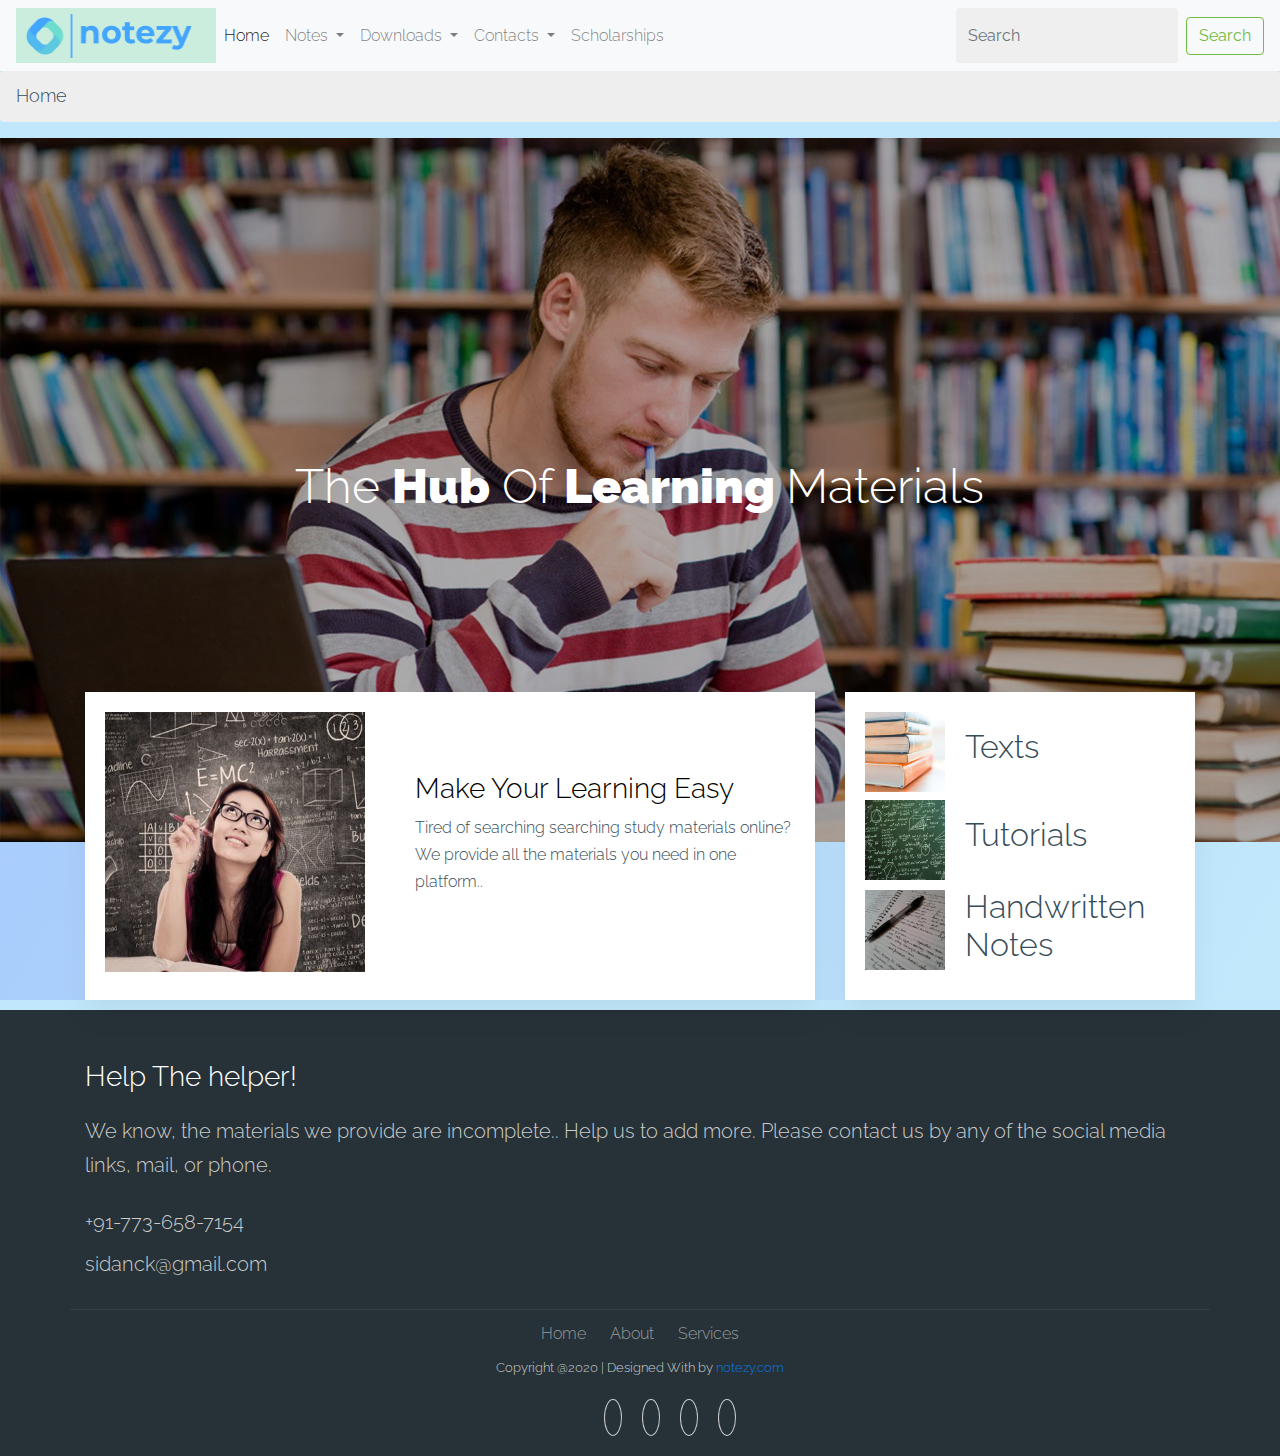
<file: index.html>
<!DOCTYPE html>
<html lang="en">
<head>
    <meta charset="UTF-8">
    <meta name="viewport" content="width=device-width, initial-scale=1">
    <title>Home</title>
    <link href="//maxcdn.bootstrapcdn.com/bootstrap/4.1.1/css/bootstrap.min.css" rel="stylesheet" id="bootstrap-css">
  <link rel="stylesheet" href="https://stackpath.bootstrapcdn.com/bootstrap/4.1.3/css/bootstrap.min.css" integrity="sha384-MCw98/SFnGE8fJT3GXwEOngsV7Zt27NXFoaoApmYm81iuXoPkFOJwJ8ERdknLPMO" crossorigin="anonymous">
  <link rel="stylesheet" href="https://use.fontawesome.com/releases/v5.2.0/css/all.css" integrity="sha384-hWVjflwFxL6sNzntih27bfxkr27PmbbK/iSvJ+a4+0owXq79v+lsFkW54bOGbiDQ" crossorigin="anonymous">
  <link href="project.css"  rel="stylesheet">
  <link href="https://fonts.googleapis.com/css2?family=Raleway:wght@400;700&display=swap" rel="stylesheet">
  <link href="https://fonts.googleapis.com/css2?family=Raleway:wght@400;700&display=swap" rel="stylesheet">

    
  <link rel="stylesheet" href="css/bootstrap.min.css">
  

  <!-- MAIN CSS -->
  <link rel="stylesheet" href="css/style.css">

  
  <script src="//maxcdn.bootstrapcdn.com/bootstrap/4.1.1/js/bootstrap.min.js"></script>
<script src="//cdnjs.cloudflare.com/ajax/libs/jquery/3.2.1/jquery.min.js"></script>

    <style>

      ul.breadcrumb {
        padding: 10px 16px;
        list-style: none;
        background-color: #eee;
      }
      ul.breadcrumb li {
        display: inline;
        font-size: 18px;
      }
      ul.breadcrumb li+li:before {
        padding: 8px;
        color: black;
        content: "/\00a0";
      }
      ul.breadcrumb li a {
        color: #0275d8;
        text-decoration: none;
      }
      ul.breadcrumb li a:hover {
        color: #01447e;
        text-decoration: none;
      }
      </style>
</head>
<body style="background-color:#c0e7fb;">
    <div><nav class="navbar navbar-expand-lg navbar-light bg-light">
        <img src="images/logo.PNG" style="width: 200px;">
        <button class="navbar-toggler" type="button" data-toggle="collapse" data-target="#navbarSupportedContent" aria-controls="navbarSupportedContent" aria-expanded="false" aria-label="Toggle navigation">
          <span class="navbar-toggler-icon"></span>
        </button>
      
        <div class="collapse navbar-collapse" id="navbarSupportedContent">
          <ul class="navbar-nav mr-auto">
            <li class="nav-item active">
              <a class="nav-link" href="home.html">Home <span class="sr-only">(current)</span></a>
            </li>
            <li class="nav-item dropdown">
                <a class="nav-link dropdown-toggle" href="#" id="navbarDropdown" role="button" data-toggle="dropdown" aria-haspopup="true" aria-expanded="false">
                  Notes 
                </a>
                <div class="dropdown-menu" aria-labelledby="navbarDropdown">
                  <a class="dropdown-item" href="graphics.html">1st Year Graphics</a>
                  <a class="dropdown-item" href="mech.html">1st Year Mechanics</a>
                  <a class="dropdown-item" href="asd.pdf">S3</a>
                  <a class="dropdown-item" href="#">S4 action</a>
                  <a class="dropdown-item" href="#">S5</a>
                  <a class="dropdown-item" href="#">S6 </a>
                  <a class="dropdown-item" href="#">S7</a>
                  <a class="dropdown-item" href="#"> S8</a>
                  
              </li>
              <li class="nav-item dropdown">
                <a class="nav-link dropdown-toggle" href="#" id="navbarDropdown" role="button" data-toggle="dropdown" aria-haspopup="true" aria-expanded="false">
                  Downloads 
                </a>
                <div class="dropdown-menu" aria-labelledby="navbarDropdown">
                  <a class="dropdown-item" href="">Results</a>
                  <a class="dropdown-item" href="mech.html">Circulars</a>
                  <a class="dropdown-item" href="#">Academic Calender</a>
                  
                  
              </li>
              <li class="nav-item dropdown">
                <a class="nav-link dropdown-toggle" href="#" id="navbarDropdown" role="button" data-toggle="dropdown" aria-haspopup="true" aria-expanded="false">
                  Contacts 
                </a>
                <div class="dropdown-menu" aria-labelledby="navbarDropdown">
                  <a class="dropdown-item" href="">Faculties</a>
                  <a class="dropdown-item" href="mech.html">Hostel</a>
                  <a class="dropdown-item" href="#">SAC</a>
                  
                  
              </li>
              
            <li class="nav-item">
              <a class="nav-link" href="#">Scholarships</a>
            </li>
            
          </ul>
          <form class="form-inline my-2 my-lg-0">
            <input class="form-control mr-sm-2" type="search" placeholder="Search" aria-label="Search">
            <button class="btn btn-outline-success my-2 my-sm-0" type="submit">Search</button>
          </form>
        </div>
      </nav></div>
      <ul class="breadcrumb">
        <li>Home</li>
      </ul>
    <div  style=" background-image: linear-gradient(120deg, #a1c4fd 0%, #c2e9fb 100%); width: 100%;min-height:600px;   ">

<div class="site-section-cover overlay" style="background-image: url('images/cvr.jpg');">
  <div class="container">
<div class="row align-items-center justify-content-center">
<div class="col-lg-10 text-center">
<h1>The <strong>Hub</strong> Of <strong>Learning </strong>Materials</h1>
</div>
</div>
</div>
</div>
<div class="container">
  <div class="row align-items-stretch overlap">
    <div class="col-lg-8">
      <div class="box h-100">
        <div class="d-flex align-items-center">
          <div class="img"><img src="images/ttt.jpg" class="img-fluid" alt="Image"></div>
          <div class="text">
            
            <h3><a href="#">Make Your Learning Easy</a></h3>
            <p>Tired of searching searching study materials online? We provide all the materials you need in one platform..</p>
            
            
          </div>
        </div>
      </div>
    </div>
    <div class="col-lg-4">
      <div class="box small h-100">
        <div class="d-flex align-items-center mb-2">
          <div class="img"><img src="images/tx.jpg" class="img-fluid" alt="Image"></div>
          <div class="text">
             <h2>Texts</h2>
          </div>
        </div>
        <div class="d-flex align-items-center mb-2">
          <div class="img"><img src="images/ttrl.jpg" class="img-fluid" alt="Image"></div>
          <div class="text">
            <h2>Tutorials</h2>
          </div>
        </div>
        <div class="d-flex align-items-center mb-2">
          <div class="img"><img src="images/hnd.jpg" class="img-fluid" alt="Image"></div>
          <div class="text">
            <h2>Handwritten Notes</h2>
          </div>
        </div>
      </div>
    </div>
  </div>
</div>


      
    </div>
    

    <!--footer starts from here-->
<footer class="footer" style="margin-top: 10px;">
  <div class="container bottom_border">
  <div class="row">
  <div class=" col-sm-12 col-md col-sm-12  col-12 col" ">
  <h3 class="headin5_amrc col_white_amrc pt2">Help   The    helper!</h3>
  <!--headin5_amrc-->
  <p style="font-size: 20px;" class="mb10">We know, the materials we provide are incomplete..  Help us to add more. Please contact us by any of the social media links, mail, or phone.</p>
  
  <p style="font-size: 20px;" ><i  class="fa fa-phone"></i>  +91-773-658-7154  </p>
  <p style="font-size: 20px;"><i class="fa fa fa-envelope"></i> sidanck@gmail.com  </p>
  
  
  </div>
  </div>
  </div>
  
  
  <div class="container">
  <ul class="foote_bottom_ul_amrc">
  <li><a href="http://webenlance.com">Home</a></li>
  <li><a href="http://webenlance.com">About</a></li>
  <li><a href="http://webenlance.com">Services</a></li>
  
  </ul>
  <!--foote_bottom_ul_amrc ends here-->
  <p class="text-center">Copyright @2020 | Designed With by <a href="#">notezy.com</a></p>
  
  <ul class="social_footer_ul">
  <li><a href="http://webenlance.com"><i class="fab fa-facebook-f"></i></a></li>
  <li><a href="http://webenlance.com"><i class="fab fa-twitter"></i></a></li>
  <li><a href="http://webenlance.com"><i class="fab fa-linkedin"></i></a></li>
  <li><a href="http://webenlance.com"><i class="fab fa-instagram"></i></a></li>
  </ul>
  <!--social_footer_ul ends here-->
  </div>

          
  
  
  </footer>



 
    <script src="https://code.jquery.com/jquery-3.3.1.slim.min.js" integrity="sha384-q8i/X+965DzO0rT7abK41JStQIAqVgRVzpbzo5smXKp4YfRvH+8abtTE1Pi6jizo" crossorigin="anonymous"></script>
  <script src="https://cdnjs.cloudflare.com/ajax/libs/popper.js/1.14.3/umd/popper.min.js" integrity="sha384-ZMP7rVo3mIykV+2+9J3UJ46jBk0WLaUAdn689aCwoqbBJiSnjAK/l8WvCWPIPm49" crossorigin="anonymous"></script>
  <script src="https://stackpath.bootstrapcdn.com/bootstrap/4.1.3/js/bootstrap.min.js" integrity="sha384-ChfqqxuZUCnJSK3+MXmPNIyE6ZbWh2IMqE241rYiqJxyMiZ6OW/JmZQ5stwEULTy" crossorigin="anonymous"></script>
  
</body>
</html>
</file>
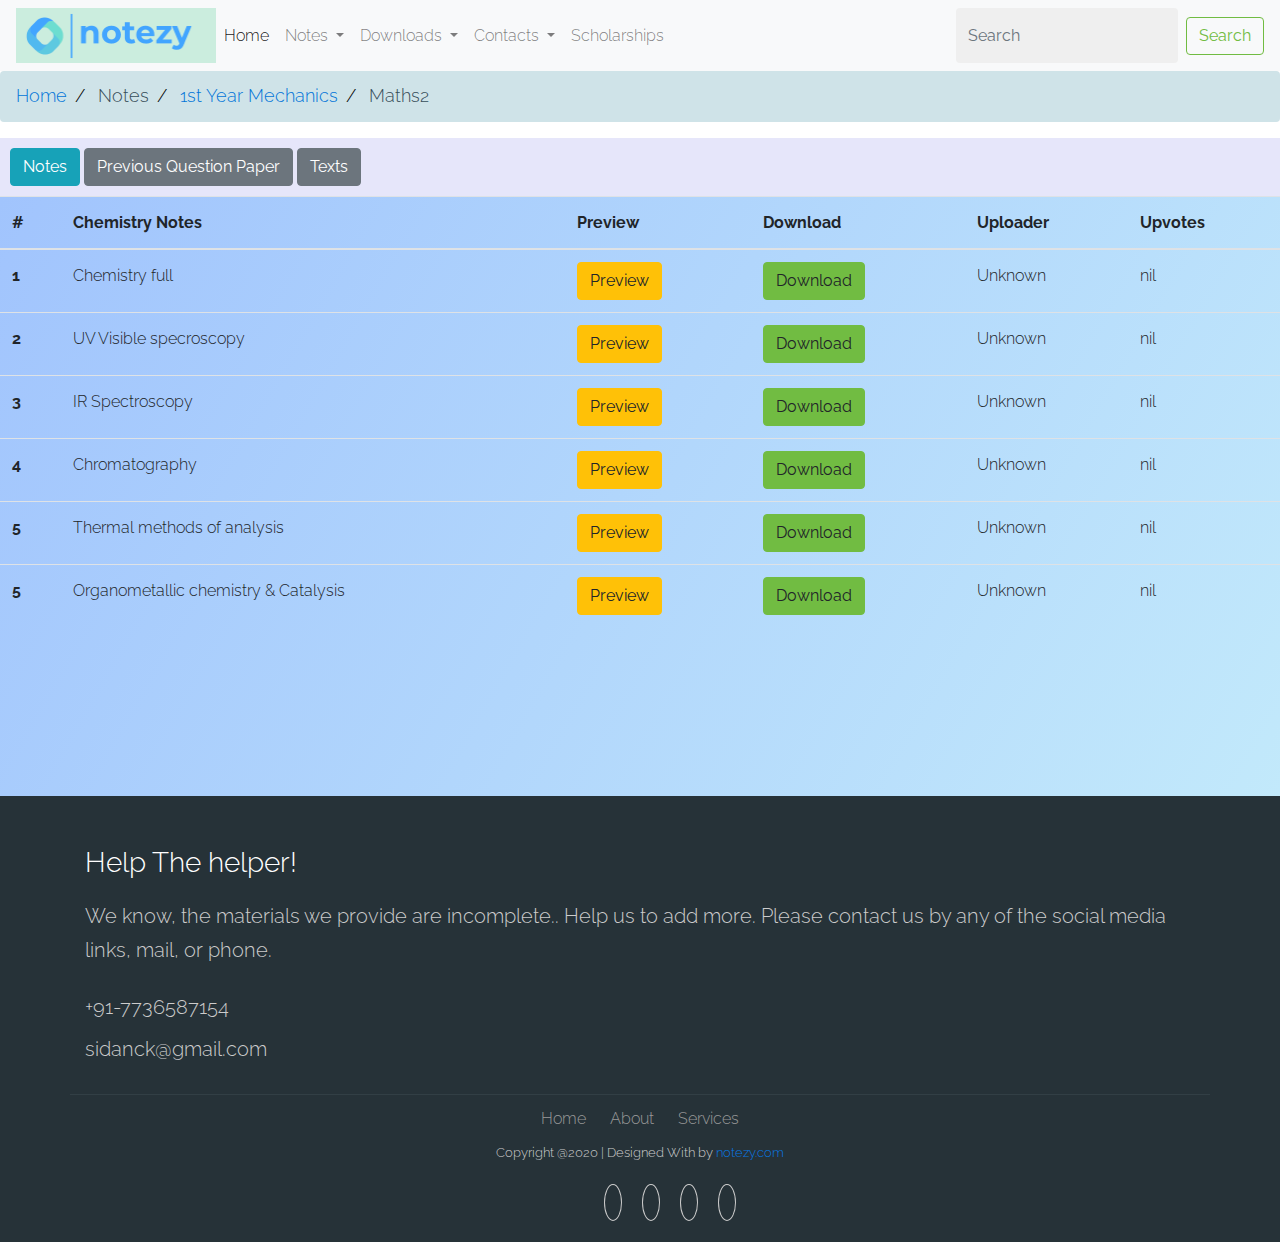
<file: chem.html>
<!DOCTYPE html>
<html lang="en">
<head>
    <meta charset="UTF-8">
    <meta name="viewport" content="width=device-width, initial-scale=1">
    <title>chem</title>
    <link href="//maxcdn.bootstrapcdn.com/bootstrap/4.1.1/css/bootstrap.min.css" rel="stylesheet" id="bootstrap-css">
  <link rel="stylesheet" href="https://stackpath.bootstrapcdn.com/bootstrap/4.1.3/css/bootstrap.min.css" integrity="sha384-MCw98/SFnGE8fJT3GXwEOngsV7Zt27NXFoaoApmYm81iuXoPkFOJwJ8ERdknLPMO" crossorigin="anonymous">
  <link rel="stylesheet" href="https://use.fontawesome.com/releases/v5.2.0/css/all.css" integrity="sha384-hWVjflwFxL6sNzntih27bfxkr27PmbbK/iSvJ+a4+0owXq79v+lsFkW54bOGbiDQ" crossorigin="anonymous">
  <link href="project.css"  rel="stylesheet">
  <link href="https://fonts.googleapis.com/css2?family=Raleway:wght@400;700&display=swap" rel="stylesheet">

    
  <link rel="stylesheet" href="css/bootstrap.min.css">
  

  <!-- MAIN CSS -->
  <link rel="stylesheet" href="css/style.css">

  <script src="//maxcdn.bootstrapcdn.com/bootstrap/4.1.1/js/bootstrap.min.js"></script>
<script src="//cdnjs.cloudflare.com/ajax/libs/jquery/3.2.1/jquery.min.js"></script>

    <style>

      ul.breadcrumb {
        padding: 10px 16px;
        list-style: none;
        background-color: #cfe3e8;
      }
      ul.breadcrumb li {
        display: inline;
        font-size: 18px;
      }
      ul.breadcrumb li+li:before {
        padding: 8px;
        color: black;
        content: "/\00a0";
      }
      ul.breadcrumb li a {
        color: #0275d8;
        text-decoration: none;
      }
      ul.breadcrumb li a:hover {
        color: #01447e;
        text-decoration: none;
      }
      </style>
</head>
<body>
    <div><nav class="navbar navbar-expand-lg navbar-light bg-light">
      <img src="images/logo.PNG" style="width: 200px;">
        <button class="navbar-toggler" type="button" data-toggle="collapse" data-target="#navbarSupportedContent" aria-controls="navbarSupportedContent" aria-expanded="false" aria-label="Toggle navigation">
          <span class="navbar-toggler-icon"></span>
        </button>
      
        <div class="collapse navbar-collapse" id="navbarSupportedContent">
          <ul class="navbar-nav mr-auto">
            <li class="nav-item active">
              <a class="nav-link" href="home.html">Home <span class="sr-only">(current)</span></a>
            </li>
            <li class="nav-item dropdown">
                <a class="nav-link dropdown-toggle" href="#" id="navbarDropdown" role="button" data-toggle="dropdown" aria-haspopup="true" aria-expanded="false">
                  Notes 
                </a>
                <div class="dropdown-menu" aria-labelledby="navbarDropdown">
                  <a class="dropdown-item" href="graphics.html">1st Year Graphics</a>
                  <a class="dropdown-item" href="mech.html">1st Year Mechanics</a>
                  <a class="dropdown-item" href="asd.pdf">S3</a>
                  <a class="dropdown-item" href="#">S4 action</a>
                  <a class="dropdown-item" href="#">S5</a>
                  <a class="dropdown-item" href="#">S6 </a>
                  <a class="dropdown-item" href="#">S7</a>
                  <a class="dropdown-item" href="#"> S8</a>
                  
              </li>
              <li class="nav-item dropdown">
                <a class="nav-link dropdown-toggle" href="#" id="navbarDropdown" role="button" data-toggle="dropdown" aria-haspopup="true" aria-expanded="false">
                  Downloads 
                </a>
                <div class="dropdown-menu" aria-labelledby="navbarDropdown">
                  <a class="dropdown-item" href="">Results</a>
                  <a class="dropdown-item" href="mech.html">Circulars</a>
                  <a class="dropdown-item" href="#">Academic Calender</a>
                  
                  
              </li>
              <li class="nav-item dropdown">
                <a class="nav-link dropdown-toggle" href="#" id="navbarDropdown" role="button" data-toggle="dropdown" aria-haspopup="true" aria-expanded="false">
                  Contacts 
                </a>
                <div class="dropdown-menu" aria-labelledby="navbarDropdown">
                  <a class="dropdown-item" href="">Faculties</a>
                  <a class="dropdown-item" href="mech.html">Hostel</a>
                  <a class="dropdown-item" href="#">SAC</a>
                  
                  
              </li>
              
            <li class="nav-item">
              <a class="nav-link" href="#">Scholarships</a>
            </li>
            
          </ul>
          <form class="form-inline my-2 my-lg-0">
            <input class="form-control mr-sm-2" type="search" placeholder="Search" aria-label="Search">
            <button class="btn btn-outline-success my-2 my-sm-0" type="submit">Search</button>
          </form>
        </div>
      </nav></div>
      <ul class="breadcrumb">
        <li><a href="home.html">Home</a></li>
        <li>Notes</li>
        <li><a href="mech.html">1st Year Mechanics</a></li>
        <li>Maths2</li>
        
      </ul>
      <div class="container-fluid" style="padding: 10px ;background-color: lavender;;">
        <button type="button" id="a" class="btn btn-info"> Notes</button>
        <button type="button" id="c" class="btn btn-secondary">Previous Question Paper</button>
        <button type="button" id="d" class="btn btn-secondary">Texts</button>
        </div>
        
        
        <div id="t1" >
        
          <div class="tbl" style="background-image: linear-gradient(120deg, #a1c4fd 0%, #c2e9fb 100%); width: 100%;min-height:600px;">
          
            <table class="table table-hover   " style=background-image: linear-gradient(120deg, #a1c4fd 0%, #c2e9fb 100%);">
            
              <thead>
                <tr>
                  <th scope="col">#</th>
                  <th scope="col">Chemistry Notes</th>
                  <th scope="col">Preview</th>
                  <th scope="col">Download</th>
                  <th scope="col">Uploader</th>
                  <th scope="col">Upvotes</th>
                </tr>
              </thead>
              <tbody>
                <tr>
                  <th scope="row">1</th>
                  <td>Chemistry full</td>
                  <td><button type="button" class="btn btn-warning"><a style="text-decoration: none;color: inherit;" href="notes/Chemistry/CY1001D full ppt .pdf">Preview</a></button></td>
                  <td><button type="button" class="btn btn-success"><a style="text-decoration: none;color: inherit;" href="notes/Chemistry/CY1001D full ppt .pdf" download="">Download</a></button></button></td>
                   <td>Unknown</td>
                  <td>nil</td>
                </tr>
                
                <tr>
                  <th scope="row">2</th>
                  <td>UV Visible specroscopy</td>
                  <td><button type="button" class="btn btn-warning"><a style="text-decoration: none;color: inherit;" href="notes/Chemistry/2.UV-Visible Spectroscopy - JB Final (22.08.2019).pdf">Preview</a></button></td>
                  <td><button type="button" class="btn btn-success"><a style="text-decoration: none;color: inherit;" href="notes/Chemistry/2.UV-Visible Spectroscopy - JB Final (22.08.2019).pdf" download="">Download</a></button></button></td>
                   <td>Unknown</td>
                  <td>nil</td>
                </tr>
                <tr>
                  <th scope="row">3</th>
                  <td>IR Spectroscopy</td>
                  <td><button type="button" class="btn btn-warning"><a style="text-decoration: none;color: inherit;" href="notes/Chemistry/IR Spectroscopy - JB (28.08.2019)-converted.pdf">Preview</a></button></td>
                  <td><button type="button" class="btn btn-success"><a style="text-decoration: none;color: inherit;" href="notes/Chemistry/IR Spectroscopy - JB (28.08.2019)-converted.pdf" download="">Download</a></button></button></td>
                   <td>Unknown</td>
                  <td>nil</td>
                </tr>
                <tr>
                  <th scope="row">4</th>
                  <td>Chromatography</td>
                  <td><button type="button" class="btn btn-warning"><a style="text-decoration: none;color: inherit;" href="notes/Chemistry/DOC-20200124-WA0012.pdf">Preview</a></button></td>
                  <td><button type="button" class="btn btn-success"><a style="text-decoration: none;color: inherit;" href="notes/Chemistry/DOC-20200124-WA0012.pdf" download="">Download</a></button></button></td>
                   <td>Unknown</td>
                  <td>nil</td>
                </tr>
                
                <tr>
                  <th scope="row">5</th>
                  <td>Thermal methods of analysis</td>
                  <td><button type="button" class="btn btn-warning"><a style="text-decoration: none;color: inherit;" href="notes/Chemistry/null.pdf">Preview</a></button></td>
                  <td><button type="button" class="btn btn-success"><a style="text-decoration: none;color: inherit;" href="notes/Chemistry/null.pdf" download="">Download</a></button></button></td>
                   <td>Unknown</td>
                  <td>nil</td>
                </tr>

                <tr>
                    <th scope="row">5</th>
                    <td>Organometallic chemistry & Catalysis</td>
                    <td><button type="button" class="btn btn-warning"><a style="text-decoration: none;color: inherit;" href="notes/Chemistry/null-4.pdf">Preview</a></button></td>
                    <td><button type="button" class="btn btn-success"><a style="text-decoration: none;color: inherit;" href="notes/Chemistry/null-4.pdf" download="">Download</a></button></button></td>
                     <td>Unknown</td>
                    <td>nil</td>
                  </tr>
          
                
              
                
              </tbody>
            </table>
          
          </div>
        </div>
        
        <div id="t3" style="display: none;">
          <div class="tbl" style="background-image: linear-gradient(120deg, #a1c4fd 0%, #c2e9fb 100%); width: 100%;min-height:600px;">
          
            <table class="table table-hover   " style=background-image: linear-gradient(120deg, #a1c4fd 0%, #c2e9fb 100%);">
            
              <thead>
                <tr>
                  <th scope="col">#</th>
                  <th scope="col">Chemistry Previous</th>
                  <th scope="col">Preview</th>
                  <th scope="col">Download</th>
                  </tr>
              </thead>
              <tbody>
                <tr>
                  <th scope="row">1</th>
                  <td>T1 2016</td>
                  <td><button type="button" class="btn btn-warning"><a style="text-decoration: none;color: inherit;" href="https://drive.google.com/file/d/1oDVA_PEBW-TO4IwzG4xhRlAraZVN43bD/view">Preview</a></button></td>
                  <td><button type="button" class="btn btn-success"><a style="text-decoration: none;color: inherit;" href="https://drive.google.com/file/d/1oDVA_PEBW-TO4IwzG4xhRlAraZVN43bD/view" download="">Download</a></button></button></td>
                   </tr>
                
                   
              
                
              </tbody>
            </table>
          
          </div>
        </div>

        <div id="t4" style="display: none;">
          <div class="tbl" style="background-image: linear-gradient(120deg, #a1c4fd 0%, #c2e9fb 100%); width: 100%;min-height:600px;">
          
            <table class="table table-hover   " style=background-image: linear-gradient(120deg, #a1c4fd 0%, #c2e9fb 100%);">
            
              <thead>
                <tr>
                  <th scope="col">#</th>
                  <th scope="col">Texts</th>
                  <th scope="col">Preview</th>
                  <th scope="col">Download</th>
                  </tr>
              </thead>
              <tbody>
                <tr>
                  <th scope="row">1</th>
                  <td>Fundamentals of molecular spectroscopys</td>
                  <td><button type="button" class="btn btn-warning"><a style="text-decoration: none;color: inherit;" href="notes/Chemistry/Fundamentals of molecular spectroscopy.pdf">Preview</a></button></td>
                  <td><button type="button" class="btn btn-success"><a style="text-decoration: none;color: inherit;" href="notes/Chemistry/Fundamentals of molecular spectroscopy.pdf" download="">Download</a></button></button></td>
                   </tr>
                  
              </tbody>
            </table>
          
          </div>
        </div>
        
        
        <script>
        
          
          
          $(document).ready(function(){
              $("#c").click(function(){
                  $("#c").removeClass("btn btn-secondary");
                  $("#a").removeClass("btn btn-info");
                  $("#d").removeClass("btn btn-info");
                  $("#c").addClass("btn btn-info");
                  $("#a").addClass("btn btn-secondary");
                  $("#d").addClass("btn btn-secondary");
                  $("#t4").hide();
                  $("#t3").show();
                  $("#t1").hide();
                 
              });
          });
          $(document).ready(function(){
              $("#a").click(function(){
                  $("#a").removeClass("btn btn-secondary");
                  $("#c").removeClass("btn btn-info");
                  $("#d").removeClass("btn btn-info");
                  $("#a").addClass("btn btn-info");
                  $("#c").addClass("btn btn-secondary");
                  $("#d").addClass("btn btn-secondary");                 
                  $("#t4").hide();
                  $("#t1").show();
                  $("#t3").hide();
              
              });
          }); 

          $(document).ready(function(){
              $("#d").click(function(){
                  $("#d").removeClass("btn btn-secondary");
                  $("#a").removeClass("btn btn-info");
                  $("#c").removeClass("btn btn-info");
                  $("#d").addClass("btn btn-info");
                   $("#a").addClass("btn btn-secondary");
                  $("#c").addClass("btn btn-secondary");
                  $("#t4").show();
                  $("#t1").hide();
                  $("#t3").hide();
                
              });
          });
          </script>
          </div>
        
  
    

 <!--footer starts from here-->
<footer class="footer">
  <div class="container bottom_border">
  <div class="row">
  <div class=" col-sm-12 col-md col-sm-12  col-12 col" ">
  <h3 class="headin5_amrc col_white_amrc pt2">Help   The    helper!</h3>
  <!--headin5_amrc-->
  <p style="font-size: 20px;" class="mb10">We know, the materials we provide are incomplete..  Help us to add more. Please contact us by any of the social media links, mail, or phone.</p>
  
  <p style="font-size: 20px;" ><i  class="fa fa-phone"></i>  +91-7736587154  </p>
  <p style="font-size: 20px;"><i class="fa fa fa-envelope"></i> sidanck@gmail.com  </p>
  
  
  </div>
  </div>
  </div>
  
  
  <div class="container">
  <ul class="foote_bottom_ul_amrc">
  <li><a href="http://webenlance.com">Home</a></li>
  <li><a href="http://webenlance.com">About</a></li>
  <li><a href="http://webenlance.com">Services</a></li>
  
  </ul>
  <!--foote_bottom_ul_amrc ends here-->
  <p class="text-center">Copyright @2020 | Designed With by <a href="#">notezy.com</a></p>
  
  <ul class="social_footer_ul">
  <li><a href="http://webenlance.com"><i class="fab fa-facebook-f"></i></a></li>
  <li><a href="http://webenlance.com"><i class="fab fa-twitter"></i></a></li>
  <li><a href="http://webenlance.com"><i class="fab fa-linkedin"></i></a></li>
  <li><a href="http://webenlance.com"><i class="fab fa-instagram"></i></a></li>
  </ul>
  <!--social_footer_ul ends here-->
  </div>
  
  </footer>




    <script src="https://code.jquery.com/jquery-3.3.1.slim.min.js" integrity="sha384-q8i/X+965DzO0rT7abK41JStQIAqVgRVzpbzo5smXKp4YfRvH+8abtTE1Pi6jizo" crossorigin="anonymous"></script>
  <script src="https://cdnjs.cloudflare.com/ajax/libs/popper.js/1.14.3/umd/popper.min.js" integrity="sha384-ZMP7rVo3mIykV+2+9J3UJ46jBk0WLaUAdn689aCwoqbBJiSnjAK/l8WvCWPIPm49" crossorigin="anonymous"></script>
  <script src="https://stackpath.bootstrapcdn.com/bootstrap/4.1.3/js/bootstrap.min.js" integrity="sha384-ChfqqxuZUCnJSK3+MXmPNIyE6ZbWh2IMqE241rYiqJxyMiZ6OW/JmZQ5stwEULTy" crossorigin="anonymous"></script>
  
</body>
</html>
</file>
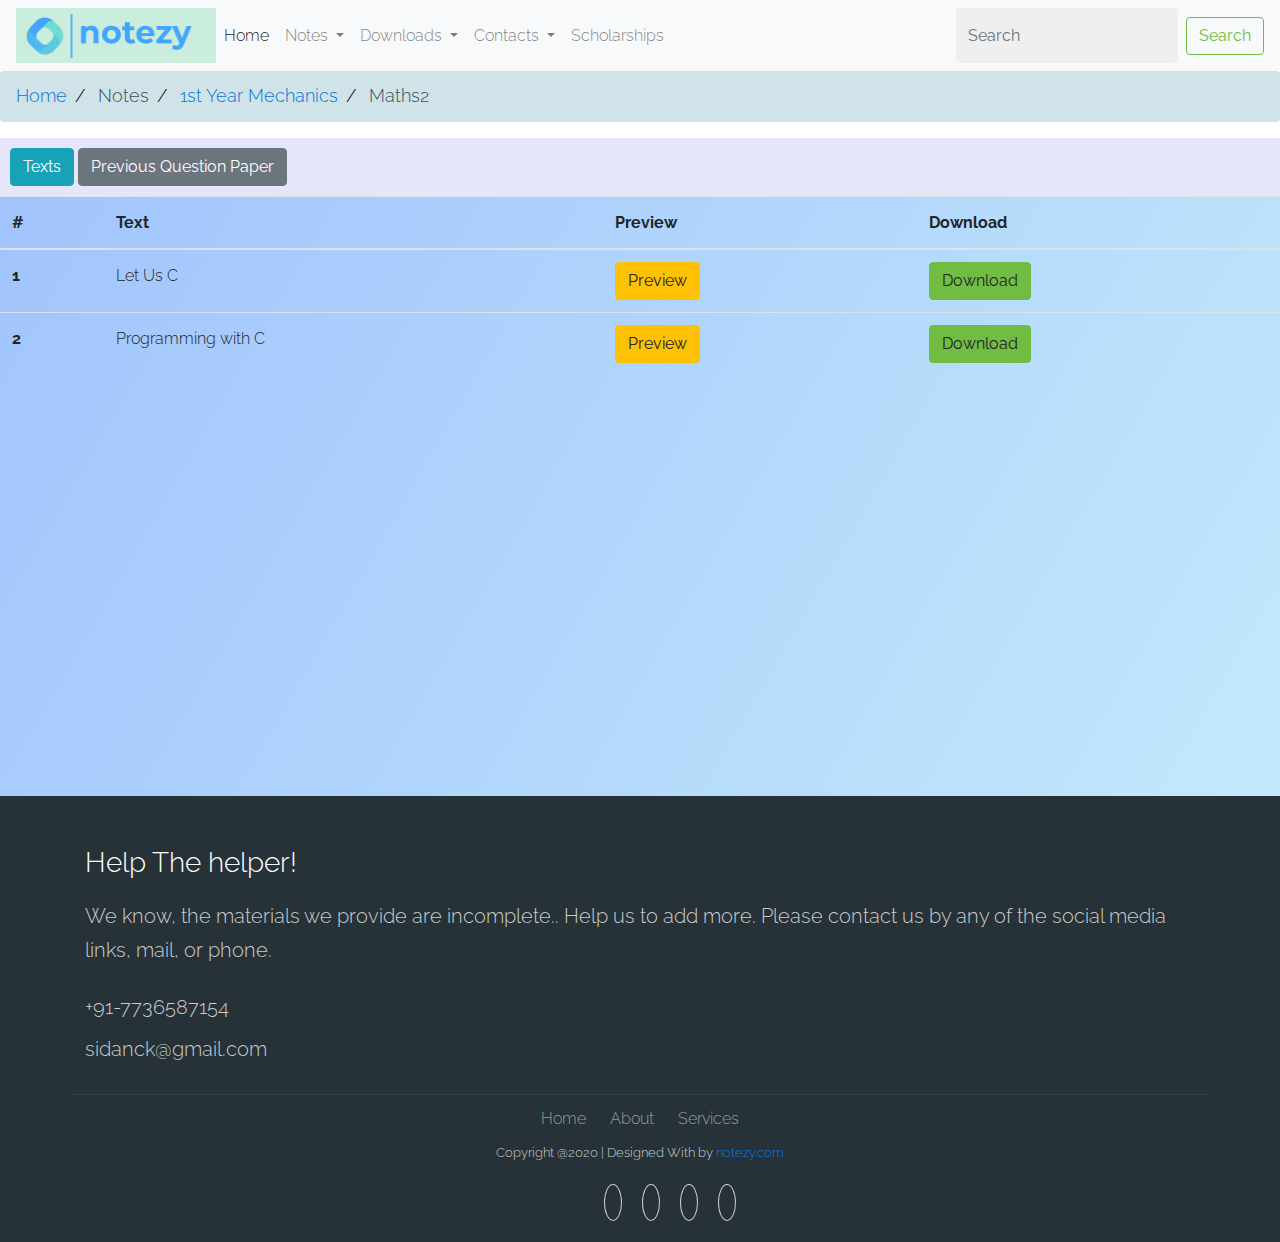
<file: cp.html>
<!DOCTYPE html>
<html lang="en">
<head>
    <meta charset="UTF-8">
    <meta name="viewport" content="width=device-width, initial-scale=1">
    <title>cp</title>
    <link href="//maxcdn.bootstrapcdn.com/bootstrap/4.1.1/css/bootstrap.min.css" rel="stylesheet" id="bootstrap-css">
  <link rel="stylesheet" href="https://stackpath.bootstrapcdn.com/bootstrap/4.1.3/css/bootstrap.min.css" integrity="sha384-MCw98/SFnGE8fJT3GXwEOngsV7Zt27NXFoaoApmYm81iuXoPkFOJwJ8ERdknLPMO" crossorigin="anonymous">
  <link rel="stylesheet" href="https://use.fontawesome.com/releases/v5.2.0/css/all.css" integrity="sha384-hWVjflwFxL6sNzntih27bfxkr27PmbbK/iSvJ+a4+0owXq79v+lsFkW54bOGbiDQ" crossorigin="anonymous">
  <link href="project.css"  rel="stylesheet">
  <link href="https://fonts.googleapis.com/css2?family=Raleway:wght@400;700&display=swap" rel="stylesheet">

    
  <link rel="stylesheet" href="css/bootstrap.min.css">
  

  <!-- MAIN CSS -->
  <link rel="stylesheet" href="css/style.css">

  <script src="//maxcdn.bootstrapcdn.com/bootstrap/4.1.1/js/bootstrap.min.js"></script>
<script src="//cdnjs.cloudflare.com/ajax/libs/jquery/3.2.1/jquery.min.js"></script>

    <style>

      ul.breadcrumb {
        padding: 10px 16px;
        list-style: none;
        background-color: #cfe3e8;
      }
      ul.breadcrumb li {
        display: inline;
        font-size: 18px;
      }
      ul.breadcrumb li+li:before {
        padding: 8px;
        color: black;
        content: "/\00a0";
      }
      ul.breadcrumb li a {
        color: #0275d8;
        text-decoration: none;
      }
      ul.breadcrumb li a:hover {
        color: #01447e;
        text-decoration: none;
      }
      </style>
</head>
<body>
    <div><nav class="navbar navbar-expand-lg navbar-light bg-light">
      <img src="images/logo.PNG" style="width: 200px;">
        <button class="navbar-toggler" type="button" data-toggle="collapse" data-target="#navbarSupportedContent" aria-controls="navbarSupportedContent" aria-expanded="false" aria-label="Toggle navigation">
          <span class="navbar-toggler-icon"></span>
        </button>
      
        <div class="collapse navbar-collapse" id="navbarSupportedContent">
          <ul class="navbar-nav mr-auto">
            <li class="nav-item active">
              <a class="nav-link" href="home.html">Home <span class="sr-only">(current)</span></a>
            </li>
            <li class="nav-item dropdown">
                <a class="nav-link dropdown-toggle" href="#" id="navbarDropdown" role="button" data-toggle="dropdown" aria-haspopup="true" aria-expanded="false">
                  Notes 
                </a>
                <div class="dropdown-menu" aria-labelledby="navbarDropdown">
                  <a class="dropdown-item" href="graphics.html">1st Year Graphics</a>
                  <a class="dropdown-item" href="mech.html">1st Year Mechanics</a>
                  <a class="dropdown-item" href="asd.pdf">S3</a>
                  <a class="dropdown-item" href="#">S4 action</a>
                  <a class="dropdown-item" href="#">S5</a>
                  <a class="dropdown-item" href="#">S6 </a>
                  <a class="dropdown-item" href="#">S7</a>
                  <a class="dropdown-item" href="#"> S8</a>
                  
              </li>
              <li class="nav-item dropdown">
                <a class="nav-link dropdown-toggle" href="#" id="navbarDropdown" role="button" data-toggle="dropdown" aria-haspopup="true" aria-expanded="false">
                  Downloads 
                </a>
                <div class="dropdown-menu" aria-labelledby="navbarDropdown">
                  <a class="dropdown-item" href="">Results</a>
                  <a class="dropdown-item" href="mech.html">Circulars</a>
                  <a class="dropdown-item" href="#">Academic Calender</a>
                  
                  
              </li>
              <li class="nav-item dropdown">
                <a class="nav-link dropdown-toggle" href="#" id="navbarDropdown" role="button" data-toggle="dropdown" aria-haspopup="true" aria-expanded="false">
                  Contacts 
                </a>
                <div class="dropdown-menu" aria-labelledby="navbarDropdown">
                  <a class="dropdown-item" href="">Faculties</a>
                  <a class="dropdown-item" href="mech.html">Hostel</a>
                  <a class="dropdown-item" href="#">SAC</a>
                  
                  
              </li>
              
            <li class="nav-item">
              <a class="nav-link" href="#">Scholarships</a>
            </li>
            
          </ul>
          <form class="form-inline my-2 my-lg-0">
            <input class="form-control mr-sm-2" type="search" placeholder="Search" aria-label="Search">
            <button class="btn btn-outline-success my-2 my-sm-0" type="submit">Search</button>
          </form>
        </div>
      </nav></div>
      <ul class="breadcrumb">
        <li><a href="home.html">Home</a></li>
        <li>Notes</li>
        <li><a href="mech.html">1st Year Mechanics</a></li>
        <li>Maths2</li>
        
      </ul>
      <div class="container-fluid" style="padding: 10px ;background-color: lavender;;">
      <!--<button type="button" id="a" class="btn btn-info"> Notes</button>-->
        <button type="button" id="c" class="btn btn-info">Texts</button>
        <button type="button" id="d" class="btn btn-secondary">Previous Question Paper</button>
        </div>
        
        
       <!-- <div id="t1" >
        
          <div class="tbl" style="background-image: linear-gradient(120deg, #a1c4fd 0%, #c2e9fb 100%); width: 100%;min-height:600px;">
          
            <table class="table table-hover   " style=background-image: linear-gradient(120deg, #a1c4fd 0%, #c2e9fb 100%);">
            
              <thead>
                <tr>
                  <th scope="col">#</th>
                  <th scope="col">Maths Notes</th>
                  <th scope="col">Preview</th>
                  <th scope="col">Download</th>
                  <th scope="col">Uploader</th>
                  <th scope="col">Upvotes</th>
                </tr>
              </thead>
              <tbody>
                <tr>
                  <th scope="row">1</th>
                  <td>Chemistry full</td>
                  <td><button type="button" class="btn btn-warning"><a style="text-decoration: none;color: inherit;" href="notes/Chemistry/CY1001D full ppt .pdf">Preview</a></button></td>
                  <td><button type="button" class="btn btn-success"><a style="text-decoration: none;color: inherit;" href="notes/Chemistry/CY1001D full ppt .pdf" download="">Download</a></button></button></td>
                   <td>Unknown</td>
                  <td>nil</td>
                </tr>
                
                <tr>
                  <th scope="row">2</th>
                  <td>UV Visible specroscopy</td>
                  <td><button type="button" class="btn btn-warning"><a style="text-decoration: none;color: inherit;" href="notes/Chemistry/2.UV-Visible Spectroscopy - JB Final (22.08.2019).pdf">Preview</a></button></td>
                  <td><button type="button" class="btn btn-success"><a style="text-decoration: none;color: inherit;" href="notes/Chemistry/2.UV-Visible Spectroscopy - JB Final (22.08.2019).pdf" download="">Download</a></button></button></td>
                   <td>Unknown</td>
                  <td>nil</td>
                </tr>
                <tr>
                  <th scope="row">3</th>
                  <td>IR Spectroscopy</td>
                  <td><button type="button" class="btn btn-warning"><a style="text-decoration: none;color: inherit;" href="notes/Chemistry/IR Spectroscopy - JB (28.08.2019)-converted.pdf">Preview</a></button></td>
                  <td><button type="button" class="btn btn-success"><a style="text-decoration: none;color: inherit;" href="notes/Chemistry/IR Spectroscopy - JB (28.08.2019)-converted.pdf" download="">Download</a></button></button></td>
                   <td>Unknown</td>
                  <td>nil</td>
                </tr>
                <tr>
                  <th scope="row">4</th>
                  <td>Chromatography</td>
                  <td><button type="button" class="btn btn-warning"><a style="text-decoration: none;color: inherit;" href="notes/Chemistry/DOC-20200124-WA0012.pdf">Preview</a></button></td>
                  <td><button type="button" class="btn btn-success"><a style="text-decoration: none;color: inherit;" href="notes/Chemistry/DOC-20200124-WA0012.pdf" download="">Download</a></button></button></td>
                   <td>Unknown</td>
                  <td>nil</td>
                </tr>
                
                <tr>
                  <th scope="row">5</th>
                  <td>Thermal methods of analysis</td>
                  <td><button type="button" class="btn btn-warning"><a style="text-decoration: none;color: inherit;" href="notes/Chemistry/null.pdf">Preview</a></button></td>
                  <td><button type="button" class="btn btn-success"><a style="text-decoration: none;color: inherit;" href="notes/Chemistry/null.pdf" download="">Download</a></button></button></td>
                   <td>Unknown</td>
                  <td>nil</td>
                </tr>

                <tr>
                    <th scope="row">5</th>
                    <td>Organometallic chemistry & Catalysis</td>
                    <td><button type="button" class="btn btn-warning"><a style="text-decoration: none;color: inherit;" href="notes/Chemistry/null-4.pdf">Preview</a></button></td>
                    <td><button type="button" class="btn btn-success"><a style="text-decoration: none;color: inherit;" href="notes/Chemistry/null-4.pdf" download="">Download</a></button></button></td>
                     <td>Unknown</td>
                    <td>nil</td>
                  </tr>
          
                
              
                
              </tbody>
            </table>
          
          </div>
        </div>-->
        
        <div id="t3" >
          <div class="tbl" style="background-image: linear-gradient(120deg, #a1c4fd 0%, #c2e9fb 100%); width: 100%;min-height:600px;">
          
            <table class="table table-hover   " style=background-image: linear-gradient(120deg, #a1c4fd 0%, #c2e9fb 100%);">
            
              <thead>
                <tr>
                  <th scope="col">#</th>
                  <th scope="col">Text</th>
                  <th scope="col">Preview</th>
                  <th scope="col">Download</th>
                  </tr>
              </thead>
              <tbody>
                <tr>
                  <th scope="row">1</th>
                  <td>Let Us C</td>
                  <td><button type="button" class="btn btn-warning"><a style="text-decoration: none;color: inherit;" href="notes/Computer programming/Let Us C - sphoorthyengg.com.pdf">Preview</a></button></td>
                  <td><button type="button" class="btn btn-success"><a style="text-decoration: none;color: inherit;" href="notes/Computer programming/Let Us C - sphoorthyengg.com.pdf" download="">Download</a></button></button></td>
                   </tr>
                
                   <tr>
                    <th scope="row">2</th>
                    <td>Programming with C</td>
                    <td><button type="button" class="btn btn-warning"><a style="text-decoration: none;color: inherit;" href="notes/Computer programming/programming with c.pdf - sphoorthyengg.com.pdf">Preview</a></button></td>
                    <td><button type="button" class="btn btn-success"><a style="text-decoration: none;color: inherit;" href="notes/Computer programming/programming with c.pdf" download="">Download</a></button></button></td>
                     </tr>
                
                   
              
                
              </tbody>
            </table>
          
          </div>
        </div>

        <div id="t4" style="display: none;">
          <div class="tbl" style="background-image: linear-gradient(120deg, #a1c4fd 0%, #c2e9fb 100%); width: 100%;min-height:600px;">
          
            <table class="table table-hover   " style=background-image: linear-gradient(120deg, #a1c4fd 0%, #c2e9fb 100%);">
            
              <thead>
                <tr>
                  <th scope="col">#</th>
                  <th scope="col">Previous Qn</th>
                  <th scope="col">Preview</th>
                  <th scope="col">Download</th>
                  </tr>
              </thead>
              <tbody>
                <tr>
                  <th scope="row">1</th>
                  <td>End Sem 2014</td>
                  <td><button type="button" class="btn btn-warning"><a style="text-decoration: none;color: inherit;" href="notes/Computer programming/ZZ1004_end_wint_14.PDF">Preview</a></button></td>
                  <td><button type="button" class="btn btn-success"><a style="text-decoration: none;color: inherit;" href="notes/Computer programming/ZZ1004_end_wint_14.PDF" download="">Download</a></button></button></td>
                   </tr>
                   <tr>
                    <th scope="row">2</th>
                    <td>T1 2019</td>
                    <td><button type="button" class="btn btn-warning"><a style="text-decoration: none;color: inherit;" href="notes/Computer programming/Test1_Key_$ (1).pdf">Preview</a></button></td>
                    <td><button type="button" class="btn btn-success"><a style="text-decoration: none;color: inherit;" href="notes/Computer programming/Test1_Key_$ (1).pdf" download="">Download</a></button></button></td>
                     </tr>
                  
              </tbody>
            </table>
          
          </div>
        </div>
        
        
        <script>
        
          
          
          $(document).ready(function(){
              $("#c").click(function(){
                  $("#c").removeClass("btn btn-secondary");
                  $("#a").removeClass("btn btn-info");
                  $("#d").removeClass("btn btn-info");
                  $("#c").addClass("btn btn-info");
                  $("#a").addClass("btn btn-secondary");
                  $("#d").addClass("btn btn-secondary");
                  $("#t4").hide();
                  $("#t3").show();
                  $("#t1").hide();
                 
              });
          });
          $(document).ready(function(){
              $("#a").click(function(){
                  $("#a").removeClass("btn btn-secondary");
                  $("#c").removeClass("btn btn-info");
                  $("#d").removeClass("btn btn-info");
                  $("#a").addClass("btn btn-info");
                  $("#c").addClass("btn btn-secondary");
                  $("#d").addClass("btn btn-secondary");                 
                  $("#t4").hide();
                  $("#t1").show();
                  $("#t3").hide();
              
              });
          }); 

          $(document).ready(function(){
              $("#d").click(function(){
                  $("#d").removeClass("btn btn-secondary");
                  $("#a").removeClass("btn btn-info");
                  $("#c").removeClass("btn btn-info");
                  $("#d").addClass("btn btn-info");
                   $("#a").addClass("btn btn-secondary");
                  $("#c").addClass("btn btn-secondary");
                  $("#t4").show();
                  $("#t1").hide();
                  $("#t3").hide();
                
              });
          });
          </script>
          </div>
        
  
    

 <!--footer starts from here-->
<footer class="footer">
  <div class="container bottom_border">
  <div class="row">
  <div class=" col-sm-12 col-md col-sm-12  col-12 col" ">
  <h3 class="headin5_amrc col_white_amrc pt2">Help   The    helper!</h3>
  <!--headin5_amrc-->
  <p style="font-size: 20px;" class="mb10">We know, the materials we provide are incomplete..  Help us to add more. Please contact us by any of the social media links, mail, or phone.</p>
  
  <p style="font-size: 20px;" ><i  class="fa fa-phone"></i>  +91-7736587154  </p>
  <p style="font-size: 20px;"><i class="fa fa fa-envelope"></i> sidanck@gmail.com  </p>
  
  
  </div>
  </div>
  </div>
  
  
  <div class="container">
  <ul class="foote_bottom_ul_amrc">
  <li><a href="http://webenlance.com">Home</a></li>
  <li><a href="http://webenlance.com">About</a></li>
  <li><a href="http://webenlance.com">Services</a></li>
  
  </ul>
  <!--foote_bottom_ul_amrc ends here-->
  <p class="text-center">Copyright @2020 | Designed With by <a href="#">notezy.com</a></p>
  
  <ul class="social_footer_ul">
  <li><a href="http://webenlance.com"><i class="fab fa-facebook-f"></i></a></li>
  <li><a href="http://webenlance.com"><i class="fab fa-twitter"></i></a></li>
  <li><a href="http://webenlance.com"><i class="fab fa-linkedin"></i></a></li>
  <li><a href="http://webenlance.com"><i class="fab fa-instagram"></i></a></li>
  </ul>
  <!--social_footer_ul ends here-->
  </div>
  
  </footer>




    <script src="https://code.jquery.com/jquery-3.3.1.slim.min.js" integrity="sha384-q8i/X+965DzO0rT7abK41JStQIAqVgRVzpbzo5smXKp4YfRvH+8abtTE1Pi6jizo" crossorigin="anonymous"></script>
  <script src="https://cdnjs.cloudflare.com/ajax/libs/popper.js/1.14.3/umd/popper.min.js" integrity="sha384-ZMP7rVo3mIykV+2+9J3UJ46jBk0WLaUAdn689aCwoqbBJiSnjAK/l8WvCWPIPm49" crossorigin="anonymous"></script>
  <script src="https://stackpath.bootstrapcdn.com/bootstrap/4.1.3/js/bootstrap.min.js" integrity="sha384-ChfqqxuZUCnJSK3+MXmPNIyE6ZbWh2IMqE241rYiqJxyMiZ6OW/JmZQ5stwEULTy" crossorigin="anonymous"></script>
  
</body>
</html>
</file>
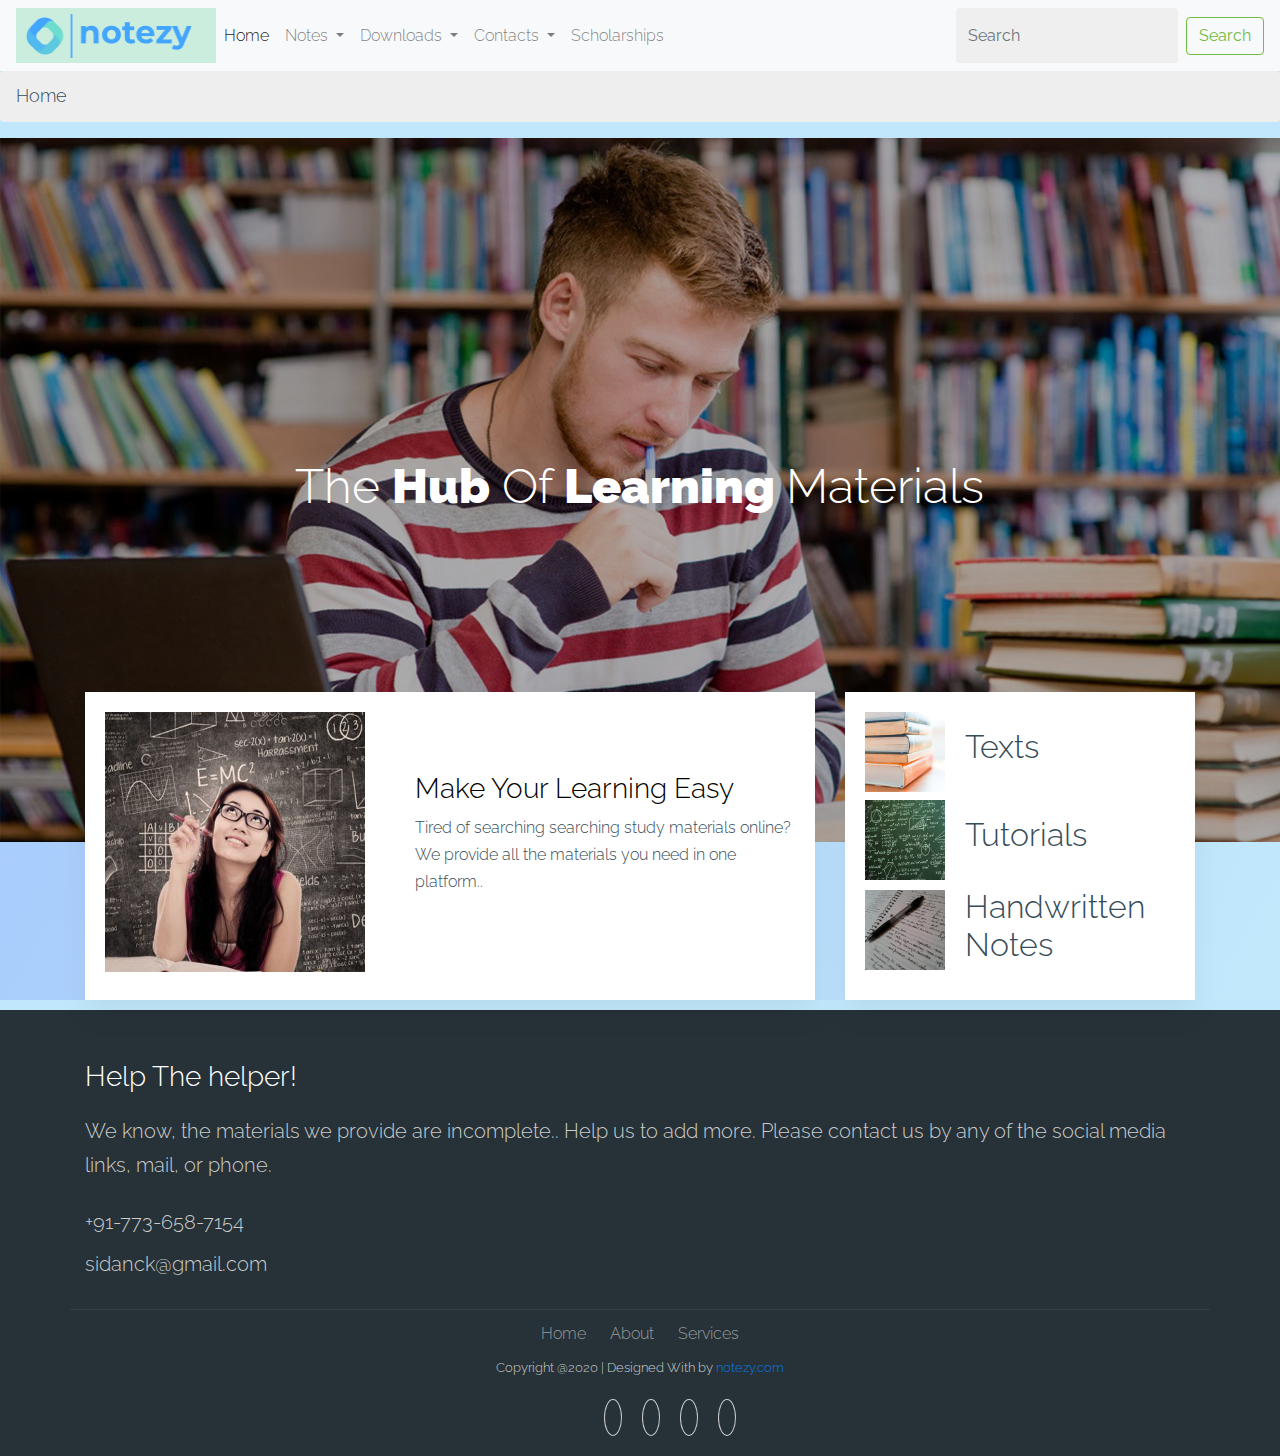
<file: home.html>
<!DOCTYPE html>
<html lang="en">
<head>
    <meta charset="UTF-8">
    <meta name="viewport" content="width=device-width, initial-scale=1">
    <title>Home</title>
    <link href="//maxcdn.bootstrapcdn.com/bootstrap/4.1.1/css/bootstrap.min.css" rel="stylesheet" id="bootstrap-css">
  <link rel="stylesheet" href="https://stackpath.bootstrapcdn.com/bootstrap/4.1.3/css/bootstrap.min.css" integrity="sha384-MCw98/SFnGE8fJT3GXwEOngsV7Zt27NXFoaoApmYm81iuXoPkFOJwJ8ERdknLPMO" crossorigin="anonymous">
  <link rel="stylesheet" href="https://use.fontawesome.com/releases/v5.2.0/css/all.css" integrity="sha384-hWVjflwFxL6sNzntih27bfxkr27PmbbK/iSvJ+a4+0owXq79v+lsFkW54bOGbiDQ" crossorigin="anonymous">
  <link href="project.css"  rel="stylesheet">
  <link href="https://fonts.googleapis.com/css2?family=Raleway:wght@400;700&display=swap" rel="stylesheet">
  <link href="https://fonts.googleapis.com/css2?family=Raleway:wght@400;700&display=swap" rel="stylesheet">

    
  <link rel="stylesheet" href="css/bootstrap.min.css">
  

  <!-- MAIN CSS -->
  <link rel="stylesheet" href="css/style.css">

  
  <script src="//maxcdn.bootstrapcdn.com/bootstrap/4.1.1/js/bootstrap.min.js"></script>
<script src="//cdnjs.cloudflare.com/ajax/libs/jquery/3.2.1/jquery.min.js"></script>

    <style>

      ul.breadcrumb {
        padding: 10px 16px;
        list-style: none;
        background-color: #eee;
      }
      ul.breadcrumb li {
        display: inline;
        font-size: 18px;
      }
      ul.breadcrumb li+li:before {
        padding: 8px;
        color: black;
        content: "/\00a0";
      }
      ul.breadcrumb li a {
        color: #0275d8;
        text-decoration: none;
      }
      ul.breadcrumb li a:hover {
        color: #01447e;
        text-decoration: none;
      }
      </style>
</head>
<body style="background-color:#c0e7fb;">
    <div><nav class="navbar navbar-expand-lg navbar-light bg-light">
        <img src="images/logo.PNG" style="width: 200px;">
        <button class="navbar-toggler" type="button" data-toggle="collapse" data-target="#navbarSupportedContent" aria-controls="navbarSupportedContent" aria-expanded="false" aria-label="Toggle navigation">
          <span class="navbar-toggler-icon"></span>
        </button>
      
        <div class="collapse navbar-collapse" id="navbarSupportedContent">
          <ul class="navbar-nav mr-auto">
            <li class="nav-item active">
              <a class="nav-link" href="home.html">Home <span class="sr-only">(current)</span></a>
            </li>
            <li class="nav-item dropdown">
                <a class="nav-link dropdown-toggle" href="#" id="navbarDropdown" role="button" data-toggle="dropdown" aria-haspopup="true" aria-expanded="false">
                  Notes 
                </a>
                <div class="dropdown-menu" aria-labelledby="navbarDropdown">
                  <a class="dropdown-item" href="graphics.html">1st Year Graphics</a>
                  <a class="dropdown-item" href="mech.html">1st Year Mechanics</a>
                  <a class="dropdown-item" href="asd.pdf">S3</a>
                  <a class="dropdown-item" href="#">S4 action</a>
                  <a class="dropdown-item" href="#">S5</a>
                  <a class="dropdown-item" href="#">S6 </a>
                  <a class="dropdown-item" href="#">S7</a>
                  <a class="dropdown-item" href="#"> S8</a>
                  
              </li>
              <li class="nav-item dropdown">
                <a class="nav-link dropdown-toggle" href="#" id="navbarDropdown" role="button" data-toggle="dropdown" aria-haspopup="true" aria-expanded="false">
                  Downloads 
                </a>
                <div class="dropdown-menu" aria-labelledby="navbarDropdown">
                  <a class="dropdown-item" href="">Results</a>
                  <a class="dropdown-item" href="mech.html">Circulars</a>
                  <a class="dropdown-item" href="#">Academic Calender</a>
                  
                  
              </li>
              <li class="nav-item dropdown">
                <a class="nav-link dropdown-toggle" href="#" id="navbarDropdown" role="button" data-toggle="dropdown" aria-haspopup="true" aria-expanded="false">
                  Contacts 
                </a>
                <div class="dropdown-menu" aria-labelledby="navbarDropdown">
                  <a class="dropdown-item" href="">Faculties</a>
                  <a class="dropdown-item" href="mech.html">Hostel</a>
                  <a class="dropdown-item" href="#">SAC</a>
                  
                  
              </li>
              
            <li class="nav-item">
              <a class="nav-link" href="#">Scholarships</a>
            </li>
            
          </ul>
          <form class="form-inline my-2 my-lg-0">
            <input class="form-control mr-sm-2" type="search" placeholder="Search" aria-label="Search">
            <button class="btn btn-outline-success my-2 my-sm-0" type="submit">Search</button>
          </form>
        </div>
      </nav></div>
      <ul class="breadcrumb">
        <li>Home</li>
      </ul>
    <div  style=" background-image: linear-gradient(120deg, #a1c4fd 0%, #c2e9fb 100%); width: 100%;min-height:600px;   ">

<div class="site-section-cover overlay" style="background-image: url('images/cvr.jpg');">
  <div class="container">
<div class="row align-items-center justify-content-center">
<div class="col-lg-10 text-center">
<h1>The <strong>Hub</strong> Of <strong>Learning </strong>Materials</h1>
</div>
</div>
</div>
</div>
<div class="container">
  <div class="row align-items-stretch overlap">
    <div class="col-lg-8">
      <div class="box h-100">
        <div class="d-flex align-items-center">
          <div class="img"><img src="images/ttt.jpg" class="img-fluid" alt="Image"></div>
          <div class="text">
            
            <h3><a href="#">Make Your Learning Easy</a></h3>
            <p>Tired of searching searching study materials online? We provide all the materials you need in one platform..</p>
            
            
          </div>
        </div>
      </div>
    </div>
    <div class="col-lg-4">
      <div class="box small h-100">
        <div class="d-flex align-items-center mb-2">
          <div class="img"><img src="images/tx.jpg" class="img-fluid" alt="Image"></div>
          <div class="text">
             <h2>Texts</h2>
          </div>
        </div>
        <div class="d-flex align-items-center mb-2">
          <div class="img"><img src="images/ttrl.jpg" class="img-fluid" alt="Image"></div>
          <div class="text">
            <h2>Tutorials</h2>
          </div>
        </div>
        <div class="d-flex align-items-center mb-2">
          <div class="img"><img src="images/hnd.jpg" class="img-fluid" alt="Image"></div>
          <div class="text">
            <h2>Handwritten Notes</h2>
          </div>
        </div>
      </div>
    </div>
  </div>
</div>


      
    </div>
    

    <!--footer starts from here-->
<footer class="footer" style="margin-top: 10px;">
  <div class="container bottom_border">
  <div class="row">
  <div class=" col-sm-12 col-md col-sm-12  col-12 col" ">
  <h3 class="headin5_amrc col_white_amrc pt2">Help   The    helper!</h3>
  <!--headin5_amrc-->
  <p style="font-size: 20px;" class="mb10">We know, the materials we provide are incomplete..  Help us to add more. Please contact us by any of the social media links, mail, or phone.</p>
  
  <p style="font-size: 20px;" ><i  class="fa fa-phone"></i>  +91-773-658-7154  </p>
  <p style="font-size: 20px;"><i class="fa fa fa-envelope"></i> sidanck@gmail.com  </p>
  
  
  </div>
  </div>
  </div>
  
  
  <div class="container">
  <ul class="foote_bottom_ul_amrc">
  <li><a href="http://webenlance.com">Home</a></li>
  <li><a href="http://webenlance.com">About</a></li>
  <li><a href="http://webenlance.com">Services</a></li>
  
  </ul>
  <!--foote_bottom_ul_amrc ends here-->
  <p class="text-center">Copyright @2020 | Designed With by <a href="#">notezy.com</a></p>
  
  <ul class="social_footer_ul">
  <li><a href="http://webenlance.com"><i class="fab fa-facebook-f"></i></a></li>
  <li><a href="http://webenlance.com"><i class="fab fa-twitter"></i></a></li>
  <li><a href="http://webenlance.com"><i class="fab fa-linkedin"></i></a></li>
  <li><a href="http://webenlance.com"><i class="fab fa-instagram"></i></a></li>
  </ul>
  <!--social_footer_ul ends here-->
  </div>

          
  
  
  </footer>



 
    <script src="https://code.jquery.com/jquery-3.3.1.slim.min.js" integrity="sha384-q8i/X+965DzO0rT7abK41JStQIAqVgRVzpbzo5smXKp4YfRvH+8abtTE1Pi6jizo" crossorigin="anonymous"></script>
  <script src="https://cdnjs.cloudflare.com/ajax/libs/popper.js/1.14.3/umd/popper.min.js" integrity="sha384-ZMP7rVo3mIykV+2+9J3UJ46jBk0WLaUAdn689aCwoqbBJiSnjAK/l8WvCWPIPm49" crossorigin="anonymous"></script>
  <script src="https://stackpath.bootstrapcdn.com/bootstrap/4.1.3/js/bootstrap.min.js" integrity="sha384-ChfqqxuZUCnJSK3+MXmPNIyE6ZbWh2IMqE241rYiqJxyMiZ6OW/JmZQ5stwEULTy" crossorigin="anonymous"></script>
  
</body>
</html>
</file>
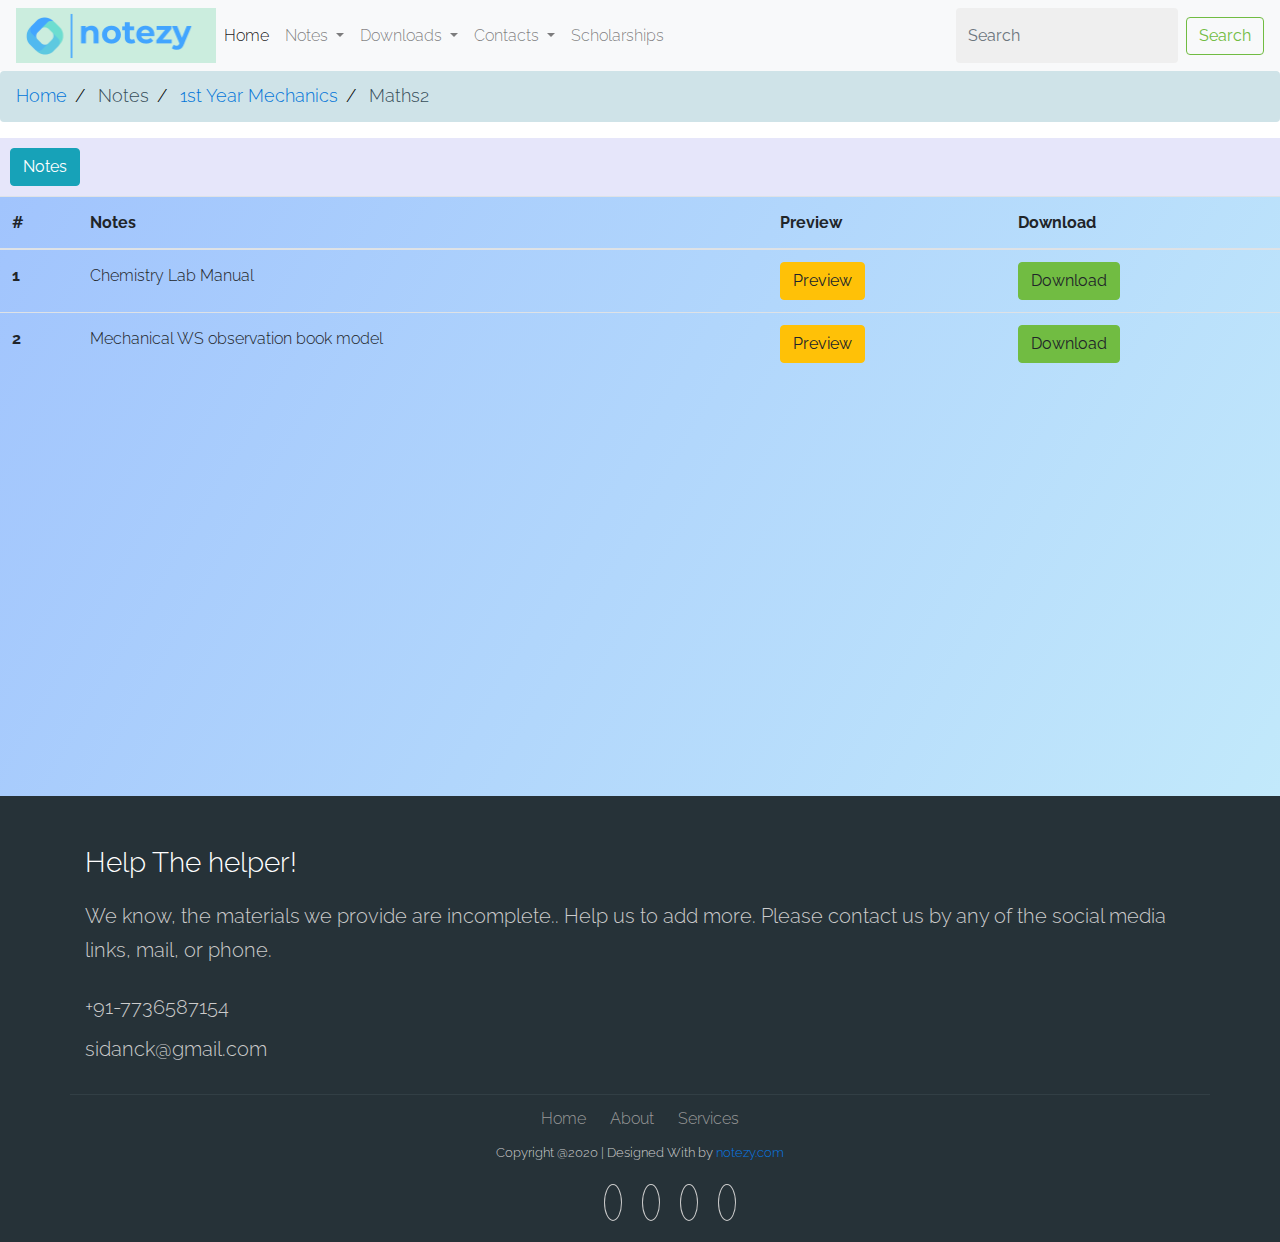
<file: L&W.html>
<!DOCTYPE html>
<html lang="en">
<head>
    <meta charset="UTF-8">
    <meta name="viewport" content="width=device-width, initial-scale=1">
    <title>l&w</title>
    <link href="//maxcdn.bootstrapcdn.com/bootstrap/4.1.1/css/bootstrap.min.css" rel="stylesheet" id="bootstrap-css">
  <link rel="stylesheet" href="https://stackpath.bootstrapcdn.com/bootstrap/4.1.3/css/bootstrap.min.css" integrity="sha384-MCw98/SFnGE8fJT3GXwEOngsV7Zt27NXFoaoApmYm81iuXoPkFOJwJ8ERdknLPMO" crossorigin="anonymous">
  <link rel="stylesheet" href="https://use.fontawesome.com/releases/v5.2.0/css/all.css" integrity="sha384-hWVjflwFxL6sNzntih27bfxkr27PmbbK/iSvJ+a4+0owXq79v+lsFkW54bOGbiDQ" crossorigin="anonymous">
  <link href="project.css"  rel="stylesheet">
  <link href="https://fonts.googleapis.com/css2?family=Raleway:wght@400;700&display=swap" rel="stylesheet">

    
  <link rel="stylesheet" href="css/bootstrap.min.css">
  

  <!-- MAIN CSS -->
  <link rel="stylesheet" href="css/style.css">

  <script src="//maxcdn.bootstrapcdn.com/bootstrap/4.1.1/js/bootstrap.min.js"></script>
<script src="//cdnjs.cloudflare.com/ajax/libs/jquery/3.2.1/jquery.min.js"></script>

    <style>

      ul.breadcrumb {
        padding: 10px 16px;
        list-style: none;
        background-color: #cfe3e8;
      }
      ul.breadcrumb li {
        display: inline;
        font-size: 18px;
      }
      ul.breadcrumb li+li:before {
        padding: 8px;
        color: black;
        content: "/\00a0";
      }
      ul.breadcrumb li a {
        color: #0275d8;
        text-decoration: none;
      }
      ul.breadcrumb li a:hover {
        color: #01447e;
        text-decoration: none;
      }
      </style>
</head>
<body>
    <div><nav class="navbar navbar-expand-lg navbar-light bg-light">
      <img src="images/logo.PNG" style="width: 200px;">
        <button class="navbar-toggler" type="button" data-toggle="collapse" data-target="#navbarSupportedContent" aria-controls="navbarSupportedContent" aria-expanded="false" aria-label="Toggle navigation">
          <span class="navbar-toggler-icon"></span>
        </button>
      
        <div class="collapse navbar-collapse" id="navbarSupportedContent">
          <ul class="navbar-nav mr-auto">
            <li class="nav-item active">
              <a class="nav-link" href="home.html">Home <span class="sr-only">(current)</span></a>
            </li>
            <li class="nav-item dropdown">
                <a class="nav-link dropdown-toggle" href="#" id="navbarDropdown" role="button" data-toggle="dropdown" aria-haspopup="true" aria-expanded="false">
                  Notes 
                </a>
                <div class="dropdown-menu" aria-labelledby="navbarDropdown">
                  <a class="dropdown-item" href="graphics.html">1st Year Graphics</a>
                  <a class="dropdown-item" href="mech.html">1st Year Mechanics</a>
                  <a class="dropdown-item" href="asd.pdf">S3</a>
                  <a class="dropdown-item" href="#">S4 action</a>
                  <a class="dropdown-item" href="#">S5</a>
                  <a class="dropdown-item" href="#">S6 </a>
                  <a class="dropdown-item" href="#">S7</a>
                  <a class="dropdown-item" href="#"> S8</a>
                  
              </li>
              <li class="nav-item dropdown">
                <a class="nav-link dropdown-toggle" href="#" id="navbarDropdown" role="button" data-toggle="dropdown" aria-haspopup="true" aria-expanded="false">
                  Downloads 
                </a>
                <div class="dropdown-menu" aria-labelledby="navbarDropdown">
                  <a class="dropdown-item" href="">Results</a>
                  <a class="dropdown-item" href="mech.html">Circulars</a>
                  <a class="dropdown-item" href="#">Academic Calender</a>
                  
                  
              </li>
              <li class="nav-item dropdown">
                <a class="nav-link dropdown-toggle" href="#" id="navbarDropdown" role="button" data-toggle="dropdown" aria-haspopup="true" aria-expanded="false">
                  Contacts 
                </a>
                <div class="dropdown-menu" aria-labelledby="navbarDropdown">
                  <a class="dropdown-item" href="">Faculties</a>
                  <a class="dropdown-item" href="mech.html">Hostel</a>
                  <a class="dropdown-item" href="#">SAC</a>
                  
                  
              </li>
              
            <li class="nav-item">
              <a class="nav-link" href="#">Scholarships</a>
            </li>
            
          </ul>
          <form class="form-inline my-2 my-lg-0">
            <input class="form-control mr-sm-2" type="search" placeholder="Search" aria-label="Search">
            <button class="btn btn-outline-success my-2 my-sm-0" type="submit">Search</button>
          </form>
        </div>
      </nav></div>
      <ul class="breadcrumb">
        <li><a href="home.html">Home</a></li>
        <li>Notes</li>
        <li><a href="mech.html">1st Year Mechanics</a></li>
        <li>Maths2</li>
        
      </ul>
      <div class="container-fluid" style="padding: 10px ;background-color: lavender;;">
        <button type="button" id="c" class="btn btn-info"> Notes</button>
       </div>
        
        
        
        
        <div id="t3">
          <div class="tbl" style="background-image: linear-gradient(120deg, #a1c4fd 0%, #c2e9fb 100%); width: 100%;min-height:600px;">
          
            <table class="table table-hover   " style=background-image: linear-gradient(120deg, #a1c4fd 0%, #c2e9fb 100%);">
            
              <thead>
                <tr>
                  <th scope="col">#</th>
                  <th scope="col">Notes</th>
                  <th scope="col">Preview</th>
                  <th scope="col">Download</th>
                  </tr>
              </thead>
              <tbody>
                <tr>
                  <th scope="row">1</th>
                  <td>Chemistry Lab Manual</td>
                  <td><button type="button" class="btn btn-warning"><a style="text-decoration: none;color: inherit;" href="notes/Chemistry Lab/Lab Manual.pdf">Preview</a></button></td>
                  <td><button type="button" class="btn btn-success"><a style="text-decoration: none;color: inherit;" href="notes/Chemistry Lab/Lab Manual.pdf" download="">Download</a></button></button></td>
                </tr>
                <tr>
                    <th scope="row">2</th>
                    <td>Mechanical WS observation book model</td>
                    <td><button type="button" class="btn btn-warning"><a style="text-decoration: none;color: inherit;" href="notes/Mechanical WS/Mechanical Workshop Observation Book Record.pdf">Preview</a></button></td>
                    <td><button type="button" class="btn btn-success"><a style="text-decoration: none;color: inherit;" href="notes/Mechanical WS/Mechanical Workshop Observation Book Record.pdf" download="">Download</a></button></button></td>
                </tr>
                
                   
              
                
              </tbody>
            </table>
          
          </div>
        </div>
          </div>
        
  
    

 <!--footer starts from here-->
<footer class="footer">
  <div class="container bottom_border">
  <div class="row">
  <div class=" col-sm-12 col-md col-sm-12  col-12 col" ">
  <h3 class="headin5_amrc col_white_amrc pt2">Help   The    helper!</h3>
  <!--headin5_amrc-->
  <p style="font-size: 20px;" class="mb10">We know, the materials we provide are incomplete..  Help us to add more. Please contact us by any of the social media links, mail, or phone.</p>
  
  <p style="font-size: 20px;" ><i  class="fa fa-phone"></i>  +91-7736587154  </p>
  <p style="font-size: 20px;"><i class="fa fa fa-envelope"></i> sidanck@gmail.com  </p>
  
  
  </div>
  </div>
  </div>
  
  
  <div class="container">
  <ul class="foote_bottom_ul_amrc">
  <li><a href="http://webenlance.com">Home</a></li>
  <li><a href="http://webenlance.com">About</a></li>
  <li><a href="http://webenlance.com">Services</a></li>
  
  </ul>
  <!--foote_bottom_ul_amrc ends here-->
  <p class="text-center">Copyright @2020 | Designed With by <a href="#">notezy.com</a></p>
  
  <ul class="social_footer_ul">
  <li><a href="http://webenlance.com"><i class="fab fa-facebook-f"></i></a></li>
  <li><a href="http://webenlance.com"><i class="fab fa-twitter"></i></a></li>
  <li><a href="http://webenlance.com"><i class="fab fa-linkedin"></i></a></li>
  <li><a href="http://webenlance.com"><i class="fab fa-instagram"></i></a></li>
  </ul>
  <!--social_footer_ul ends here-->
  </div>
  
  </footer>




    <script src="https://code.jquery.com/jquery-3.3.1.slim.min.js" integrity="sha384-q8i/X+965DzO0rT7abK41JStQIAqVgRVzpbzo5smXKp4YfRvH+8abtTE1Pi6jizo" crossorigin="anonymous"></script>
  <script src="https://cdnjs.cloudflare.com/ajax/libs/popper.js/1.14.3/umd/popper.min.js" integrity="sha384-ZMP7rVo3mIykV+2+9J3UJ46jBk0WLaUAdn689aCwoqbBJiSnjAK/l8WvCWPIPm49" crossorigin="anonymous"></script>
  <script src="https://stackpath.bootstrapcdn.com/bootstrap/4.1.3/js/bootstrap.min.js" integrity="sha384-ChfqqxuZUCnJSK3+MXmPNIyE6ZbWh2IMqE241rYiqJxyMiZ6OW/JmZQ5stwEULTy" crossorigin="anonymous"></script>
  
</body>
</html>
</file>
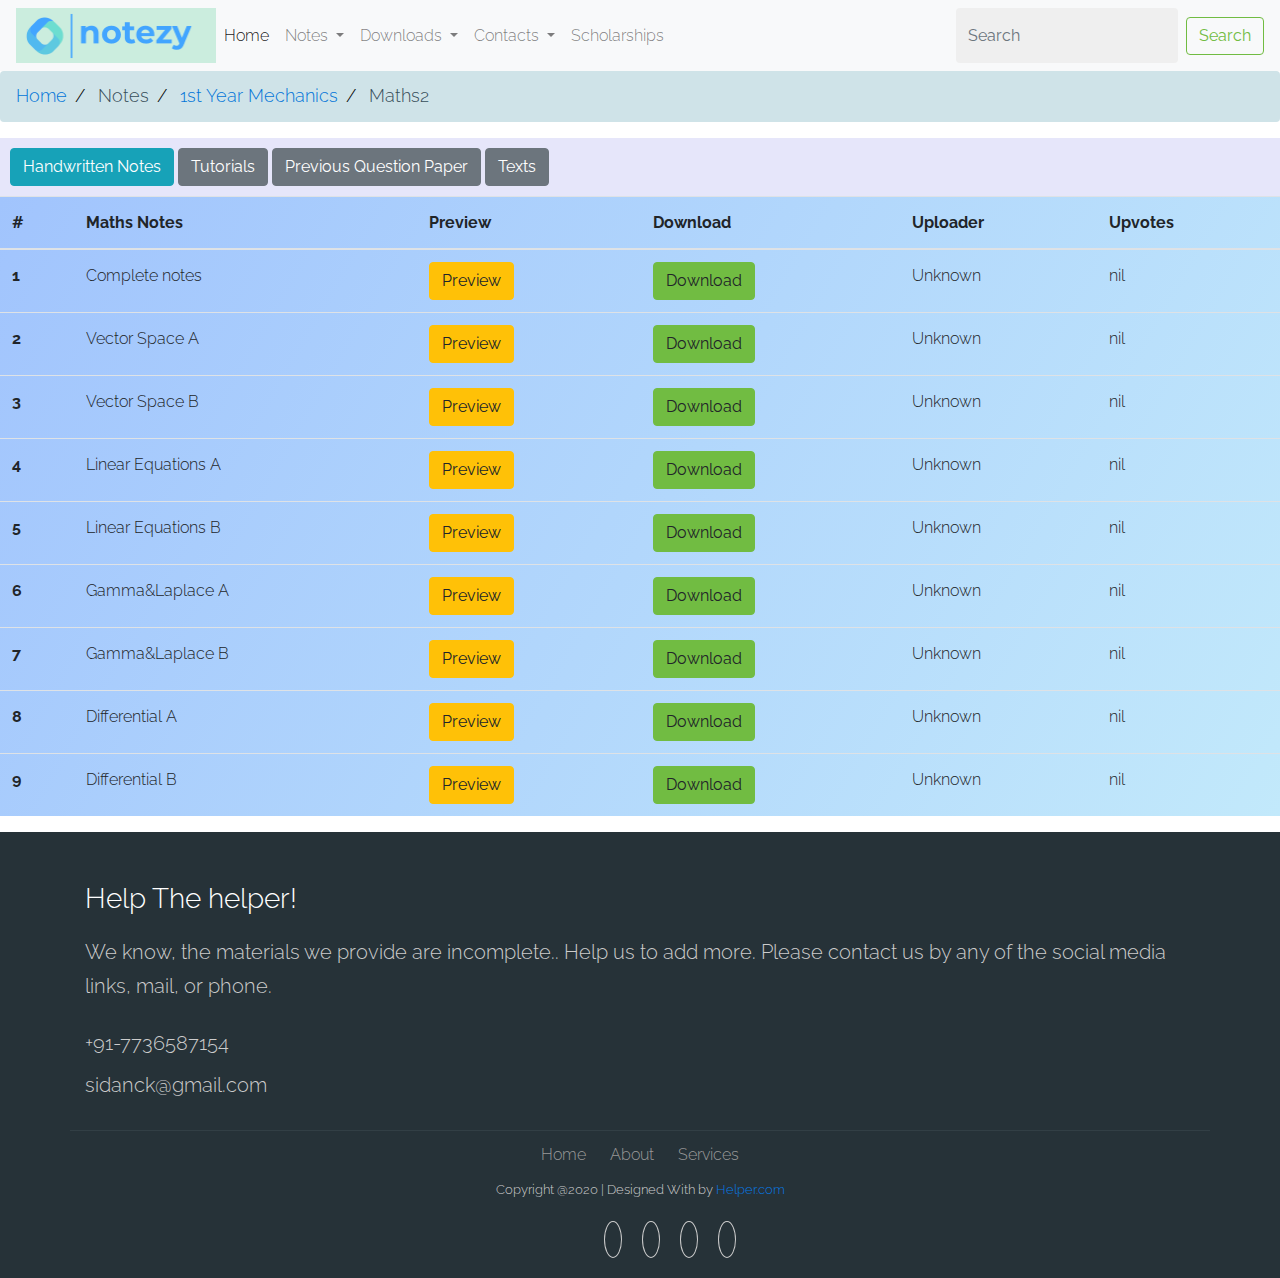
<file: math.html>
<!DOCTYPE html>
<html lang="en">
<head>
    <meta charset="UTF-8">
    <meta name="viewport" content="width=device-width, initial-scale=1">
    <title>maths</title>
    <link href="//maxcdn.bootstrapcdn.com/bootstrap/4.1.1/css/bootstrap.min.css" rel="stylesheet" id="bootstrap-css">
  <link rel="stylesheet" href="https://stackpath.bootstrapcdn.com/bootstrap/4.1.3/css/bootstrap.min.css" integrity="sha384-MCw98/SFnGE8fJT3GXwEOngsV7Zt27NXFoaoApmYm81iuXoPkFOJwJ8ERdknLPMO" crossorigin="anonymous">
  <link rel="stylesheet" href="https://use.fontawesome.com/releases/v5.2.0/css/all.css" integrity="sha384-hWVjflwFxL6sNzntih27bfxkr27PmbbK/iSvJ+a4+0owXq79v+lsFkW54bOGbiDQ" crossorigin="anonymous">
  <link href="project.css"  rel="stylesheet">
  <link href="https://fonts.googleapis.com/css2?family=Raleway:wght@400;700&display=swap" rel="stylesheet">

    
  <link rel="stylesheet" href="css/bootstrap.min.css">
  

  <!-- MAIN CSS -->
  <link rel="stylesheet" href="css/style.css">

  <script src="//maxcdn.bootstrapcdn.com/bootstrap/4.1.1/js/bootstrap.min.js"></script>
<script src="//cdnjs.cloudflare.com/ajax/libs/jquery/3.2.1/jquery.min.js"></script>

    <style>

      ul.breadcrumb {
        padding: 10px 16px;
        list-style: none;
        background-color: #cfe3e8;
      }
      ul.breadcrumb li {
        display: inline;
        font-size: 18px;
      }
      ul.breadcrumb li+li:before {
        padding: 8px;
        color: black;
        content: "/\00a0";
      }
      ul.breadcrumb li a {
        color: #0275d8;
        text-decoration: none;
      }
      ul.breadcrumb li a:hover {
        color: #01447e;
        text-decoration: none;
      }
      </style>
</head>
<body>
    <div><nav class="navbar navbar-expand-lg navbar-light bg-light">
      <img src="images/logo.PNG" style="width: 200px;">
        <button class="navbar-toggler" type="button" data-toggle="collapse" data-target="#navbarSupportedContent" aria-controls="navbarSupportedContent" aria-expanded="false" aria-label="Toggle navigation">
          <span class="navbar-toggler-icon"></span>
        </button>
      
        <div class="collapse navbar-collapse" id="navbarSupportedContent">
          <ul class="navbar-nav mr-auto">
            <li class="nav-item active">
              <a class="nav-link" href="home.html">Home <span class="sr-only">(current)</span></a>
            </li>
            <li class="nav-item dropdown">
                <a class="nav-link dropdown-toggle" href="#" id="navbarDropdown" role="button" data-toggle="dropdown" aria-haspopup="true" aria-expanded="false">
                  Notes 
                </a>
                <div class="dropdown-menu" aria-labelledby="navbarDropdown">
                  <a class="dropdown-item" href="graphics.html">1st Year Graphics</a>
                  <a class="dropdown-item" href="mech.html">1st Year Mechanics</a>
                  <a class="dropdown-item" href="asd.pdf">S3</a>
                  <a class="dropdown-item" href="#">S4 action</a>
                  <a class="dropdown-item" href="#">S5</a>
                  <a class="dropdown-item" href="#">S6 </a>
                  <a class="dropdown-item" href="#">S7</a>
                  <a class="dropdown-item" href="#"> S8</a>
                  
              </li>
              <li class="nav-item dropdown">
                <a class="nav-link dropdown-toggle" href="#" id="navbarDropdown" role="button" data-toggle="dropdown" aria-haspopup="true" aria-expanded="false">
                  Downloads 
                </a>
                <div class="dropdown-menu" aria-labelledby="navbarDropdown">
                  <a class="dropdown-item" href="">Results</a>
                  <a class="dropdown-item" href="mech.html">Circulars</a>
                  <a class="dropdown-item" href="#">Academic Calender</a>
                  
                  
              </li>
              <li class="nav-item dropdown">
                <a class="nav-link dropdown-toggle" href="#" id="navbarDropdown" role="button" data-toggle="dropdown" aria-haspopup="true" aria-expanded="false">
                  Contacts 
                </a>
                <div class="dropdown-menu" aria-labelledby="navbarDropdown">
                  <a class="dropdown-item" href="">Faculties</a>
                  <a class="dropdown-item" href="mech.html">Hostel</a>
                  <a class="dropdown-item" href="#">SAC</a>
                  
                  
              </li>
              
            <li class="nav-item">
              <a class="nav-link" href="#">Scholarships</a>
            </li>
            
          </ul>
          <form class="form-inline my-2 my-lg-0">
            <input class="form-control mr-sm-2" type="search" placeholder="Search" aria-label="Search">
            <button class="btn btn-outline-success my-2 my-sm-0" type="submit">Search</button>
          </form>
        </div>
      </nav></div>
      <ul class="breadcrumb">
        <li><a href="home.html">Home</a></li>
        <li>Notes</li>
        <li><a href="mech.html">1st Year Mechanics</a></li>
        <li>Maths2</li>
        
      </ul>
      <div class="container-fluid" style="padding: 10px ;background-color: lavender;;">
        <button type="button" id="a" class="btn btn-info">Handwritten Notes</button>
        <button type="button" id="b" class="btn btn-secondary">Tutorials</button>
        <button type="button" id="c" class="btn btn-secondary">Previous Question Paper</button>
        <button type="button" id="d" class="btn btn-secondary">Texts</button>
        </div>
        
        
        <div id="t1" >
        
          <div class="tbl" style="background-image: linear-gradient(120deg, #a1c4fd 0%, #c2e9fb 100%); width: 100%;min-height:600px;">
          
            <table class="table table-hover   " style=background-image: linear-gradient(120deg, #a1c4fd 0%, #c2e9fb 100%);">
            
              <thead>
                <tr>
                  <th scope="col">#</th>
                  <th scope="col">Maths Notes</th>
                  <th scope="col">Preview</th>
                  <th scope="col">Download</th>
                  <th scope="col">Uploader</th>
                  <th scope="col">Upvotes</th>
                </tr>
              </thead>
              <tbody>
                <tr>
                  <th scope="row">1</th>
                  <td>Complete notes</td>
                  <td><button type="button" class="btn btn-warning"><a style="text-decoration: none;color: inherit;" href="notes/Maths/cmplt notes.pdf">Preview</a></button></td>
                  <td><button type="button" class="btn btn-success"><a style="text-decoration: none;color: inherit;" href="notes/Maths/cmplt notes.pdf" download="">Download</a></button></button></td>
                   <td>Unknown</td>
                  <td>nil</td>
                </tr>
                
                <tr>
                  <th scope="row">2</th>
                  <td>Vector Space A</td>
                  <td><button type="button" class="btn btn-warning"><a style="text-decoration: none;color: inherit;" href="notes/Maths/vs.pdf">Preview</a></button></td>
                  <td><button type="button" class="btn btn-success"><a style="text-decoration: none;color: inherit;" href="notes/Maths/vs.pdf" download="">Download</a></button></button></td>
                   <td>Unknown</td>
                  <td>nil</td>
                </tr>
                <tr>
                  <th scope="row">3</th>
                  <td>Vector Space B</td>
                  <td><button type="button" class="btn btn-warning"><a style="text-decoration: none;color: inherit;" href="notes/Maths/vs (2).pdf">Preview</a></button></td>
                  <td><button type="button" class="btn btn-success"><a style="text-decoration: none;color: inherit;" href="notes/Maths/vs (2).pdf" download="">Download</a></button></button></td>
                   <td>Unknown</td>
                  <td>nil</td>
                </tr>
                <tr>
                  <th scope="row">4</th>
                  <td>Linear Equations A</td>
                  <td><button type="button" class="btn btn-warning"><a style="text-decoration: none;color: inherit;" href="notes/Maths/linear eqns.pdf">Preview</a></button></td>
                  <td><button type="button" class="btn btn-success"><a style="text-decoration: none;color: inherit;" href="notes/Maths/linear eqns.pdf" download="">Download</a></button></button></td>
                   <td>Unknown</td>
                  <td>nil</td>
                </tr>
                
                <tr>
                  <th scope="row">5</th>
                  <td>Linear Equations B</td>
                  <td><button type="button" class="btn btn-warning"><a style="text-decoration: none;color: inherit;" href="notes/Maths/Linear Eqns (2).pdf">Preview</a></button></td>
                  <td><button type="button" class="btn btn-success"><a style="text-decoration: none;color: inherit;" href="notes/Maths/Linear Eqns (2).pdf" download="">Download</a></button></button></td>
                   <td>Unknown</td>
                  <td>nil</td>
                </tr>
          
                <tr>
                  <th scope="row">6</th>
                  <td>Gamma&Laplace A</td>
                  <td><button type="button" class="btn btn-warning"><a style="text-decoration: none;color: inherit;" href="notes/Maths/gamma +lt.pdf">Preview</a></button></td>
                  <td><button type="button" class="btn btn-success"><a style="text-decoration: none;color: inherit;" href="notes/Maths/gamma +lt.pdf" download="">Download</a></button></button></td>
                   <td>Unknown</td>
                  <td>nil</td>
                </tr>
          
                <tr>
                  <th scope="row">7</th>
                  <td>Gamma&Laplace B</td>
                  <td><button type="button" class="btn btn-warning"><a style="text-decoration: none;color: inherit;" href="notes/Maths/gamma+lt(2).pdf">Preview</a></button></td>
                  <td><button type="button" class="btn btn-success"><a style="text-decoration: none;color: inherit;" href="notes/Maths/gamma+lt(2).pdf" download="">Download</a></button></button></td>
                   <td>Unknown</td>
                  <td>nil</td>
                </tr>
          
                <tr>
                  <th scope="row">8</th>
                  <td>Differential A</td>
                  <td><button type="button" class="btn btn-warning"><a style="text-decoration: none;color: inherit;" href="notes/Maths/de.pdf">Preview</a></button></td>
                  <td><button type="button" class="btn btn-success"><a style="text-decoration: none;color: inherit;" href="notes/Maths/de.pdf" download="">Download</a></button></button></td>
                   <td>Unknown</td>
                  <td>nil</td>
                </tr>
          
                <tr>
                  <th scope="row">9</th>
                  <td>Differential B</td>
                  <td><button type="button" class="btn btn-warning"><a style="text-decoration: none;color: inherit;" href="notes/Maths/de (2).pdf">Preview</a></button></td>
                  <td><button type="button" class="btn btn-success"><a style="text-decoration: none;color: inherit;" href="notes/Maths/de (2).pdf" download="">Download</a></button></button></td>
                   <td>Unknown</td>
                  <td>nil</td>
                </tr>
              
                
              </tbody>
            </table>
          
          </div>
        </div>
        <div id="t2" style="display: none;">
          <div class="tbl" style="background-image: linear-gradient(120deg, #a1c4fd 0%, #c2e9fb 100%); width: 100%;min-height:600px;">
          
            <table class="table table-hover   " style=background-image: linear-gradient(120deg, #a1c4fd 0%, #c2e9fb 100%);">
            
              <thead>
                <tr>
                  <th scope="col">#</th>
                  <th scope="col">Maths Tutorial</th>
                  <th scope="col">Tutorial Sheet</th>
                  <th scope="col">Answer</th>
                  
                </tr>
              </thead>
              <tbody>
                <tr>
                  <th scope="row">1</th>
                  <td>T1</td>
                  <td><button type="button" class="btn btn-warning"><a style="text-decoration: none;color: inherit;" href="notes/Maths/Tutorials/T1.pdf">Preview</a></button><button type="button" class="btn btn-success"><a style="text-decoration: none;color: inherit;" href="notes/Maths/Tutorials/T1.pdf" download="">Download</a></button></button></td>
                  <td><button type="button" class="btn btn-warning"><a style="text-decoration: none;color: inherit;" href="notes/Maths/Tutorials/tutorial 1 soln.pdf">Preview</a></button><button type="button" class="btn btn-success"><a style="text-decoration: none;color: inherit;" href="notes/Maths/Tutorials/tutorial 1 soln.pdf" download="">Download</a></button></td>
                  
                   
                </tr>
                
                <tr>
                  <th scope="row">2</th>
                  <td>T2</td>
                  <td><button type="button" class="btn btn-warning"><a style="text-decoration: none;color: inherit;" href="notes/Maths/Tutorials/T2.pdf">Preview</a></button><button type="button" class="btn btn-success"><a style="text-decoration: none;color: inherit;" href="notes/Maths/Tutorials/T2.pdf" download="">Download</a></button></button></td>
                  <td><button type="button" class="btn btn-warning"><a style="text-decoration: none;color: inherit;" href="notes/Maths/Tutorials/tutorial 2 soln.pdf">Preview</a></button><button type="button" class="btn btn-success"><a style="text-decoration: none;color: inherit;" href="notes/Maths/Tutorials/tutorial 2 soln.pdf soln.pdf" download="">Download</a></button></td>
                  
                   
                </tr>
                <tr>
                  <th scope="row">3</th>
                  <td>T3</td>
                  <td><button type="button" class="btn btn-warning"><a style="text-decoration: none;color: inherit;" href="notes/Maths/Tutorials/Maths tutorial 3.pdf">Preview</a></button><button type="button" class="btn btn-success"><a style="text-decoration: none;color: inherit;" href="notes/Maths/Tutorials/Maths tutorial 3.pdf" download="">Download</a></button></button></td>
                  <td><button type="button" class="btn btn-warning"><a style="text-decoration: none;color: inherit;" href="notes/Maths/Tutorials/tutorial 3 soln.pdf">Preview</a></button><button type="button" class="btn btn-success"><a style="text-decoration: none;color: inherit;" href="notes/Maths/Tutorials/tutorial 3 soln.pdf" download="">Download</a></button></td>
                  
                   
                </tr>
                <tr>
                  <th scope="row">4</th>
                  <td>T4</td>
                  <td><button type="button" class="btn btn-warning"><a style="text-decoration: none;color: inherit;" href="notes/Maths/Tutorials/Maths tutorial 4.pdf">Preview</a></button><button type="button" class="btn btn-success"><a style="text-decoration: none;color: inherit;" href="notes/Maths/Tutorials/Maths tutorial 4.pdf" download="">Download</a></button></button></td>
                  <td>-</td>
                   
                </tr>
                
                <tr>
                  <th scope="row">5</th>
                  <td>T5</td>
                  <td><button type="button" class="btn btn-warning"><a style="text-decoration: none;color: inherit;" href="notes/Maths/Tutorials/maths tutorial 5.pdf">Preview</a></button><button type="button" class="btn btn-success"><a style="text-decoration: none;color: inherit;" href="notes/Maths/Tutorials/maths tutorial 5.pdf" download="">Download</a></button></button></td>
                  <td>-</td>
                   </tr>
          
                <tr>
                  <th scope="row">6</th>
                  <td>T6</td>
                  <td><button type="button" class="btn btn-warning"><a style="text-decoration: none;color: inherit;" href="notes/Maths/Tutorials/MA1002_T6.pdf">Preview</a></button><button type="button" class="btn btn-success"><a style="text-decoration: none;color: inherit;" href="notes/Maths/Tutorials/MA1002_T6.pdf" download="">Download</a></button></button></td>
                  <td><button type="button" class="btn btn-warning"><a style="text-decoration: none;color: inherit;" href="notes/Maths/Tutorials/T6 soln.pdf">Preview</a></button><button type="button" class="btn btn-success"><a style="text-decoration: none;color: inherit;" href="notes/Maths/Tutorials/T6 soln.pdf" download="">Download</a></button></td>
                  
                   </tr>
          
                <tr>
                  <th scope="row">7</th>
                  <td>T7</td>
                  <td><button type="button" class="btn btn-warning"><a style="text-decoration: none;color: inherit;" href="notes/Maths/Tutorials/Turorial7.pdf">Preview</a></button><button type="button" class="btn btn-success"><a style="text-decoration: none;color: inherit;" href="notes/Maths/Tutorials/Turorial7.pdf" download="">Download</a></button></button></td>
                  <td>-</td>
                   </tr>
          
                <tr>
                  <th scope="row">8</th>
                  <td>Beta-Gamma Tutorial</td>
                  <td><button type="button" class="btn btn-warning"><a style="text-decoration: none;color: inherit;" href="notes/Maths/Tutorials/Tutorial_Beta_Gamma (1).pdf">Preview</a></button><button type="button" class="btn btn-success"><a style="text-decoration: none;color: inherit;" href="notes/Maths/Tutorials/Tutorial_Beta_Gamma (1).pdf" download="">Download</a></button></td>
                  <td>-</td>  
                </tr>
          
                
              
                
              </tbody>
            </table>
          
          </div>
        </div>
        <div id="t3" style="display: none;">
          <div class="tbl" style="background-image: linear-gradient(120deg, #a1c4fd 0%, #c2e9fb 100%); width: 100%;min-height:600px;">
          
            <table class="table table-hover   " style=background-image: linear-gradient(120deg, #a1c4fd 0%, #c2e9fb 100%);">
            
              <thead>
                <tr>
                  <th scope="col">#</th>
                  <th scope="col">Maths Qn Paper</th>
                  <th scope="col">Preview</th>
                  <th scope="col">Download</th>
                  </tr>
              </thead>
              <tbody>
                <tr>
                  <th scope="row">1</th>
                  <td>2016-17 WS</td>
                  <td><button type="button" class="btn btn-warning"><a style="text-decoration: none;color: inherit;" href="notes/Maths/Previous/MathsII end.pdf">Preview</a></button></td>
                  <td><button type="button" class="btn btn-success"><a style="text-decoration: none;color: inherit;" href="notes/Maths/Previous/MathsII end.pdf" download="">Download</a></button></button></td>
                   </tr>
                
                   
              
                
              </tbody>
            </table>
          
          </div>
        </div>

        <div id="t4" style="display: none;">
          <div class="tbl" style="background-image: linear-gradient(120deg, #a1c4fd 0%, #c2e9fb 100%); width: 100%;min-height:600px;">
          
            <table class="table table-hover   " style=background-image: linear-gradient(120deg, #a1c4fd 0%, #c2e9fb 100%);">
            
              <thead>
                <tr>
                  <th scope="col">#</th>
                  <th scope="col">Maths Texts</th>
                  <th scope="col">Preview</th>
                  <th scope="col">Download</th>
                  </tr>
              </thead>
              <tbody>
                <tr>
                  <th scope="row">1</th>
                  <td>Erwin Kreyszig advanced engg mathematics</td>
                  <td><button type="button" class="btn btn-warning"><a style="text-decoration: none;color: inherit;" href="notes/Maths/Text/Advanced Engineering Mathematics Erwin Kreyszig 10th.pdf">Preview</a></button></td>
                  <td><button type="button" class="btn btn-success"><a style="text-decoration: none;color: inherit;" href="notes/Maths/Text/Advanced Engineering Mathematics Erwin Kreyszig 10th.pdf" download="">Download</a></button></button></td>
                   </tr>
                   <tr>
                    <th scope="row">2</th>
                    <td>BS Grewal higher engg mathematics</td>
                    <td><button type="button" class="btn btn-warning"><a style="text-decoration: none;color: inherit;" href="notes/Maths/Text/Higher Engg Mathematics by B S Grewal.pdf">Preview</a></button></td>
                    <td><button type="button" class="btn btn-success"><a style="text-decoration: none;color: inherit;" href="notes/Maths/Text/Higher Engg Mathematics by B S Grewal.pdf" download="">Download</a></button></button></td>
                     </tr>
                
                   
              
                
              </tbody>
            </table>
          
          </div>
        </div>
        
        
        <script>
          $(document).ready(function(){
              $("#b").click(function(){
                  $("#b").removeClass("btn btn-secondary");
                  $("#c").removeClass("btn btn-info");
                  $("#a").removeClass("btn btn-info");
                  $("#d").removeClass("btn btn-info");
                  $("#b").addClass("btn btn-info");
                  $("#c").addClass("btn btn-secondary");
                  $("#a").addClass("btn btn-secondary");
                  $("#d").addClass("btn btn-secondary");
                  
                  $("#t4").hide();
                  $("#t2").show();
                  $("#t1").hide();
                  $("#t3").hide();
                  
                  
                  
              });
          });
          $(document).ready(function(){
              $("#a").click(function(){
                  $("#a").removeClass("btn btn-secondary");
                  $("#c").removeClass("btn btn-info");
                  $("#b").removeClass("btn btn-info");
                  $("#d").removeClass("btn btn-info");
                  $("#a").addClass("btn btn-info");
                  $("#c").addClass("btn btn-secondary");
                  $("#b").addClass("btn btn-secondary");
                  $("#d").addClass("btn btn-secondary");                 
                  $("#t4").hide();
                  $("#t1").show();
                  $("#t2").hide();
                  $("#t3").hide();
              
              });
          });
          $(document).ready(function(){
              $("#c").click(function(){
                  $("#c").removeClass("btn btn-secondary");
                  $("#a").removeClass("btn btn-info");
                  $("#b").removeClass("btn btn-info");
                  $("#d").removeClass("btn btn-info");
                  $("#c").addClass("btn btn-info");
                  $("#b").addClass("btn btn-secondary");
                  $("#a").addClass("btn btn-secondary");
                  $("#d").addClass("btn btn-secondary");
                  $("#t4").hide();
                  $("#t3").show();
                  $("#t1").hide();
                  $("#t2").hide();
                
              });
          });

          $(document).ready(function(){
              $("#d").click(function(){
                  $("#d").removeClass("btn btn-secondary");
                  $("#a").removeClass("btn btn-info");
                  $("#b").removeClass("btn btn-info");
                  $("#c").removeClass("btn btn-info");
                  $("#d").addClass("btn btn-info");
                  $("#b").addClass("btn btn-secondary");
                  $("#a").addClass("btn btn-secondary");
                  $("#c").addClass("btn btn-secondary");
                  $("#t4").show();
                  $("#t1").hide();
                  $("#t2").hide();
                  $("#t3").hide();
                
              });
          });
          </script>
          </div>
        
  
    

 <!--footer starts from here-->
<footer class="footer">
  <div class="container bottom_border">
  <div class="row">
  <div class=" col-sm-12 col-md col-sm-12  col-12 col" ">
  <h3 class="headin5_amrc col_white_amrc pt2">Help   The    helper!</h3>
  <!--headin5_amrc-->
  <p style="font-size: 20px;" class="mb10">We know, the materials we provide are incomplete..  Help us to add more. Please contact us by any of the social media links, mail, or phone.</p>
  
  <p style="font-size: 20px;" ><i  class="fa fa-phone"></i>  +91-7736587154  </p>
  <p style="font-size: 20px;"><i class="fa fa fa-envelope"></i> sidanck@gmail.com  </p>
  
  
  </div>
  </div>
  </div>
  
  
  <div class="container">
  <ul class="foote_bottom_ul_amrc">
  <li><a href="http://webenlance.com">Home</a></li>
  <li><a href="http://webenlance.com">About</a></li>
  <li><a href="http://webenlance.com">Services</a></li>
  
  </ul>
  <!--foote_bottom_ul_amrc ends here-->
  <p class="text-center">Copyright @2020 | Designed With by <a href="#">Helper.com</a></p>
  
  <ul class="social_footer_ul">
  <li><a href="http://webenlance.com"><i class="fab fa-facebook-f"></i></a></li>
  <li><a href="http://webenlance.com"><i class="fab fa-twitter"></i></a></li>
  <li><a href="http://webenlance.com"><i class="fab fa-linkedin"></i></a></li>
  <li><a href="http://webenlance.com"><i class="fab fa-instagram"></i></a></li>
  </ul>
  <!--social_footer_ul ends here-->
  </div>
  
  </footer>




    <script src="https://code.jquery.com/jquery-3.3.1.slim.min.js" integrity="sha384-q8i/X+965DzO0rT7abK41JStQIAqVgRVzpbzo5smXKp4YfRvH+8abtTE1Pi6jizo" crossorigin="anonymous"></script>
  <script src="https://cdnjs.cloudflare.com/ajax/libs/popper.js/1.14.3/umd/popper.min.js" integrity="sha384-ZMP7rVo3mIykV+2+9J3UJ46jBk0WLaUAdn689aCwoqbBJiSnjAK/l8WvCWPIPm49" crossorigin="anonymous"></script>
  <script src="https://stackpath.bootstrapcdn.com/bootstrap/4.1.3/js/bootstrap.min.js" integrity="sha384-ChfqqxuZUCnJSK3+MXmPNIyE6ZbWh2IMqE241rYiqJxyMiZ6OW/JmZQ5stwEULTy" crossorigin="anonymous"></script>
  
</body>
</html>
</file>
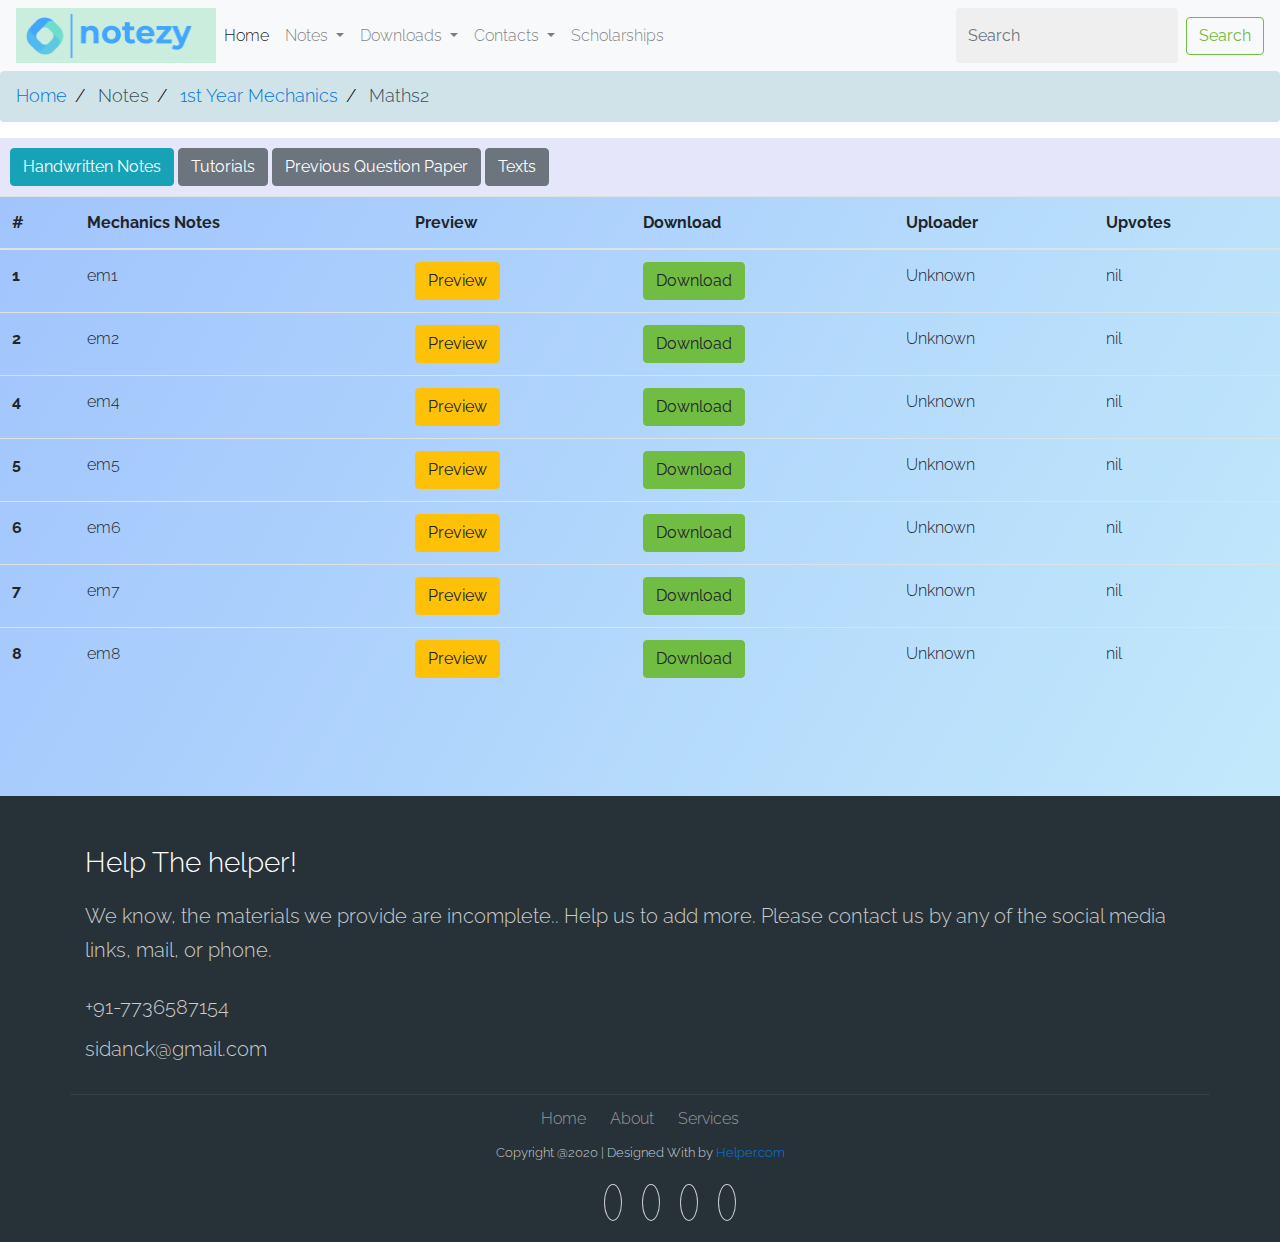
<file: mechanics.html>
<!DOCTYPE html>
<html lang="en">
<head>
    <meta charset="UTF-8">
    <meta name="viewport" content="width=device-width, initial-scale=1">
    <title>maths</title>
    <link href="//maxcdn.bootstrapcdn.com/bootstrap/4.1.1/css/bootstrap.min.css" rel="stylesheet" id="bootstrap-css">
  <link rel="stylesheet" href="https://stackpath.bootstrapcdn.com/bootstrap/4.1.3/css/bootstrap.min.css" integrity="sha384-MCw98/SFnGE8fJT3GXwEOngsV7Zt27NXFoaoApmYm81iuXoPkFOJwJ8ERdknLPMO" crossorigin="anonymous">
  <link rel="stylesheet" href="https://use.fontawesome.com/releases/v5.2.0/css/all.css" integrity="sha384-hWVjflwFxL6sNzntih27bfxkr27PmbbK/iSvJ+a4+0owXq79v+lsFkW54bOGbiDQ" crossorigin="anonymous">
  <link href="project.css"  rel="stylesheet">
  <link href="https://fonts.googleapis.com/css2?family=Raleway:wght@400;700&display=swap" rel="stylesheet">

    
  <link rel="stylesheet" href="css/bootstrap.min.css">
  

  <!-- MAIN CSS -->
  <link rel="stylesheet" href="css/style.css">

  <script src="//maxcdn.bootstrapcdn.com/bootstrap/4.1.1/js/bootstrap.min.js"></script>
<script src="//cdnjs.cloudflare.com/ajax/libs/jquery/3.2.1/jquery.min.js"></script>

    <style>

      ul.breadcrumb {
        padding: 10px 16px;
        list-style: none;
        background-color: #cfe3e8;
      }
      ul.breadcrumb li {
        display: inline;
        font-size: 18px;
      }
      ul.breadcrumb li+li:before {
        padding: 8px;
        color: black;
        content: "/\00a0";
      }
      ul.breadcrumb li a {
        color: #0275d8;
        text-decoration: none;
      }
      ul.breadcrumb li a:hover {
        color: #01447e;
        text-decoration: none;
      }
      </style>
</head>
<body>
    <div><nav class="navbar navbar-expand-lg navbar-light bg-light">
      <img src="images/logo.PNG" style="width: 200px;">
        <button class="navbar-toggler" type="button" data-toggle="collapse" data-target="#navbarSupportedContent" aria-controls="navbarSupportedContent" aria-expanded="false" aria-label="Toggle navigation">
          <span class="navbar-toggler-icon"></span>
        </button>
      
        <div class="collapse navbar-collapse" id="navbarSupportedContent">
          <ul class="navbar-nav mr-auto">
            <li class="nav-item active">
              <a class="nav-link" href="home.html">Home <span class="sr-only">(current)</span></a>
            </li>
            <li class="nav-item dropdown">
                <a class="nav-link dropdown-toggle" href="#" id="navbarDropdown" role="button" data-toggle="dropdown" aria-haspopup="true" aria-expanded="false">
                  Notes 
                </a>
                <div class="dropdown-menu" aria-labelledby="navbarDropdown">
                  <a class="dropdown-item" href="graphics.html">1st Year Graphics</a>
                  <a class="dropdown-item" href="mech.html">1st Year Mechanics</a>
                  <a class="dropdown-item" href="asd.pdf">S3</a>
                  <a class="dropdown-item" href="#">S4 action</a>
                  <a class="dropdown-item" href="#">S5</a>
                  <a class="dropdown-item" href="#">S6 </a>
                  <a class="dropdown-item" href="#">S7</a>
                  <a class="dropdown-item" href="#"> S8</a>
                  
              </li>
              <li class="nav-item dropdown">
                <a class="nav-link dropdown-toggle" href="#" id="navbarDropdown" role="button" data-toggle="dropdown" aria-haspopup="true" aria-expanded="false">
                  Downloads 
                </a>
                <div class="dropdown-menu" aria-labelledby="navbarDropdown">
                  <a class="dropdown-item" href="">Results</a>
                  <a class="dropdown-item" href="mech.html">Circulars</a>
                  <a class="dropdown-item" href="#">Academic Calender</a>
                  
                  
              </li>
              <li class="nav-item dropdown">
                <a class="nav-link dropdown-toggle" href="#" id="navbarDropdown" role="button" data-toggle="dropdown" aria-haspopup="true" aria-expanded="false">
                  Contacts 
                </a>
                <div class="dropdown-menu" aria-labelledby="navbarDropdown">
                  <a class="dropdown-item" href="">Faculties</a>
                  <a class="dropdown-item" href="mech.html">Hostel</a>
                  <a class="dropdown-item" href="#">SAC</a>
                  
                  
              </li>
              
            <li class="nav-item">
              <a class="nav-link" href="#">Scholarships</a>
            </li>
            
          </ul>
          <form class="form-inline my-2 my-lg-0">
            <input class="form-control mr-sm-2" type="search" placeholder="Search" aria-label="Search">
            <button class="btn btn-outline-success my-2 my-sm-0" type="submit">Search</button>
          </form>
        </div>
      </nav></div>
      <ul class="breadcrumb">
        <li><a href="home.html">Home</a></li>
        <li>Notes</li>
        <li><a href="mech.html">1st Year Mechanics</a></li>
        <li>Maths2</li>
        
      </ul>
      <div class="container-fluid" style="padding: 10px ;background-color: lavender;;">
        <button type="button" id="a" class="btn btn-info">Handwritten Notes</button>
        <button type="button" id="b" class="btn btn-secondary">Tutorials</button>
        <button type="button" id="c" class="btn btn-secondary">Previous Question Paper</button>
        <button type="button" id="d" class="btn btn-secondary">Texts</button>
        </div>
        
        
        <div id="t1" >
        
          <div class="tbl" style="background-image: linear-gradient(120deg, #a1c4fd 0%, #c2e9fb 100%); width: 100%;min-height:600px;">
          
            <table class="table table-hover   " style=background-image: linear-gradient(120deg, #a1c4fd 0%, #c2e9fb 100%);">
            
              <thead>
                <tr>
                  <th scope="col">#</th>
                  <th scope="col">Mechanics Notes</th>
                  <th scope="col">Preview</th>
                  <th scope="col">Download</th>
                  <th scope="col">Uploader</th>
                  <th scope="col">Upvotes</th>
                </tr>
              </thead>
              <tbody>
                <tr>
                  <th scope="row">1</th>
                  <td>em1</td>
                  <td><button type="button" class="btn btn-warning"><a style="text-decoration: none;color: inherit;" href="notes/Mechanics/em1.pdf">Preview</a></button></td>
                  <td><button type="button" class="btn btn-success"><a style="text-decoration: none;color: inherit;" href="notes/Mechanics/em1.pdf" download="">Download</a></button></button></td>
                   <td>Unknown</td>
                  <td>nil</td>
                </tr>
                
                
                <tr>
                  <th scope="row">2</th>
                  <td>em2</td>
                  <td><button type="button" class="btn btn-warning"><a style="text-decoration: none;color: inherit;" href="notes/Mechanics/em2.pdf">Preview</a></button></td>
                  <td><button type="button" class="btn btn-success"><a style="text-decoration: none;color: inherit;" href="notes/Mechanics/em2.pdf" download="">Download</a></button></button></td>
                   <td>Unknown</td>
                  <td>nil</td>
                </tr>
                <tr>
                  <th scope="row">4</th>
                  <td>em4</td>
                  <td><button type="button" class="btn btn-warning"><a style="text-decoration: none;color: inherit;" href="notes/Mechanics/em4.pdf">Preview</a></button></td>
                  <td><button type="button" class="btn btn-success"><a style="text-decoration: none;color: inherit;" href="notes/Mechanics/em4.pdf" download="">Download</a></button></button></td>
                   <td>Unknown</td>
                  <td>nil</td>
                </tr>
                
                <tr>
                  <th scope="row">5</th>
                  <td>em5</td>
                  <td><button type="button" class="btn btn-warning"><a style="text-decoration: none;color: inherit;" href="notes/Mechanics/em5.pdf">Preview</a></button></td>
                  <td><button type="button" class="btn btn-success"><a style="text-decoration: none;color: inherit;" href="notes/Mechanics/em5.pdf" download="">Download</a></button></button></td>
                   <td>Unknown</td>
                  <td>nil</td>
                </tr>
          
                <tr>
                  <th scope="row">6</th>
                  <td>em6</td>
                  <td><button type="button" class="btn btn-warning"><a style="text-decoration: none;color: inherit;" href="notes/Mechanics/em6.pdf">Preview</a></button></td>
                  <td><button type="button" class="btn btn-success"><a style="text-decoration: none;color: inherit;" href="notes/Mechanics/em6.pdf" download="">Download</a></button></button></td>
                   <td>Unknown</td>
                  <td>nil</td>
                </tr>
          
                <tr>
                  <th scope="row">7</th>
                  <td>em7</td>
                  <td><button type="button" class="btn btn-warning"><a style="text-decoration: none;color: inherit;" href="notes/Mechanics/em7.pdf">Preview</a></button></td>
                  <td><button type="button" class="btn btn-success"><a style="text-decoration: none;color: inherit;" href="notes/Mechanics/em7.pdf" download="">Download</a></button></button></td>
                   <td>Unknown</td>
                  <td>nil</td>
                </tr>
          
                <tr>
                  <th scope="row">8</th>
                  <td>em8</td>
                  <td><button type="button" class="btn btn-warning"><a style="text-decoration: none;color: inherit;" href="notes/Mechanics/em8.pdf">Preview</a></button></td>
                  <td><button type="button" class="btn btn-success"><a style="text-decoration: none;color: inherit;" href="notes/Mechanics/em8.pdf" download="">Download</a></button></button></td>
                   <td>Unknown</td>
                  <td>nil</td>
                </tr>
          
                
              </tbody>
            </table>
          
          </div>
        </div>
        <div id="t2" style="display: none;">
          <div class="tbl" style="background-image: linear-gradient(120deg, #a1c4fd 0%, #c2e9fb 100%); width: 100%;min-height:600px;">
          
            <table class="table table-hover   " style=background-image: linear-gradient(120deg, #a1c4fd 0%, #c2e9fb 100%);">
            
              <thead>
                <tr>
                  <th scope="col">#</th>
                  <th scope="col">Maths Tutorial</th>
                  <th scope="col">Tutorial Sheet</th>
                  <th scope="col">Answer</th>
                  
                </tr>
              </thead>
              <tbody>
                <tr>
                  <th scope="row">1</th>
                  <td>T3s1</td>
                  <td><button type="button" class="btn btn-warning"><a style="text-decoration: none;color: inherit;" href="notes/Mechanics/Qn set/1581506431072_Set 1.pdf">Preview</a></button><button type="button" class="btn btn-success"><a style="text-decoration: none;color: inherit;" href="notes/Mechanics/Qn set/1581506431072_Set 1.pdf" download="">Download</a></button></button></td>
                  <td><button type="button" class="btn btn-warning"><a style="text-decoration: none;color: inherit;" href="notes/Mechanics/Qn set/1581506469959_Set 1 - Answer Key.pdf">Preview</a></button><button type="button" class="btn btn-success"><a style="text-decoration: none;color: inherit;" href="notes/Mechanics/Qn set/1581506469959_Set 1 - Answer Key.pdf" download="">Download</a></button></td>
                  
                   
                </tr>
                
               <!-- <tr>
                  <th scope="row">2</th>
                  <td>T2</td>
                  <td><button type="button" class="btn btn-warning"><a style="text-decoration: none;color: inherit;" href="notes/Maths/Tutorials/T2.pdf">Preview</a></button><button type="button" class="btn btn-success"><a style="text-decoration: none;color: inherit;" href="notes/Maths/Tutorials/T2.pdf" download="">Download</a></button></button></td>
                  <td><button type="button" class="btn btn-warning"><a style="text-decoration: none;color: inherit;" href="notes/Maths/Tutorials/tutorial 2 soln.pdf">Preview</a></button><button type="button" class="btn btn-success"><a style="text-decoration: none;color: inherit;" href="notes/Maths/Tutorials/tutorial 2 soln.pdf soln.pdf" download="">Download</a></button></td>
                  
                   
                </tr>
                <tr>
                  <th scope="row">3</th>
                  <td>T3</td>
                  <td><button type="button" class="btn btn-warning"><a style="text-decoration: none;color: inherit;" href="notes/Maths/Tutorials/Maths tutorial 3.pdf">Preview</a></button><button type="button" class="btn btn-success"><a style="text-decoration: none;color: inherit;" href="notes/Maths/Tutorials/Maths tutorial 3.pdf" download="">Download</a></button></button></td>
                  <td><button type="button" class="btn btn-warning"><a style="text-decoration: none;color: inherit;" href="notes/Maths/Tutorials/tutorial 3 soln.pdf">Preview</a></button><button type="button" class="btn btn-success"><a style="text-decoration: none;color: inherit;" href="notes/Maths/Tutorials/tutorial 3 soln.pdf" download="">Download</a></button></td>
                  
                   
                </tr>
                <tr>
                  <th scope="row">4</th>
                  <td>T4</td>
                  <td><button type="button" class="btn btn-warning"><a style="text-decoration: none;color: inherit;" href="notes/Maths/Tutorials/Maths tutorial 4.pdf">Preview</a></button><button type="button" class="btn btn-success"><a style="text-decoration: none;color: inherit;" href="notes/Maths/Tutorials/Maths tutorial 4.pdf" download="">Download</a></button></button></td>
                  <td>-</td>
                   
                </tr>
                
                <tr>
                  <th scope="row">5</th>
                  <td>T5</td>
                  <td><button type="button" class="btn btn-warning"><a style="text-decoration: none;color: inherit;" href="notes/Maths/Tutorials/maths tutorial 5.pdf">Preview</a></button><button type="button" class="btn btn-success"><a style="text-decoration: none;color: inherit;" href="notes/Maths/Tutorials/maths tutorial 5.pdf" download="">Download</a></button></button></td>
                  <td>-</td>
                   </tr>
          
                <tr>
                  <th scope="row">6</th>
                  <td>T6</td>
                  <td><button type="button" class="btn btn-warning"><a style="text-decoration: none;color: inherit;" href="notes/Maths/Tutorials/MA1002_T6.pdf">Preview</a></button><button type="button" class="btn btn-success"><a style="text-decoration: none;color: inherit;" href="notes/Maths/Tutorials/MA1002_T6.pdf" download="">Download</a></button></button></td>
                  <td><button type="button" class="btn btn-warning"><a style="text-decoration: none;color: inherit;" href="notes/Maths/Tutorials/T6 soln.pdf">Preview</a></button><button type="button" class="btn btn-success"><a style="text-decoration: none;color: inherit;" href="notes/Maths/Tutorials/T6 soln.pdf" download="">Download</a></button></td>
                  
                   </tr>
          
                <tr>
                  <th scope="row">7</th>
                  <td>T7</td>
                  <td><button type="button" class="btn btn-warning"><a style="text-decoration: none;color: inherit;" href="notes/Maths/Tutorials/Turorial7.pdf">Preview</a></button><button type="button" class="btn btn-success"><a style="text-decoration: none;color: inherit;" href="notes/Maths/Tutorials/Turorial7.pdf" download="">Download</a></button></button></td>
                  <td>-</td>
                   </tr>
          
                <tr>
                  <th scope="row">8</th>
                  <td>Beta-Gamma Tutorial</td>
                  <td><button type="button" class="btn btn-warning"><a style="text-decoration: none;color: inherit;" href="notes/Maths/Tutorials/Tutorial_Beta_Gamma (1).pdf">Preview</a></button><button type="button" class="btn btn-success"><a style="text-decoration: none;color: inherit;" href="notes/Maths/Tutorials/Tutorial_Beta_Gamma (1).pdf" download="">Download</a></button></td>
                  <td>-</td>  
                </tr>-->
          
                
              
                
              </tbody>
            </table>
          
          </div>
        </div>
        <div id="t3" style="display: none;">
          <div class="tbl" style="background-image: linear-gradient(120deg, #a1c4fd 0%, #c2e9fb 100%); width: 100%;min-height:600px;">
          
            <table class="table table-hover   " style=background-image: linear-gradient(120deg, #a1c4fd 0%, #c2e9fb 100%);">
            
              <thead>
                <tr>
                  <th scope="col">#</th>
                  <th scope="col">Mechanics Qn Paper</th>
                  <th scope="col">Preview</th>
                  <th scope="col">Download</th>
                  </tr>
              </thead>
              <tbody>
                <tr>
                  <th scope="row">1</th>
                  <td>endsem2020</td>
                  <td><button type="button" class="btn btn-warning"><a style="text-decoration: none;color: inherit;" href="notes/Mechanics/endsem2020.pdf">Preview</a></button></td>
                  <td><button type="button" class="btn btn-success"><a style="text-decoration: none;color: inherit;" href="notes/Mechanics/endsem2020.pdf" download="">Download</a></button></button></td>
                   </tr>
                
                   
              
                
              </tbody>
            </table>
          
          </div>
        </div>

        <div id="t4" style="display: none;">
          <div class="tbl" style="background-image: linear-gradient(120deg, #a1c4fd 0%, #c2e9fb 100%); width: 100%;min-height:600px;">
          
            <table class="table table-hover   " style=background-image: linear-gradient(120deg, #a1c4fd 0%, #c2e9fb 100%);">
            
              <thead>
                <tr>
                  <th scope="col">#</th>
                  <th scope="col">Mechanics Texts</th>
                  <th scope="col">Preview</th>
                  <th scope="col">Download</th>
                  </tr>
              </thead>
              <tbody>
                <tr>
                  <th scope="row">1</th>
                  <td>Irwin H Shames Engg Mechanics</td>
                  <td><button type="button" class="btn btn-warning"><a style="text-decoration: none;color: inherit;" href="notes/Mechanics/Irving H. Shames Engineering Machanics Statics and Dynamics.pdf">Preview</a></button></td>
                  <td><button type="button" class="btn btn-success"><a style="text-decoration: none;color: inherit;" href="notes/Mechanics/Irving H. Shames Engineering Machanics Statics and Dynamics.pdf" download="">Download</a></button></button></td>
                   </tr>
                   
                
                   
              
                
              </tbody>
            </table>
          
          </div>
        </div>
        
        
        <script>
          $(document).ready(function(){
              $("#b").click(function(){
                  $("#b").removeClass("btn btn-secondary");
                  $("#c").removeClass("btn btn-info");
                  $("#a").removeClass("btn btn-info");
                  $("#d").removeClass("btn btn-info");
                  $("#b").addClass("btn btn-info");
                  $("#c").addClass("btn btn-secondary");
                  $("#a").addClass("btn btn-secondary");
                  $("#d").addClass("btn btn-secondary");
                  
                  $("#t4").hide();
                  $("#t2").show();
                  $("#t1").hide();
                  $("#t3").hide();
                  
                  
                  
              });
          });
          $(document).ready(function(){
              $("#a").click(function(){
                  $("#a").removeClass("btn btn-secondary");
                  $("#c").removeClass("btn btn-info");
                  $("#b").removeClass("btn btn-info");
                  $("#d").removeClass("btn btn-info");
                  $("#a").addClass("btn btn-info");
                  $("#c").addClass("btn btn-secondary");
                  $("#b").addClass("btn btn-secondary");
                  $("#d").addClass("btn btn-secondary");                 
                  $("#t4").hide();
                  $("#t1").show();
                  $("#t2").hide();
                  $("#t3").hide();
              
              });
          });
          $(document).ready(function(){
              $("#c").click(function(){
                  $("#c").removeClass("btn btn-secondary");
                  $("#a").removeClass("btn btn-info");
                  $("#b").removeClass("btn btn-info");
                  $("#d").removeClass("btn btn-info");
                  $("#c").addClass("btn btn-info");
                  $("#b").addClass("btn btn-secondary");
                  $("#a").addClass("btn btn-secondary");
                  $("#d").addClass("btn btn-secondary");
                  $("#t4").hide();
                  $("#t3").show();
                  $("#t1").hide();
                  $("#t2").hide();
                
              });
          });

          $(document).ready(function(){
              $("#d").click(function(){
                  $("#d").removeClass("btn btn-secondary");
                  $("#a").removeClass("btn btn-info");
                  $("#b").removeClass("btn btn-info");
                  $("#c").removeClass("btn btn-info");
                  $("#d").addClass("btn btn-info");
                  $("#b").addClass("btn btn-secondary");
                  $("#a").addClass("btn btn-secondary");
                  $("#c").addClass("btn btn-secondary");
                  $("#t4").show();
                  $("#t1").hide();
                  $("#t2").hide();
                  $("#t3").hide();
                
              });
          });
          </script>
          </div>
        
  
    

 <!--footer starts from here-->
<footer class="footer">
  <div class="container bottom_border">
  <div class="row">
  <div class=" col-sm-12 col-md col-sm-12  col-12 col" ">
  <h3 class="headin5_amrc col_white_amrc pt2">Help   The    helper!</h3>
  <!--headin5_amrc-->
  <p style="font-size: 20px;" class="mb10">We know, the materials we provide are incomplete..  Help us to add more. Please contact us by any of the social media links, mail, or phone.</p>
  
  <p style="font-size: 20px;" ><i  class="fa fa-phone"></i>  +91-7736587154  </p>
  <p style="font-size: 20px;"><i class="fa fa fa-envelope"></i> sidanck@gmail.com  </p>
  
  
  </div>
  </div>
  </div>
  
  
  <div class="container">
  <ul class="foote_bottom_ul_amrc">
  <li><a href="http://webenlance.com">Home</a></li>
  <li><a href="http://webenlance.com">About</a></li>
  <li><a href="http://webenlance.com">Services</a></li>
  
  </ul>
  <!--foote_bottom_ul_amrc ends here-->
  <p class="text-center">Copyright @2020 | Designed With by <a href="#">Helper.com</a></p>
  
  <ul class="social_footer_ul">
  <li><a href="http://webenlance.com"><i class="fab fa-facebook-f"></i></a></li>
  <li><a href="http://webenlance.com"><i class="fab fa-twitter"></i></a></li>
  <li><a href="http://webenlance.com"><i class="fab fa-linkedin"></i></a></li>
  <li><a href="http://webenlance.com"><i class="fab fa-instagram"></i></a></li>
  </ul>
  <!--social_footer_ul ends here-->
  </div>
  
  </footer>




    <script src="https://code.jquery.com/jquery-3.3.1.slim.min.js" integrity="sha384-q8i/X+965DzO0rT7abK41JStQIAqVgRVzpbzo5smXKp4YfRvH+8abtTE1Pi6jizo" crossorigin="anonymous"></script>
  <script src="https://cdnjs.cloudflare.com/ajax/libs/popper.js/1.14.3/umd/popper.min.js" integrity="sha384-ZMP7rVo3mIykV+2+9J3UJ46jBk0WLaUAdn689aCwoqbBJiSnjAK/l8WvCWPIPm49" crossorigin="anonymous"></script>
  <script src="https://stackpath.bootstrapcdn.com/bootstrap/4.1.3/js/bootstrap.min.js" integrity="sha384-ChfqqxuZUCnJSK3+MXmPNIyE6ZbWh2IMqE241rYiqJxyMiZ6OW/JmZQ5stwEULTy" crossorigin="anonymous"></script>
  
</body>
</html>
</file>
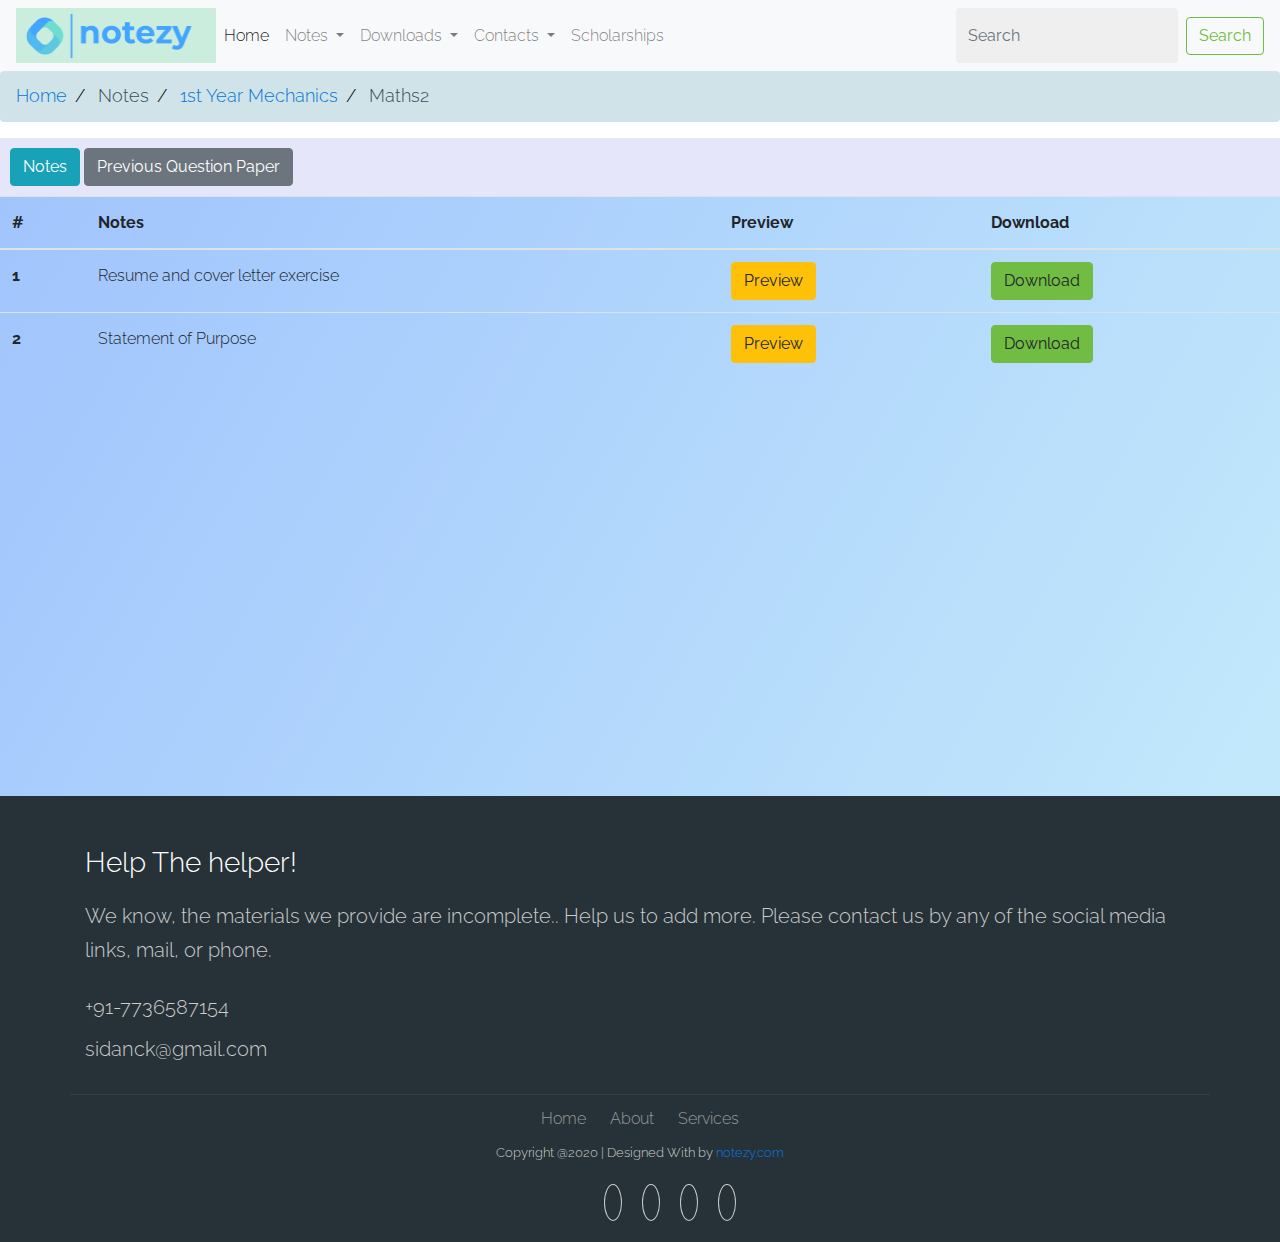
<file: pc.html>
<!DOCTYPE html>
<html lang="en">
<head>
    <meta charset="UTF-8">
    <meta name="viewport" content="width=device-width, initial-scale=1">
    <title>pc</title>
    <link href="//maxcdn.bootstrapcdn.com/bootstrap/4.1.1/css/bootstrap.min.css" rel="stylesheet" id="bootstrap-css">
  <link rel="stylesheet" href="https://stackpath.bootstrapcdn.com/bootstrap/4.1.3/css/bootstrap.min.css" integrity="sha384-MCw98/SFnGE8fJT3GXwEOngsV7Zt27NXFoaoApmYm81iuXoPkFOJwJ8ERdknLPMO" crossorigin="anonymous">
  <link rel="stylesheet" href="https://use.fontawesome.com/releases/v5.2.0/css/all.css" integrity="sha384-hWVjflwFxL6sNzntih27bfxkr27PmbbK/iSvJ+a4+0owXq79v+lsFkW54bOGbiDQ" crossorigin="anonymous">
  <link href="project.css"  rel="stylesheet">
  <link href="https://fonts.googleapis.com/css2?family=Raleway:wght@400;700&display=swap" rel="stylesheet">

    
  <link rel="stylesheet" href="css/bootstrap.min.css">
  

  <!-- MAIN CSS -->
  <link rel="stylesheet" href="css/style.css">

  <script src="//maxcdn.bootstrapcdn.com/bootstrap/4.1.1/js/bootstrap.min.js"></script>
<script src="//cdnjs.cloudflare.com/ajax/libs/jquery/3.2.1/jquery.min.js"></script>

    <style>

      ul.breadcrumb {
        padding: 10px 16px;
        list-style: none;
        background-color: #cfe3e8;
      }
      ul.breadcrumb li {
        display: inline;
        font-size: 18px;
      }
      ul.breadcrumb li+li:before {
        padding: 8px;
        color: black;
        content: "/\00a0";
      }
      ul.breadcrumb li a {
        color: #0275d8;
        text-decoration: none;
      }
      ul.breadcrumb li a:hover {
        color: #01447e;
        text-decoration: none;
      }
      </style>
</head>
<body>
    <div><nav class="navbar navbar-expand-lg navbar-light bg-light">
      <img src="images/logo.PNG" style="width: 200px;">
        <button class="navbar-toggler" type="button" data-toggle="collapse" data-target="#navbarSupportedContent" aria-controls="navbarSupportedContent" aria-expanded="false" aria-label="Toggle navigation">
          <span class="navbar-toggler-icon"></span>
        </button>
      
        <div class="collapse navbar-collapse" id="navbarSupportedContent">
          <ul class="navbar-nav mr-auto">
            <li class="nav-item active">
              <a class="nav-link" href="home.html">Home <span class="sr-only">(current)</span></a>
            </li>
            <li class="nav-item dropdown">
                <a class="nav-link dropdown-toggle" href="#" id="navbarDropdown" role="button" data-toggle="dropdown" aria-haspopup="true" aria-expanded="false">
                  Notes 
                </a>
                <div class="dropdown-menu" aria-labelledby="navbarDropdown">
                  <a class="dropdown-item" href="graphics.html">1st Year Graphics</a>
                  <a class="dropdown-item" href="mech.html">1st Year Mechanics</a>
                  <a class="dropdown-item" href="asd.pdf">S3</a>
                  <a class="dropdown-item" href="#">S4 action</a>
                  <a class="dropdown-item" href="#">S5</a>
                  <a class="dropdown-item" href="#">S6 </a>
                  <a class="dropdown-item" href="#">S7</a>
                  <a class="dropdown-item" href="#"> S8</a>
                  
              </li>
              <li class="nav-item dropdown">
                <a class="nav-link dropdown-toggle" href="#" id="navbarDropdown" role="button" data-toggle="dropdown" aria-haspopup="true" aria-expanded="false">
                  Downloads 
                </a>
                <div class="dropdown-menu" aria-labelledby="navbarDropdown">
                  <a class="dropdown-item" href="">Results</a>
                  <a class="dropdown-item" href="mech.html">Circulars</a>
                  <a class="dropdown-item" href="#">Academic Calender</a>
                  
                  
              </li>
              <li class="nav-item dropdown">
                <a class="nav-link dropdown-toggle" href="#" id="navbarDropdown" role="button" data-toggle="dropdown" aria-haspopup="true" aria-expanded="false">
                  Contacts 
                </a>
                <div class="dropdown-menu" aria-labelledby="navbarDropdown">
                  <a class="dropdown-item" href="">Faculties</a>
                  <a class="dropdown-item" href="mech.html">Hostel</a>
                  <a class="dropdown-item" href="#">SAC</a>
                  
                  
              </li>
              
            <li class="nav-item">
              <a class="nav-link" href="#">Scholarships</a>
            </li>
            
          </ul>
          <form class="form-inline my-2 my-lg-0">
            <input class="form-control mr-sm-2" type="search" placeholder="Search" aria-label="Search">
            <button class="btn btn-outline-success my-2 my-sm-0" type="submit">Search</button>
          </form>
        </div>
      </nav></div>
      <ul class="breadcrumb">
        <li><a href="home.html">Home</a></li>
        <li>Notes</li>
        <li><a href="mech.html">1st Year Mechanics</a></li>
        <li>Maths2</li>
        
      </ul>
      <div class="container-fluid" style="padding: 10px ;background-color: lavender;;">
      <!--<button type="button" id="a" class="btn btn-info"> Notes</button>-->
        <button type="button" id="c" class="btn btn-info">Notes</button>
        <button type="button" id="d" class="btn btn-secondary">Previous Question Paper</button>
        </div>
        
        
       <!-- <div id="t1" >
        
          <div class="tbl" style="background-image: linear-gradient(120deg, #a1c4fd 0%, #c2e9fb 100%); width: 100%;min-height:600px;">
          
            <table class="table table-hover   " style=background-image: linear-gradient(120deg, #a1c4fd 0%, #c2e9fb 100%);">
            
              <thead>
                <tr>
                  <th scope="col">#</th>
                  <th scope="col">Maths Notes</th>
                  <th scope="col">Preview</th>
                  <th scope="col">Download</th>
                  <th scope="col">Uploader</th>
                  <th scope="col">Upvotes</th>
                </tr>
              </thead>
              <tbody>
                <tr>
                  <th scope="row">1</th>
                  <td>Chemistry full</td>
                  <td><button type="button" class="btn btn-warning"><a style="text-decoration: none;color: inherit;" href="notes/Chemistry/CY1001D full ppt .pdf">Preview</a></button></td>
                  <td><button type="button" class="btn btn-success"><a style="text-decoration: none;color: inherit;" href="notes/Chemistry/CY1001D full ppt .pdf" download="">Download</a></button></button></td>
                   <td>Unknown</td>
                  <td>nil</td>
                </tr>
                
                <tr>
                  <th scope="row">2</th>
                  <td>UV Visible specroscopy</td>
                  <td><button type="button" class="btn btn-warning"><a style="text-decoration: none;color: inherit;" href="notes/Chemistry/2.UV-Visible Spectroscopy - JB Final (22.08.2019).pdf">Preview</a></button></td>
                  <td><button type="button" class="btn btn-success"><a style="text-decoration: none;color: inherit;" href="notes/Chemistry/2.UV-Visible Spectroscopy - JB Final (22.08.2019).pdf" download="">Download</a></button></button></td>
                   <td>Unknown</td>
                  <td>nil</td>
                </tr>
                <tr>
                  <th scope="row">3</th>
                  <td>IR Spectroscopy</td>
                  <td><button type="button" class="btn btn-warning"><a style="text-decoration: none;color: inherit;" href="notes/Chemistry/IR Spectroscopy - JB (28.08.2019)-converted.pdf">Preview</a></button></td>
                  <td><button type="button" class="btn btn-success"><a style="text-decoration: none;color: inherit;" href="notes/Chemistry/IR Spectroscopy - JB (28.08.2019)-converted.pdf" download="">Download</a></button></button></td>
                   <td>Unknown</td>
                  <td>nil</td>
                </tr>
                <tr>
                  <th scope="row">4</th>
                  <td>Chromatography</td>
                  <td><button type="button" class="btn btn-warning"><a style="text-decoration: none;color: inherit;" href="notes/Chemistry/DOC-20200124-WA0012.pdf">Preview</a></button></td>
                  <td><button type="button" class="btn btn-success"><a style="text-decoration: none;color: inherit;" href="notes/Chemistry/DOC-20200124-WA0012.pdf" download="">Download</a></button></button></td>
                   <td>Unknown</td>
                  <td>nil</td>
                </tr>
                
                <tr>
                  <th scope="row">5</th>
                  <td>Thermal methods of analysis</td>
                  <td><button type="button" class="btn btn-warning"><a style="text-decoration: none;color: inherit;" href="notes/Chemistry/null.pdf">Preview</a></button></td>
                  <td><button type="button" class="btn btn-success"><a style="text-decoration: none;color: inherit;" href="notes/Chemistry/null.pdf" download="">Download</a></button></button></td>
                   <td>Unknown</td>
                  <td>nil</td>
                </tr>

                <tr>
                    <th scope="row">5</th>
                    <td>Organometallic chemistry & Catalysis</td>
                    <td><button type="button" class="btn btn-warning"><a style="text-decoration: none;color: inherit;" href="notes/Chemistry/null-4.pdf">Preview</a></button></td>
                    <td><button type="button" class="btn btn-success"><a style="text-decoration: none;color: inherit;" href="notes/Chemistry/null-4.pdf" download="">Download</a></button></button></td>
                     <td>Unknown</td>
                    <td>nil</td>
                  </tr>
          
                
              
                
              </tbody>
            </table>
          
          </div>
        </div>-->
        
        <div id="t3" >
          <div class="tbl" style="background-image: linear-gradient(120deg, #a1c4fd 0%, #c2e9fb 100%); width: 100%;min-height:600px;">
          
            <table class="table table-hover   " style=background-image: linear-gradient(120deg, #a1c4fd 0%, #c2e9fb 100%);">
            
              <thead>
                <tr>
                  <th scope="col">#</th>
                  <th scope="col">Notes</th>
                  <th scope="col">Preview</th>
                  <th scope="col">Download</th>
                  </tr>
              </thead>
              <tbody>
                <tr>
                  <th scope="row">1</th>
                  <td>Resume and cover letter exercise</td>
                  <td><button type="button" class="btn btn-warning"><a style="text-decoration: none;color: inherit;" href="notes/pc/Resume and cover letter exercise.pdf">Preview</a></button></td>
                  <td><button type="button" class="btn btn-success"><a style="text-decoration: none;color: inherit;" href="notes/pc/Resume and cover letter exercise.pdf" download="">Download</a></button></button></td>
                   </tr>
                
                   <tr>
                    <th scope="row">2</th>
                    <td>Statement of Purpose</td>
                    <td><button type="button" class="btn btn-warning"><a style="text-decoration: none;color: inherit;" href="notes/pc/SoP.pdf">Preview</a></button></td>
                    <td><button type="button" class="btn btn-success"><a style="text-decoration: none;color: inherit;" href="notes/pc/SoP.pdf" download="">Download</a></button></button></td>
                     </tr>
                
                   
              
                
              </tbody>
            </table>
          
          </div>
        </div>

        <div id="t4" style="display: none;">
          <div class="tbl" style="background-image: linear-gradient(120deg, #a1c4fd 0%, #c2e9fb 100%); width: 100%;min-height:600px;">
          
            <table class="table table-hover   " style=background-image: linear-gradient(120deg, #a1c4fd 0%, #c2e9fb 100%);">
            
              <thead>
                <tr>
                  <th scope="col">#</th>
                  <th scope="col">Previous Qn</th>
                  <th scope="col">Preview</th>
                  <th scope="col">Download</th>
                  </tr>
              </thead>
              <tbody>
                <tr>
                  <th scope="row">1</th>
                  <td>End Sem 2013</td>
                  <td><button type="button" class="btn btn-warning"><a style="text-decoration: none;color: inherit;" href="notes/pc/MS1001_PC_END_2013 DONE.PDF">Preview</a></button></td>
                  <td><button type="button" class="btn btn-success"><a style="text-decoration: none;color: inherit;" href="notes/pc/MS1001_PC_END_2013 DONE.PDF" download="">Download</a></button></button></td>
                   </tr>
                   
                  
              </tbody>
            </table>
          
          </div>
        </div>
        
        
        <script>
        
          
          
          $(document).ready(function(){
              $("#c").click(function(){
                  $("#c").removeClass("btn btn-secondary");
                  $("#a").removeClass("btn btn-info");
                  $("#d").removeClass("btn btn-info");
                  $("#c").addClass("btn btn-info");
                  $("#a").addClass("btn btn-secondary");
                  $("#d").addClass("btn btn-secondary");
                  $("#t4").hide();
                  $("#t3").show();
                  $("#t1").hide();
                 
              });
          });
          $(document).ready(function(){
              $("#a").click(function(){
                  $("#a").removeClass("btn btn-secondary");
                  $("#c").removeClass("btn btn-info");
                  $("#d").removeClass("btn btn-info");
                  $("#a").addClass("btn btn-info");
                  $("#c").addClass("btn btn-secondary");
                  $("#d").addClass("btn btn-secondary");                 
                  $("#t4").hide();
                  $("#t1").show();
                  $("#t3").hide();
              
              });
          }); 

          $(document).ready(function(){
              $("#d").click(function(){
                  $("#d").removeClass("btn btn-secondary");
                  $("#a").removeClass("btn btn-info");
                  $("#c").removeClass("btn btn-info");
                  $("#d").addClass("btn btn-info");
                   $("#a").addClass("btn btn-secondary");
                  $("#c").addClass("btn btn-secondary");
                  $("#t4").show();
                  $("#t1").hide();
                  $("#t3").hide();
                
              });
          });
          </script>
          </div>
        
  
    

 <!--footer starts from here-->
<footer class="footer">
  <div class="container bottom_border">
  <div class="row">
  <div class=" col-sm-12 col-md col-sm-12  col-12 col" ">
  <h3 class="headin5_amrc col_white_amrc pt2">Help   The    helper!</h3>
  <!--headin5_amrc-->
  <p style="font-size: 20px;" class="mb10">We know, the materials we provide are incomplete..  Help us to add more. Please contact us by any of the social media links, mail, or phone.</p>
  
  <p style="font-size: 20px;" ><i  class="fa fa-phone"></i>  +91-7736587154  </p>
  <p style="font-size: 20px;"><i class="fa fa fa-envelope"></i> sidanck@gmail.com  </p>
  
  
  </div>
  </div>
  </div>
  
  
  <div class="container">
  <ul class="foote_bottom_ul_amrc">
  <li><a href="http://webenlance.com">Home</a></li>
  <li><a href="http://webenlance.com">About</a></li>
  <li><a href="http://webenlance.com">Services</a></li>
  
  </ul>
  <!--foote_bottom_ul_amrc ends here-->
  <p class="text-center">Copyright @2020 | Designed With by <a href="#">notezy.com</a></p>
  
  <ul class="social_footer_ul">
  <li><a href="http://webenlance.com"><i class="fab fa-facebook-f"></i></a></li>
  <li><a href="http://webenlance.com"><i class="fab fa-twitter"></i></a></li>
  <li><a href="http://webenlance.com"><i class="fab fa-linkedin"></i></a></li>
  <li><a href="http://webenlance.com"><i class="fab fa-instagram"></i></a></li>
  </ul>
  <!--social_footer_ul ends here-->
  </div>
  
  </footer>




    <script src="https://code.jquery.com/jquery-3.3.1.slim.min.js" integrity="sha384-q8i/X+965DzO0rT7abK41JStQIAqVgRVzpbzo5smXKp4YfRvH+8abtTE1Pi6jizo" crossorigin="anonymous"></script>
  <script src="https://cdnjs.cloudflare.com/ajax/libs/popper.js/1.14.3/umd/popper.min.js" integrity="sha384-ZMP7rVo3mIykV+2+9J3UJ46jBk0WLaUAdn689aCwoqbBJiSnjAK/l8WvCWPIPm49" crossorigin="anonymous"></script>
  <script src="https://stackpath.bootstrapcdn.com/bootstrap/4.1.3/js/bootstrap.min.js" integrity="sha384-ChfqqxuZUCnJSK3+MXmPNIyE6ZbWh2IMqE241rYiqJxyMiZ6OW/JmZQ5stwEULTy" crossorigin="anonymous"></script>
  
</body>
</html>
</file>
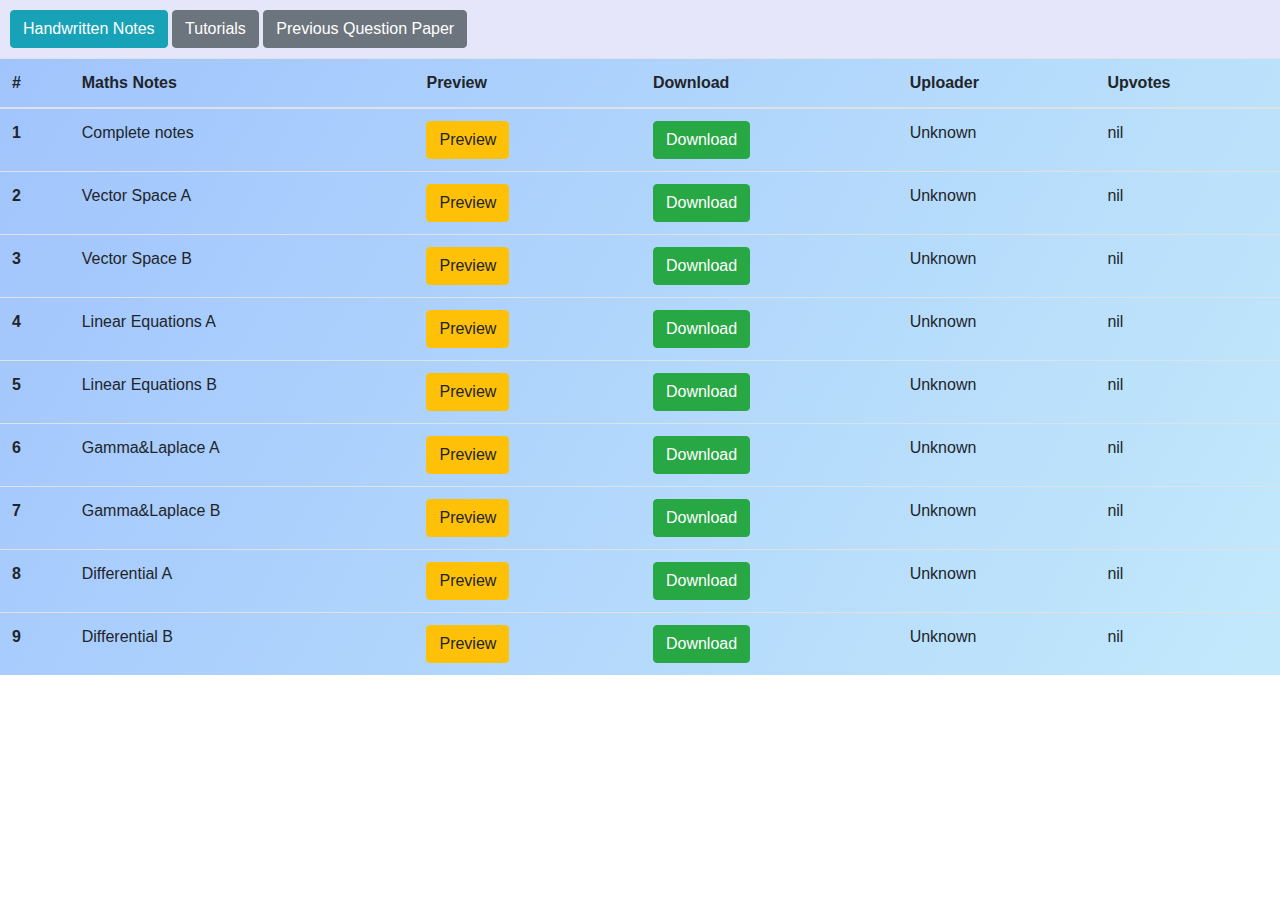
<file: project.html>
<!DOCTYPE html>
<html lang="en">
<head>
    <meta charset="UTF-8">
    <meta name="viewport" content="width=device-width, initial-scale=1">
    <title>maths</title>
    <link href="//maxcdn.bootstrapcdn.com/bootstrap/4.1.1/css/bootstrap.min.css" rel="stylesheet" id="bootstrap-css">
  <link rel="stylesheet" href="https://stackpath.bootstrapcdn.com/bootstrap/4.1.3/css/bootstrap.min.css" integrity="sha384-MCw98/SFnGE8fJT3GXwEOngsV7Zt27NXFoaoApmYm81iuXoPkFOJwJ8ERdknLPMO" crossorigin="anonymous">
  <link rel="stylesheet" href="https://use.fontawesome.com/releases/v5.2.0/css/all.css" integrity="sha384-hWVjflwFxL6sNzntih27bfxkr27PmbbK/iSvJ+a4+0owXq79v+lsFkW54bOGbiDQ" crossorigin="anonymous">
  <link href="project.css"  rel="stylesheet">
  
  <script src="//maxcdn.bootstrapcdn.com/bootstrap/4.1.1/js/bootstrap.min.js"></script>
<script src="//cdnjs.cloudflare.com/ajax/libs/jquery/3.2.1/jquery.min.js"></script>

    <style>

      ul.breadcrumb {
        padding: 10px 16px;
        list-style: none;
        background-color: #cfe3e8;
      }
      ul.breadcrumb li {
        display: inline;
        font-size: 18px;
      }
      ul.breadcrumb li+li:before {
        padding: 8px;
        color: black;
        content: "/\00a0";
      }
      ul.breadcrumb li a {
        color: #0275d8;
        text-decoration: none;
      }
      ul.breadcrumb li a:hover {
        color: #01447e;
        text-decoration: none;
      }
      </style>
      
      
      
</head>
<div class="container-fluid" style="padding: 10px ;background-color: lavender;;">
<button type="button" id="a" class="btn btn-info">Handwritten Notes</button>
<button type="button" id="b" class="btn btn-secondary">Tutorials</button>
<button type="button" id="c" class="btn btn-secondary">Previous Question Paper</button>
</div>


<div id="t1" >

  <div class="tbl" style="background-image: linear-gradient(120deg, #a1c4fd 0%, #c2e9fb 100%); width: 100%;min-height:600px;">
  
    <table class="table table-hover   " style=background-image: linear-gradient(120deg, #a1c4fd 0%, #c2e9fb 100%);">
    
      <thead>
        <tr>
          <th scope="col">#</th>
          <th scope="col">Maths Notes</th>
          <th scope="col">Preview</th>
          <th scope="col">Download</th>
          <th scope="col">Uploader</th>
          <th scope="col">Upvotes</th>
        </tr>
      </thead>
      <tbody>
        <tr>
          <th scope="row">1</th>
          <td>Complete notes</td>
          <td><button type="button" class="btn btn-warning"><a style="text-decoration: none;color: inherit;" href="notes/Maths/cmplt notes.pdf">Preview</a></button></td>
          <td><button type="button" class="btn btn-success"><a style="text-decoration: none;color: inherit;" href="notes/Maths/cmplt notes.pdf" download="">Download</a></button></button></td>
           <td>Unknown</td>
          <td>nil</td>
        </tr>
        
        <tr>
          <th scope="row">2</th>
          <td>Vector Space A</td>
          <td><button type="button" class="btn btn-warning"><a style="text-decoration: none;color: inherit;" href="notes/Maths/vs.pdf">Preview</a></button></td>
          <td><button type="button" class="btn btn-success"><a style="text-decoration: none;color: inherit;" href="notes/Maths/vs.pdf" download="">Download</a></button></button></td>
           <td>Unknown</td>
          <td>nil</td>
        </tr>
        <tr>
          <th scope="row">3</th>
          <td>Vector Space B</td>
          <td><button type="button" class="btn btn-warning"><a style="text-decoration: none;color: inherit;" href="notes/Maths/vs (2).pdf">Preview</a></button></td>
          <td><button type="button" class="btn btn-success"><a style="text-decoration: none;color: inherit;" href="notes/Maths/vs (2).pdf" download="">Download</a></button></button></td>
           <td>Unknown</td>
          <td>nil</td>
        </tr>
        <tr>
          <th scope="row">4</th>
          <td>Linear Equations A</td>
          <td><button type="button" class="btn btn-warning"><a style="text-decoration: none;color: inherit;" href="notes/Maths/linear eqns.pdf">Preview</a></button></td>
          <td><button type="button" class="btn btn-success"><a style="text-decoration: none;color: inherit;" href="notes/Maths/linear eqns.pdf" download="">Download</a></button></button></td>
           <td>Unknown</td>
          <td>nil</td>
        </tr>
        
        <tr>
          <th scope="row">5</th>
          <td>Linear Equations B</td>
          <td><button type="button" class="btn btn-warning"><a style="text-decoration: none;color: inherit;" href="notes/Maths/Linear Eqns (2).pdf">Preview</a></button></td>
          <td><button type="button" class="btn btn-success"><a style="text-decoration: none;color: inherit;" href="notes/Maths/Linear Eqns (2).pdf" download="">Download</a></button></button></td>
           <td>Unknown</td>
          <td>nil</td>
        </tr>
  
        <tr>
          <th scope="row">6</th>
          <td>Gamma&Laplace A</td>
          <td><button type="button" class="btn btn-warning"><a style="text-decoration: none;color: inherit;" href="notes/Maths/gamma +lt.pdf">Preview</a></button></td>
          <td><button type="button" class="btn btn-success"><a style="text-decoration: none;color: inherit;" href="notes/Maths/gamma +lt.pdf" download="">Download</a></button></button></td>
           <td>Unknown</td>
          <td>nil</td>
        </tr>
  
        <tr>
          <th scope="row">7</th>
          <td>Gamma&Laplace B</td>
          <td><button type="button" class="btn btn-warning"><a style="text-decoration: none;color: inherit;" href="notes/Maths/gamma+lt(2).pdf">Preview</a></button></td>
          <td><button type="button" class="btn btn-success"><a style="text-decoration: none;color: inherit;" href="notes/Maths/gamma+lt(2).pdf" download="">Download</a></button></button></td>
           <td>Unknown</td>
          <td>nil</td>
        </tr>
  
        <tr>
          <th scope="row">8</th>
          <td>Differential A</td>
          <td><button type="button" class="btn btn-warning"><a style="text-decoration: none;color: inherit;" href="notes/Maths/de.pdf">Preview</a></button></td>
          <td><button type="button" class="btn btn-success"><a style="text-decoration: none;color: inherit;" href="notes/Maths/de.pdf" download="">Download</a></button></button></td>
           <td>Unknown</td>
          <td>nil</td>
        </tr>
  
        <tr>
          <th scope="row">9</th>
          <td>Differential B</td>
          <td><button type="button" class="btn btn-warning"><a style="text-decoration: none;color: inherit;" href="notes/Maths/de (2).pdf">Preview</a></button></td>
          <td><button type="button" class="btn btn-success"><a style="text-decoration: none;color: inherit;" href="notes/Maths/de (2).pdf" download="">Download</a></button></button></td>
           <td>Unknown</td>
          <td>nil</td>
        </tr>
      
        
      </tbody>
    </table>
  
  </div>
</div>
<div id="t2" style="display: none;">
  <div class="tbl" style="background-image: linear-gradient(120deg, #a1c4fd 0%, #c2e9fb 100%); width: 100%;min-height:600px;">
  
    <table class="table table-hover   " style=background-image: linear-gradient(120deg, #a1c4fd 0%, #c2e9fb 100%);">
    
      <thead>
        <tr>
          <th scope="col">#</th>
          <th scope="col">Maths Tutorial</th>
          <th scope="col">Tutorial Sheet</th>
          <th scope="col">Answer</th>
          
        </tr>
      </thead>
      <tbody>
        <tr>
          <th scope="row">1</th>
          <td>T1</td>
          <td><button type="button" class="btn btn-warning"><a style="text-decoration: none;color: inherit;" href="notes/Maths/Tutorials/T1.pdf">Preview</a></button><button type="button" class="btn btn-success"><a style="text-decoration: none;color: inherit;" href="notes/Maths/Tutorials/T1.pdf" download="">Download</a></button></button></td>
          <td><button type="button" class="btn btn-warning"><a style="text-decoration: none;color: inherit;" href="notes/Maths/Tutorials/tutorial 1 soln.pdf">Preview</a></button><button type="button" class="btn btn-success"><a style="text-decoration: none;color: inherit;" href="notes/Maths/Tutorials/tutorial 1 soln.pdf" download="">Download</a></button></td>
          
           
        </tr>
        
        <tr>
          <th scope="row">2</th>
          <td>T2</td>
          <td><button type="button" class="btn btn-warning"><a style="text-decoration: none;color: inherit;" href="notes/Maths/Tutorials/T2.pdf">Preview</a></button><button type="button" class="btn btn-success"><a style="text-decoration: none;color: inherit;" href="notes/Maths/Tutorials/T2.pdf" download="">Download</a></button></button></td>
          <td><button type="button" class="btn btn-warning"><a style="text-decoration: none;color: inherit;" href="notes/Maths/Tutorials/tutorial 2 soln.pdf">Preview</a></button><button type="button" class="btn btn-success"><a style="text-decoration: none;color: inherit;" href="notes/Maths/Tutorials/tutorial 2 soln.pdf soln.pdf" download="">Download</a></button></td>
          
           
        </tr>
        <tr>
          <th scope="row">3</th>
          <td>T3</td>
          <td><button type="button" class="btn btn-warning"><a style="text-decoration: none;color: inherit;" href="notes/Maths/Tutorials/Maths tutorial 3.pdf">Preview</a></button><button type="button" class="btn btn-success"><a style="text-decoration: none;color: inherit;" href="notes/Maths/Tutorials/Maths tutorial 3.pdf" download="">Download</a></button></button></td>
          <td><button type="button" class="btn btn-warning"><a style="text-decoration: none;color: inherit;" href="notes/Maths/Tutorials/tutorial 3 soln.pdf">Preview</a></button><button type="button" class="btn btn-success"><a style="text-decoration: none;color: inherit;" href="notes/Maths/Tutorials/tutorial 3 soln.pdf" download="">Download</a></button></td>
          
           
        </tr>
        <tr>
          <th scope="row">4</th>
          <td>T4</td>
          <td><button type="button" class="btn btn-warning"><a style="text-decoration: none;color: inherit;" href="notes/Maths/Tutorials/Maths tutorial 4.pdf">Preview</a></button><button type="button" class="btn btn-success"><a style="text-decoration: none;color: inherit;" href="notes/Maths/Tutorials/Maths tutorial 4.pdf" download="">Download</a></button></button></td>
          <td>-</td>
           
        </tr>
        
        <tr>
          <th scope="row">5</th>
          <td>T5</td>
          <td><button type="button" class="btn btn-warning"><a style="text-decoration: none;color: inherit;" href="notes/Maths/Tutorials/maths tutorial 5.pdf">Preview</a></button><button type="button" class="btn btn-success"><a style="text-decoration: none;color: inherit;" href="notes/Maths/Tutorials/maths tutorial 5.pdf" download="">Download</a></button></button></td>
          <td>-</td>
           </tr>
  
        <tr>
          <th scope="row">6</th>
          <td>T6</td>
          <td><button type="button" class="btn btn-warning"><a style="text-decoration: none;color: inherit;" href="notes/Maths/Tutorials/MA1002_T6.pdf">Preview</a></button><button type="button" class="btn btn-success"><a style="text-decoration: none;color: inherit;" href="notes/Maths/Tutorials/MA1002_T6.pdf" download="">Download</a></button></button></td>
          <td><button type="button" class="btn btn-warning"><a style="text-decoration: none;color: inherit;" href="notes/Maths/Tutorials/T6 soln.pdf">Preview</a></button><button type="button" class="btn btn-success"><a style="text-decoration: none;color: inherit;" href="notes/Maths/Tutorials/T6 soln.pdf" download="">Download</a></button></td>
          
           </tr>
  
        <tr>
          <th scope="row">7</th>
          <td>T7</td>
          <td><button type="button" class="btn btn-warning"><a style="text-decoration: none;color: inherit;" href="notes/Maths/Tutorials/Turorial7.pdf">Preview</a></button><button type="button" class="btn btn-success"><a style="text-decoration: none;color: inherit;" href="notes/Maths/Tutorials/Turorial7.pdf" download="">Download</a></button></button></td>
          <td>-</td>
           </tr>
  
        <tr>
          <th scope="row">8</th>
          <td>Beta-Gamma Tutorial</td>
          <td><button type="button" class="btn btn-warning"><a style="text-decoration: none;color: inherit;" href="notes/Maths/Tutorials/Tutorial_Beta_Gamma (1).pdf">Preview</a></button><button type="button" class="btn btn-success"><a style="text-decoration: none;color: inherit;" href="notes/Maths/Tutorials/Tutorial_Beta_Gamma (1).pdf" download="">Download</a></button></td>
          <td>-</td>  
        </tr>
  
        
      
        
      </tbody>
    </table>
  
  </div>
</div>
<div id="t3" style="display: none;">
  <div class="tbl" style="background-image: linear-gradient(120deg, #a1c4fd 0%, #c2e9fb 100%); width: 100%;min-height:600px;">
  
    <table class="table table-hover   " style=background-image: linear-gradient(120deg, #a1c4fd 0%, #c2e9fb 100%);">
    
      <thead>
        <tr>
          <th scope="col">#</th>
          <th scope="col">Maths Previous</th>
          <th scope="col">Preview</th>
          <th scope="col">Download</th>
          </tr>
      </thead>
      <tbody>
        <tr>
          <th scope="row">1</th>
          <td>2016-17 WS</td>
          <td><button type="button" class="btn btn-warning"><a style="text-decoration: none;color: inherit;" href="notes/Maths/Previous/MathsII end.pdf">Preview</a></button></td>
          <td><button type="button" class="btn btn-success"><a style="text-decoration: none;color: inherit;" href="notes/Maths/Previous/MathsII end.pdf" download="">Download</a></button></button></td>
           </tr>
        
           
      
        
      </tbody>
    </table>
  
  </div>
</div>


<script>
  $(document).ready(function(){
      $("#b").click(function(){
          $("#b").removeClass("btn btn-secondary");
          $("#c").removeClass("btn btn-info");
          $("#a").removeClass("btn btn-info");
          $("#b").addClass("btn btn-info");
          $("#c").addClass("btn btn-secondary");
          $("#a").addClass("btn btn-secondary");
          $("#t2").show();
          $("#t1").hide();
          $("#t3").hide();
          
          
          
      });
  });
  $(document).ready(function(){
      $("#a").click(function(){
          $("#a").removeClass("btn btn-secondary");
          $("#c").removeClass("btn btn-info");
          $("#b").removeClass("btn btn-info");
          $("#a").addClass("btn btn-info");
          $("#c").addClass("btn btn-secondary");
          $("#b").addClass("btn btn-secondary");
          $("#t1").show();
          $("#t2").hide();
          $("#t3").hide();
      
      });
  });
  $(document).ready(function(){
      $("#c").click(function(){
          $("#c").removeClass("btn btn-secondary");
          $("#a").removeClass("btn btn-info");
          $("#b").removeClass("btn btn-info");
          $("#c").addClass("btn btn-info");
          $("#b").addClass("btn btn-secondary");
          $("#a").addClass("btn btn-secondary");
          $("#t3").show();
          $("#t1").hide();
          $("#t2").hide();
        
      });
  });
  </script>
  </div>





    <script src="https://code.jquery.com/jquery-3.3.1.slim.min.js" integrity="sha384-q8i/X+965DzO0rT7abK41JStQIAqVgRVzpbzo5smXKp4YfRvH+8abtTE1Pi6jizo" crossorigin="anonymous"></script>
  <script src="https://cdnjs.cloudflare.com/ajax/libs/popper.js/1.14.3/umd/popper.min.js" integrity="sha384-ZMP7rVo3mIykV+2+9J3UJ46jBk0WLaUAdn689aCwoqbBJiSnjAK/l8WvCWPIPm49" crossorigin="anonymous"></script>
  <script src="https://stackpath.bootstrapcdn.com/bootstrap/4.1.3/js/bootstrap.min.js" integrity="sha384-ChfqqxuZUCnJSK3+MXmPNIyE6ZbWh2IMqE241rYiqJxyMiZ6OW/JmZQ5stwEULTy" crossorigin="anonymous"></script>
  <script src="https://code.jquery.com/jquery-3.5.1.js" integrity="sha256-QWo7LDvxbWT2tbbQ97B53yJnYU3WhH/C8ycbRAkjPDc=" crossorigin="anonymous"></script>
</body>
</html>
</file>
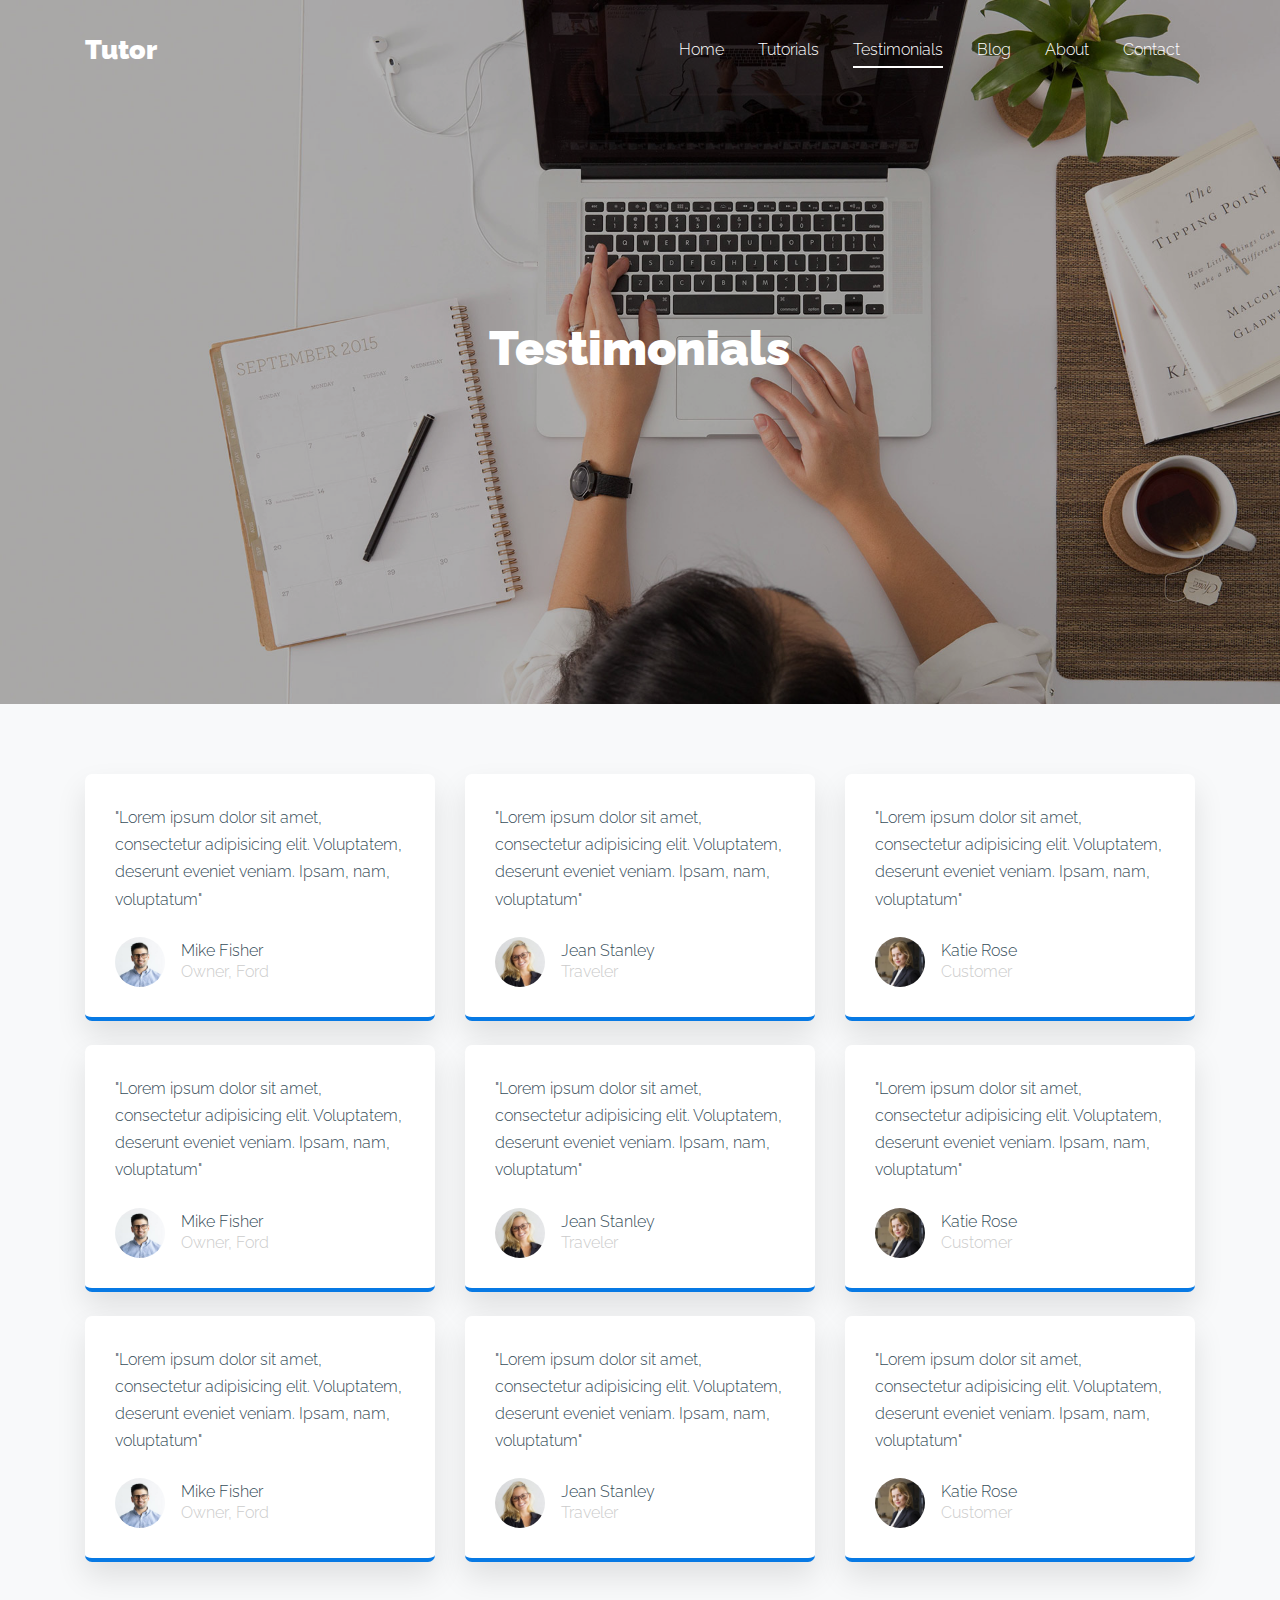
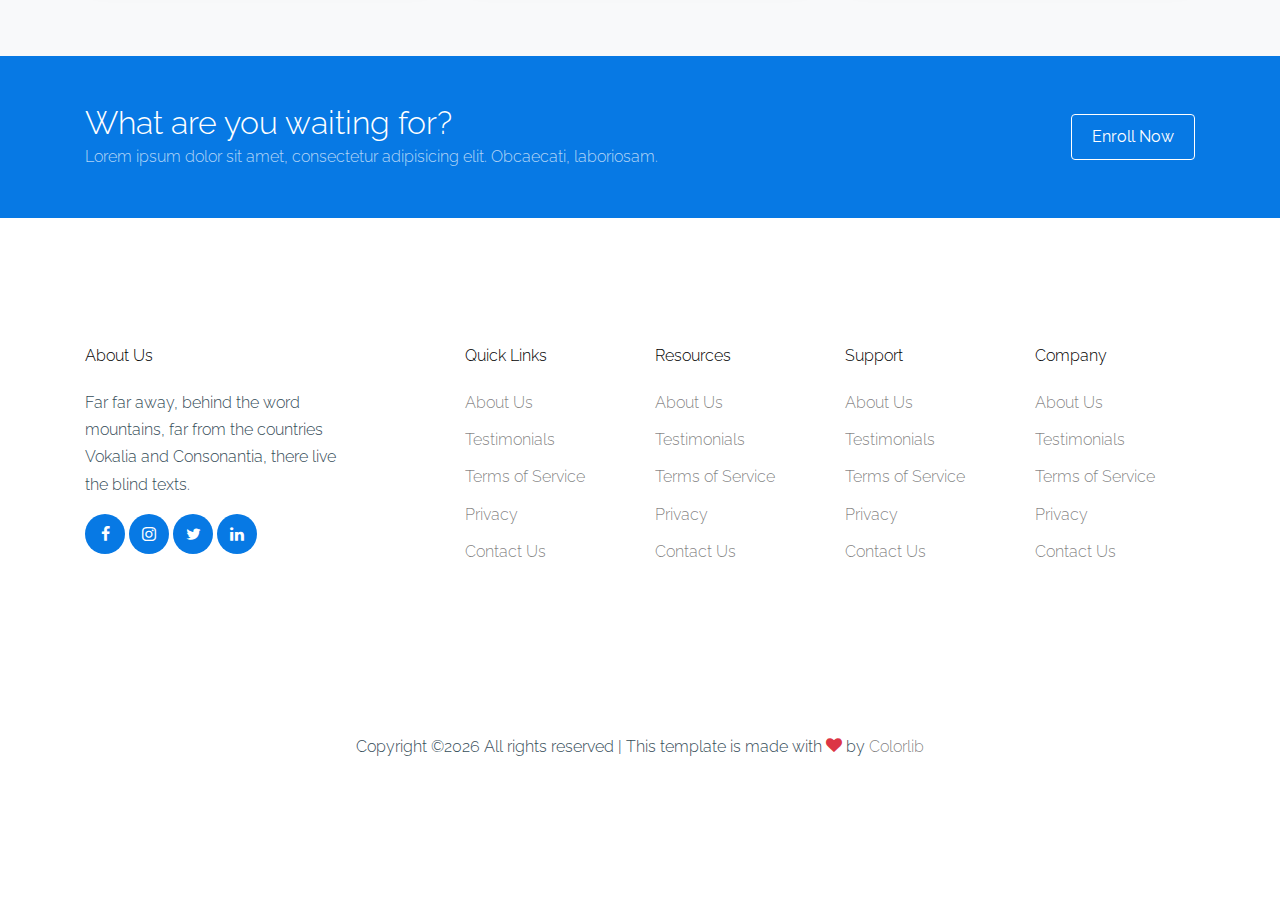
<file: testimonials.html>
<!doctype html>
<html lang="en">

  <head>
    <title>Tutor &mdash; Free Website Template by Colorlib</title>
    <meta charset="utf-8">
    <meta name="viewport" content="width=device-width, initial-scale=1, shrink-to-fit=no">

    <link href="https://fonts.googleapis.com/css2?family=Raleway:wght@400;700&display=swap" rel="stylesheet">

    <link rel="stylesheet" href="fonts/icomoon/style.css">
    <link rel="stylesheet" href="fonts/brand/style.css">

    <link rel="stylesheet" href="css/bootstrap.min.css">
    <link rel="stylesheet" href="css/bootstrap-datepicker.css">
    <link rel="stylesheet" href="css/jquery.fancybox.min.css">
    <link rel="stylesheet" href="css/owl.carousel.min.css">
    <link rel="stylesheet" href="css/owl.theme.default.min.css">
    <link rel="stylesheet" href="css/aos.css">

    <!-- MAIN CSS -->
    <link rel="stylesheet" href="css/style.css">

  </head>

  <body>

    
    <div class="site-wrap" id="home-section">

      <div class="site-mobile-menu site-navbar-target">
        <div class="site-mobile-menu-header">
          <div class="site-mobile-menu-close mt-3">
            <span class="icon-close2 js-menu-toggle"></span>
          </div>
        </div>
        <div class="site-mobile-menu-body"></div>
      </div>

      <header class="site-navbar light site-navbar-target" role="banner">

        <div class="container">
          <div class="row align-items-center position-relative">

            <div class="col-3">
              <div class="site-logo">
                <a href="index.html"><strong>Tutor</strong></a>
              </div>
            </div>

            <div class="col-9  text-right">
              
              <span class="d-inline-block d-lg-none"><a href="#" class=" site-menu-toggle js-menu-toggle py-5 "><span class="icon-menu h3 text-black"></span></a></span>

              <nav class="site-navigation text-right ml-auto d-none d-lg-block" role="navigation">
                <ul class="site-menu main-menu js-clone-nav ml-auto ">
                  <li><a href="index.html" class="nav-link">Home</a></li>
                  <li><a href="tutorials.html" class="nav-link">Tutorials</a></li>
                  <li class="active"><a href="testimonials.html" class="nav-link">Testimonials</a></li>
                  <li><a href="blog.html" class="nav-link">Blog</a></li>
                  <li><a href="about.html" class="nav-link">About</a></li>
                  <li><a href="contact.html" class="nav-link">Contact</a></li>
                </ul>
              </nav>
            </div>

            
          </div>
        </div>

      </header>

      
      <div class="site-section-cover overlay" style="background-image: url('images/hero_bg.jpg');">
        
        <div class="container">
          <div class="row align-items-center justify-content-center">
            <div class="col-lg-10 text-center">
              <h1><strong>Testimonials</strong></h1>
            </div>
          </div>
        </div>
      </div>

      
      

      <div class="site-section bg-light">
      <div class="container">
        
        <div class="row">
          <div class="col-lg-4 mb-4">
            <div class="testimonial-2">
              <blockquote class="mb-4">
                <p>"Lorem ipsum dolor sit amet, consectetur adipisicing elit. Voluptatem, deserunt eveniet veniam. Ipsam, nam, voluptatum"</p>
              </blockquote>
              <div class="d-flex v-card align-items-center">
                <img src="images/person_1.jpg" alt="Image" class="img-fluid mr-3">
                <div class="author-name">
                  <span class="d-block">Mike Fisher</span>
                  <span>Owner, Ford</span>
                </div>
              </div>
            </div>
          </div>
          <div class="col-lg-4 mb-4">
            <div class="testimonial-2">
              <blockquote class="mb-4">
                <p>"Lorem ipsum dolor sit amet, consectetur adipisicing elit. Voluptatem, deserunt eveniet veniam. Ipsam, nam, voluptatum"</p>
              </blockquote>
              <div class="d-flex v-card align-items-center">
                <img src="images/person_2.jpg" alt="Image" class="img-fluid mr-3">
                <div class="author-name">
                  <span class="d-block">Jean Stanley</span>
                  <span>Traveler</span>
                </div>
              </div>
            </div>
          </div>
          <div class="col-lg-4 mb-4">
            <div class="testimonial-2">
              <blockquote class="mb-4">
                <p>"Lorem ipsum dolor sit amet, consectetur adipisicing elit. Voluptatem, deserunt eveniet veniam. Ipsam, nam, voluptatum"</p>
              </blockquote>
              <div class="d-flex v-card align-items-center">
                <img src="images/person_3.jpg" alt="Image" class="img-fluid mr-3">
                <div class="author-name">
                  <span class="d-block">Katie Rose</span>
                  <span >Customer</span>
                </div>
              </div>
            </div>
          </div>

          <div class="col-lg-4 mb-4">
            <div class="testimonial-2">
              <blockquote class="mb-4">
                <p>"Lorem ipsum dolor sit amet, consectetur adipisicing elit. Voluptatem, deserunt eveniet veniam. Ipsam, nam, voluptatum"</p>
              </blockquote>
              <div class="d-flex v-card align-items-center">
                <img src="images/person_1.jpg" alt="Image" class="img-fluid mr-3">
                <div class="author-name">
                  <span class="d-block">Mike Fisher</span>
                  <span>Owner, Ford</span>
                </div>
              </div>
            </div>
          </div>
          <div class="col-lg-4 mb-4">
            <div class="testimonial-2">
              <blockquote class="mb-4">
                <p>"Lorem ipsum dolor sit amet, consectetur adipisicing elit. Voluptatem, deserunt eveniet veniam. Ipsam, nam, voluptatum"</p>
              </blockquote>
              <div class="d-flex v-card align-items-center">
                <img src="images/person_2.jpg" alt="Image" class="img-fluid mr-3">
                <div class="author-name">
                  <span class="d-block">Jean Stanley</span>
                  <span>Traveler</span>
                </div>
              </div>
            </div>
          </div>
          <div class="col-lg-4 mb-4">
            <div class="testimonial-2">
              <blockquote class="mb-4">
                <p>"Lorem ipsum dolor sit amet, consectetur adipisicing elit. Voluptatem, deserunt eveniet veniam. Ipsam, nam, voluptatum"</p>
              </blockquote>
              <div class="d-flex v-card align-items-center">
                <img src="images/person_3.jpg" alt="Image" class="img-fluid mr-3">
                <div class="author-name">
                  <span class="d-block">Katie Rose</span>
                  <span >Customer</span>
                </div>
              </div>
            </div>
          </div>

          <div class="col-lg-4 mb-4">
            <div class="testimonial-2">
              <blockquote class="mb-4">
                <p>"Lorem ipsum dolor sit amet, consectetur adipisicing elit. Voluptatem, deserunt eveniet veniam. Ipsam, nam, voluptatum"</p>
              </blockquote>
              <div class="d-flex v-card align-items-center">
                <img src="images/person_1.jpg" alt="Image" class="img-fluid mr-3">
                <div class="author-name">
                  <span class="d-block">Mike Fisher</span>
                  <span>Owner, Ford</span>
                </div>
              </div>
            </div>
          </div>
          <div class="col-lg-4 mb-4">
            <div class="testimonial-2">
              <blockquote class="mb-4">
                <p>"Lorem ipsum dolor sit amet, consectetur adipisicing elit. Voluptatem, deserunt eveniet veniam. Ipsam, nam, voluptatum"</p>
              </blockquote>
              <div class="d-flex v-card align-items-center">
                <img src="images/person_2.jpg" alt="Image" class="img-fluid mr-3">
                <div class="author-name">
                  <span class="d-block">Jean Stanley</span>
                  <span>Traveler</span>
                </div>
              </div>
            </div>
          </div>
          <div class="col-lg-4 mb-4">
            <div class="testimonial-2">
              <blockquote class="mb-4">
                <p>"Lorem ipsum dolor sit amet, consectetur adipisicing elit. Voluptatem, deserunt eveniet veniam. Ipsam, nam, voluptatum"</p>
              </blockquote>
              <div class="d-flex v-card align-items-center">
                <img src="images/person_3.jpg" alt="Image" class="img-fluid mr-3">
                <div class="author-name">
                  <span class="d-block">Katie Rose</span>
                  <span >Customer</span>
                </div>
              </div>
            </div>
          </div>
        </div>
      </div>
    </div>

    <div class="site-section bg-primary py-5 cta">
      <div class="container">
        <div class="row align-items-center">
          <div class="col-lg-7 mb-4 mb-md-0">
            <h2 class="mb-0 text-white">What are you waiting for?</h2>
            <p class="mb-0 opa-7">Lorem ipsum dolor sit amet, consectetur adipisicing elit. Obcaecati, laboriosam.</p>
          </div>
          <div class="col-lg-5 text-md-right">
            <a href="#" class="btn btn-primary btn-white">Enroll Now</a>
          </div>
        </div>
      </div>
    </div>
      <footer class="site-footer">
        <div class="container">
          <div class="row">
            <div class="col-lg-3">
              <h2 class="footer-heading mb-4">About Us</h2>
              <p>Far far away, behind the word mountains, far from the countries Vokalia and Consonantia, there live the blind texts. </p>
              <ul class="list-unstyled social">
                <li><a href="#"><span class="icon-facebook"></span></a></li>
                <li><a href="#"><span class="icon-instagram"></span></a></li>
                <li><a href="#"><span class="icon-twitter"></span></a></li>
                <li><a href="#"><span class="icon-linkedin"></span></a></li>
              </ul>
            </div>
            <div class="col-lg-8 ml-auto">
              <div class="row">
                <div class="col-lg-3">
                  <h2 class="footer-heading mb-4">Quick Links</h2>
                  <ul class="list-unstyled">
                    <li><a href="#">About Us</a></li>
                    <li><a href="#">Testimonials</a></li>
                    <li><a href="#">Terms of Service</a></li>
                    <li><a href="#">Privacy</a></li>
                    <li><a href="#">Contact Us</a></li>
                  </ul>
                </div>
                <div class="col-lg-3">
                  <h2 class="footer-heading mb-4">Resources</h2>
                  <ul class="list-unstyled">
                    <li><a href="#">About Us</a></li>
                    <li><a href="#">Testimonials</a></li>
                    <li><a href="#">Terms of Service</a></li>
                    <li><a href="#">Privacy</a></li>
                    <li><a href="#">Contact Us</a></li>
                  </ul>
                </div>
                <div class="col-lg-3">
                  <h2 class="footer-heading mb-4">Support</h2>
                  <ul class="list-unstyled">
                    <li><a href="#">About Us</a></li>
                    <li><a href="#">Testimonials</a></li>
                    <li><a href="#">Terms of Service</a></li>
                    <li><a href="#">Privacy</a></li>
                    <li><a href="#">Contact Us</a></li>
                  </ul>
                </div>
                <div class="col-lg-3">
                  <h2 class="footer-heading mb-4">Company</h2>
                  <ul class="list-unstyled">
                    <li><a href="#">About Us</a></li>
                    <li><a href="#">Testimonials</a></li>
                    <li><a href="#">Terms of Service</a></li>
                    <li><a href="#">Privacy</a></li>
                    <li><a href="#">Contact Us</a></li>
                  </ul>
                </div>
              </div>
            </div>
          </div>
          <div class="row pt-5 mt-5 text-center">
            <div class="col-md-12">
              <div class="border-top pt-5">
                <p>
              <!-- Link back to Colorlib can't be removed. Template is licensed under CC BY 3.0. -->
              Copyright &copy;<script>document.write(new Date().getFullYear());</script> All rights reserved | This template is made with <i class="icon-heart text-danger" aria-hidden="true"></i> by <a href="https://colorlib.com" target="_blank" >Colorlib</a>
              <!-- Link back to Colorlib can't be removed. Template is licensed under CC BY 3.0. -->
              </p>
              </div>
            </div>

          </div>
        </div>
      </footer>

    </div>

    <script src="js/jquery-3.3.1.min.js"></script>
    <script src="js/popper.min.js"></script>
    <script src="js/bootstrap.min.js"></script>
    <script src="js/owl.carousel.min.js"></script>
    <script src="js/jquery.sticky.js"></script>
    <script src="js/jquery.waypoints.min.js"></script>
    <script src="js/jquery.animateNumber.min.js"></script>
    <script src="js/jquery.fancybox.min.js"></script>
    <script src="js/jquery.easing.1.3.js"></script>
    <script src="js/bootstrap-datepicker.min.js"></script>
    <script src="js/aos.js"></script>

    <script src="js/main.js"></script>

  </body>

</html>
</file>
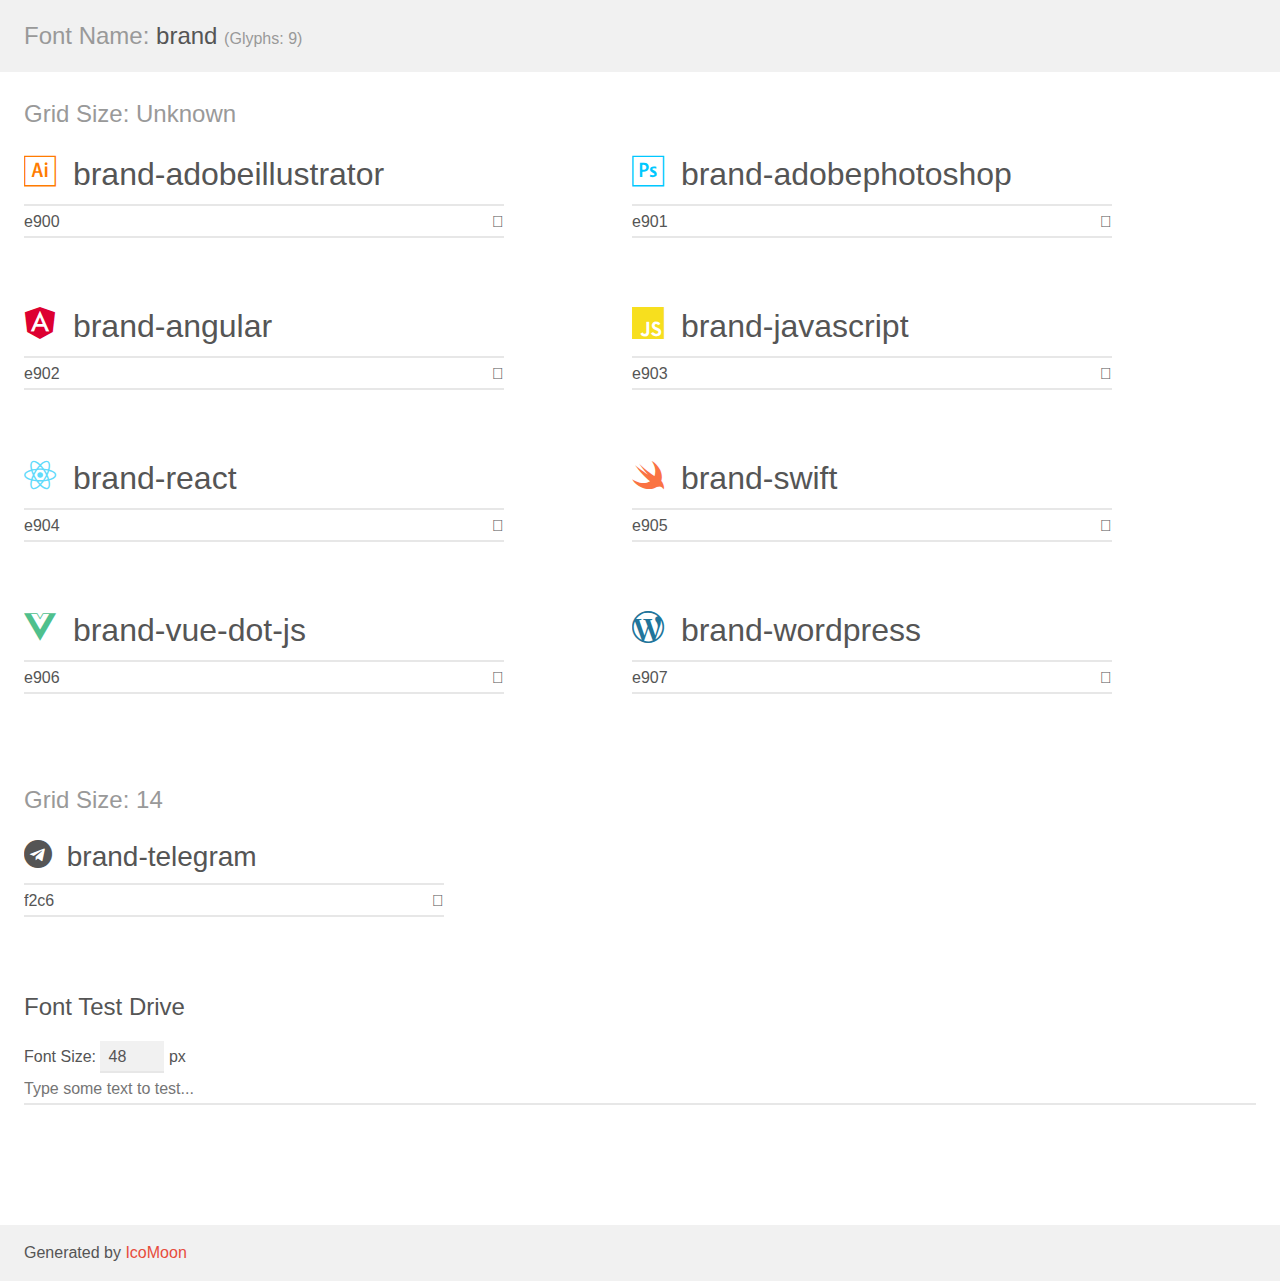
<file: fonts/brand/demo.html>
<!doctype html>
<html>
<head>
    <meta charset="utf-8">
    <title>IcoMoon Demo</title>
    <meta name="description" content="An Icon Font Generated By IcoMoon.io">
    <meta name="viewport" content="width=device-width, initial-scale=1">
    <link rel="stylesheet" href="demo-files/demo.css">
    <link rel="stylesheet" href="style.css"></head>
<body>
    <div class="bgc1 clearfix">
        <h1 class="mhmm mvm"><span class="fgc1">Font Name:</span> brand <small class="fgc1">(Glyphs:&nbsp;9)</small></h1>
    </div>
    <div class="clearfix mhl ptl">
        <h1 class="mvm mtn fgc1">Grid Size: Unknown</h1>
        <div class="glyph fs1">
            <div class="clearfix bshadow0 pbs">
                <span class="brand-adobeillustrator"></span>
                <span class="mls"> brand-adobeillustrator</span>
            </div>
            <fieldset class="fs0 size1of1 clearfix hidden-false">
                <input type="text" readonly value="e900" class="unit size1of2" />
                <input type="text" maxlength="1" readonly value="&#xe900;" class="unitRight size1of2 talign-right" />
            </fieldset>
            <div class="fs0 bshadow0 clearfix hidden-true">
                <span class="unit pvs fgc1">liga: </span>
                <input type="text" readonly value="" class="liga unitRight" />
            </div>
        </div>
        <div class="glyph fs1">
            <div class="clearfix bshadow0 pbs">
                <span class="brand-adobephotoshop"></span>
                <span class="mls"> brand-adobephotoshop</span>
            </div>
            <fieldset class="fs0 size1of1 clearfix hidden-false">
                <input type="text" readonly value="e901" class="unit size1of2" />
                <input type="text" maxlength="1" readonly value="&#xe901;" class="unitRight size1of2 talign-right" />
            </fieldset>
            <div class="fs0 bshadow0 clearfix hidden-true">
                <span class="unit pvs fgc1">liga: </span>
                <input type="text" readonly value="" class="liga unitRight" />
            </div>
        </div>
        <div class="glyph fs1">
            <div class="clearfix bshadow0 pbs">
                <span class="brand-angular"></span>
                <span class="mls"> brand-angular</span>
            </div>
            <fieldset class="fs0 size1of1 clearfix hidden-false">
                <input type="text" readonly value="e902" class="unit size1of2" />
                <input type="text" maxlength="1" readonly value="&#xe902;" class="unitRight size1of2 talign-right" />
            </fieldset>
            <div class="fs0 bshadow0 clearfix hidden-true">
                <span class="unit pvs fgc1">liga: </span>
                <input type="text" readonly value="" class="liga unitRight" />
            </div>
        </div>
        <div class="glyph fs1">
            <div class="clearfix bshadow0 pbs">
                <span class="brand-javascript"></span>
                <span class="mls"> brand-javascript</span>
            </div>
            <fieldset class="fs0 size1of1 clearfix hidden-false">
                <input type="text" readonly value="e903" class="unit size1of2" />
                <input type="text" maxlength="1" readonly value="&#xe903;" class="unitRight size1of2 talign-right" />
            </fieldset>
            <div class="fs0 bshadow0 clearfix hidden-true">
                <span class="unit pvs fgc1">liga: </span>
                <input type="text" readonly value="" class="liga unitRight" />
            </div>
        </div>
        <div class="glyph fs1">
            <div class="clearfix bshadow0 pbs">
                <span class="brand-react"></span>
                <span class="mls"> brand-react</span>
            </div>
            <fieldset class="fs0 size1of1 clearfix hidden-false">
                <input type="text" readonly value="e904" class="unit size1of2" />
                <input type="text" maxlength="1" readonly value="&#xe904;" class="unitRight size1of2 talign-right" />
            </fieldset>
            <div class="fs0 bshadow0 clearfix hidden-true">
                <span class="unit pvs fgc1">liga: </span>
                <input type="text" readonly value="" class="liga unitRight" />
            </div>
        </div>
        <div class="glyph fs1">
            <div class="clearfix bshadow0 pbs">
                <span class="brand-swift"></span>
                <span class="mls"> brand-swift</span>
            </div>
            <fieldset class="fs0 size1of1 clearfix hidden-false">
                <input type="text" readonly value="e905" class="unit size1of2" />
                <input type="text" maxlength="1" readonly value="&#xe905;" class="unitRight size1of2 talign-right" />
            </fieldset>
            <div class="fs0 bshadow0 clearfix hidden-true">
                <span class="unit pvs fgc1">liga: </span>
                <input type="text" readonly value="" class="liga unitRight" />
            </div>
        </div>
        <div class="glyph fs1">
            <div class="clearfix bshadow0 pbs">
                <span class="brand-vue-dot-js"></span>
                <span class="mls"> brand-vue-dot-js</span>
            </div>
            <fieldset class="fs0 size1of1 clearfix hidden-false">
                <input type="text" readonly value="e906" class="unit size1of2" />
                <input type="text" maxlength="1" readonly value="&#xe906;" class="unitRight size1of2 talign-right" />
            </fieldset>
            <div class="fs0 bshadow0 clearfix hidden-true">
                <span class="unit pvs fgc1">liga: </span>
                <input type="text" readonly value="" class="liga unitRight" />
            </div>
        </div>
        <div class="glyph fs1">
            <div class="clearfix bshadow0 pbs">
                <span class="brand-wordpress"></span>
                <span class="mls"> brand-wordpress</span>
            </div>
            <fieldset class="fs0 size1of1 clearfix hidden-false">
                <input type="text" readonly value="e907" class="unit size1of2" />
                <input type="text" maxlength="1" readonly value="&#xe907;" class="unitRight size1of2 talign-right" />
            </fieldset>
            <div class="fs0 bshadow0 clearfix hidden-true">
                <span class="unit pvs fgc1">liga: </span>
                <input type="text" readonly value="" class="liga unitRight" />
            </div>
        </div>
    </div>
    <div class="clearfix mhl ptl">
        <h1 class="mvm mtn fgc1">Grid Size: 14</h1>
        <div class="glyph fs2">
            <div class="clearfix bshadow0 pbs">
                <span class="brand-telegram"></span>
                <span class="mls"> brand-telegram</span>
            </div>
            <fieldset class="fs0 size1of1 clearfix hidden-false">
                <input type="text" readonly value="f2c6" class="unit size1of2" />
                <input type="text" maxlength="1" readonly value="&#xf2c6;" class="unitRight size1of2 talign-right" />
            </fieldset>
            <div class="fs0 bshadow0 clearfix hidden-true">
                <span class="unit pvs fgc1">liga: </span>
                <input type="text" readonly value="" class="liga unitRight" />
            </div>
        </div>
    </div>

    <!--[if gt IE 8]><!-->
    <div class="mhl clearfix mbl">
        <h1>Font Test Drive</h1>
        <label>
            Font Size: <input id="fontSize" type="number" class="textbox0 mbm"
            min="8" value="48" />
            px
        </label>
        <input id="testText" type="text" class="phl size1of1 mvl"
        placeholder="Type some text to test..." value=""/>
        <div id="testDrive" class="brand-" style="font-family: brand">&nbsp;
        </div>
    </div>
    <!--<![endif]-->
    <div class="bgc1 clearfix">
        <p class="mhl">Generated by <a href="https://icomoon.io/app">IcoMoon</a></p>
    </div>

    <script src="demo-files/demo.js"></script>
</body>
</html>
</file>
<file: project.css>
/*footer*/
.col_white_amrc { color:#FFF;}
footer { width:100%; background-color:#263238; min-height:250px; padding:10px 0px 25px 0px ;}
.pt2 { padding-top:40px ; margin-bottom:20px ;}
footer p { font-size:13px; color:#CCC; padding-bottom:0px; margin-bottom:8px;}
.mb10 { padding-bottom:15px ;}
.footer_ul_amrc { margin:0px ; list-style-type:none ; font-size:14px; padding:0px 0px 10px 0px ; }
.footer_ul_amrc li {padding:0px 0px 5px 0px;}
.footer_ul_amrc li a{ color:#CCC;}
.footer_ul_amrc li a:hover{ color:#fff; text-decoration:none;}
.fleft { float:left;}
.padding-right { padding-right:10px; }

.footer_ul2_amrc {margin:0px; list-style-type:none; padding:0px;}
.footer_ul2_amrc li p { display:table; }
.footer_ul2_amrc li a:hover { text-decoration:none;}
.footer_ul2_amrc li i { margin-top:5px;}

.bottom_border { border-bottom:1px solid #323f45; padding-bottom:20px;}
.foote_bottom_ul_amrc {
	list-style-type:none;
	padding:0px;
	display:table;
	margin-top: 10px;
	margin-right: auto;
	margin-bottom: 10px;
	margin-left: auto;
}
.foote_bottom_ul_amrc li { display:inline;}
.foote_bottom_ul_amrc li a { color:#999; margin:0 12px;}

.social_footer_ul { display:table; margin:15px auto 0 auto; list-style-type:none;  }
.social_footer_ul li { padding-left:20px; padding-top:10px; float:left; }
.social_footer_ul li a { color:#CCC; border:1px solid #CCC; padding:8px;border-radius:50%;}
.social_footer_ul li i {  width:20px; height:20px; text-align:center;}
background-image: linear-gradient(120deg, #a6c0fe 0%, #f68084 100%);
  
.radio-green [type="radio"]:checked+label:after {
	border-color: #00C851;
	background-color: #00C851;
  }
</file>
<file: css/style.css>
/* Base */
html {
  overflow-x: hidden; }

.font-size-10 {
  font-size: 10px; }

.font-size-11 {
  font-size: 11px; }

.font-size-12 {
  font-size: 12px; }

.font-size-13 {
  font-size: 13px; }

.font-size-14 {
  font-size: 14px; }

.font-size-15 {
  font-size: 15px; }

.font-size-16 {
  font-size: 16px; }

.font-size-17 {
  font-size: 17px; }

.font-size-18 {
  font-size: 18px; }

.font-size-19 {
  font-size: 19px; }

.font-size-20 {
  font-size: 20px; }

.font-size-21 {
  font-size: 21px; }

.font-size-22 {
  font-size: 22px; }

.font-size-23 {
  font-size: 23px; }

.font-size-24 {
  font-size: 24px; }

.font-size-25 {
  font-size: 25px; }

.font-size-26 {
  font-size: 26px; }

.font-size-27 {
  font-size: 27px; }

.font-size-28 {
  font-size: 28px; }

.font-size-29 {
  font-size: 29px; }

.font-size-30 {
  font-size: 30px; }

.font-gray-1 {
  color: #f7f7f7; }

.font-gray-2 {
  color: #e9e9e9; }

.font-gray-3 {
  color: #d9d9d9; }

.font-gray-4 {
  color: #c9c9c9; }

.font-gray-5 {
  color: #b8b8b8; }

.font-gray-6 {
  color: #a8a8a8; }

.font-gray-7 {
  color: #939393; }

.font-gray-8 {
  color: #7b7b7b; }

.font-gray-9 {
  color: #636363 #4d4d4d; }

.font-gray-10 {
  color: #353535; }

.border-gray-1 {
  border-color: #f7f7f7; }

.border-gray-2 {
  border-color: #e9e9e9; }

.border-gray-3 {
  border-color: #d9d9d9; }

.border-gray-4 {
  border-color: #c9c9c9; }

.border-gray-5 {
  border-color: #b8b8b8; }

.border-gray-6 {
  border-color: #a8a8a8; }

.border-gray-7 {
  border-color: #939393; }

.border-gray-8 {
  border-color: #7b7b7b; }

.border-gray-9 {
  border-color: #636363 #4d4d4d; }

.border-gray-10 {
  border-color: #353535; }

.bg-gray-1 {
  border-color: #f7f7f7; }

.bg-gray-2 {
  border-color: #e9e9e9; }

.bg-gray-3 {
  border-color: #d9d9d9; }

.bg-gray-4 {
  border-color: #c9c9c9; }

.bg-gray-5 {
  border-color: #b8b8b8; }

.bg-gray-6 {
  border-color: #a8a8a8; }

.bg-gray-7 {
  border-color: #939393; }

.bg-gray-8 {
  border-color: #7b7b7b; }

.bg-gray-9 {
  border-color: #636363 #4d4d4d; }

.bg-gray-10 {
  border-color: #353535; }

.letter-spacing-1 {
  letter-spacing: 0.1em; }

.letter-spacing-2 {
  letter-spacing: 0.2em; }

.border-w-1 {
  border-width: 1px; }

.border-w-2 {
  border-width: 2px; }

.border-w-3 {
  border-width: 3px; }

.border-w-4 {
  border-width: 4px; }

.border-w-5 {
  border-width: 5px; }

.primary-black--hover {
  background: #0779e4;
  color: #fff; }
  .primary-black--hover:hover {
    background: #000;
    color: #fff; }

.primary-dark--hover {
  background: #0779e4;
  color: #fff; }
  .primary-dark--hover:hover {
    background: gray;
    color: #fff; }

.primary-primary-outline--hover {
  background: #0779e4;
  color: #fff; }
  .primary-primary-outline--hover:hover {
    border-color: #0779e4;
    background: transparent; }

.primary-outline-primary--hover {
  background: transparent;
  border-color: #0779e4; }
  .primary-outline-primary--hover:hover {
    color: #fff;
    background: #0779e4; }

body {
  line-height: 1.7;
  color: #364d59 !important;
  font-weight: 300;
  font-size: 1rem;
  background: #fff; }

::-moz-selection {
  background: #000;
  color: #fff; }

::selection {
  background: #000;
  color: #fff; }

a {
  -webkit-transition: .3s all ease;
  -o-transition: .3s all ease;
  transition: .3s all ease;
  text-decoration: none; }
  a:hover {
    text-decoration: none; }

h1, h2, h3, h4, h5,
.h1, .h2, .h3, .h4, .h5 {
  font-weight: 300;
  color: #364d59; }

.border-2 {
  border-width: 2px; }

.text-black {
  color: #000 !important; }

.bg-black {
  background: #000 !important; }

.color-black-opacity-5 {
  color: rgba(0, 0, 0, 0.5); }

.color-white-opacity-5 {
  color: rgba(255, 255, 255, 0.5); }

.btn.btn-outline-white {
  border-color: #fff;
  background: transparent;
  color: #fff; }
  .btn.btn-outline-white:hover {
    background: #fff;
    border-color: #fff;
    color: #000; }

.line-height-1 {
  line-height: 1 !important; }

.bg-black {
  background: #000; }

.form-control {
  height: 55px;
  background-color: #fff !important;
  font-family: "Raleway", -apple-system, BlinkMacSystemFont, "Segoe UI", Roboto, "Helvetica Neue", Arial, "Noto Sans", sans-serif, "Apple Color Emoji", "Segoe UI Emoji", "Segoe UI Symbol", "Noto Color Emoji"; }
  .form-control:active, .form-control:focus {
    border-color: #0779e4; }
  .form-control:hover, .form-control:active, .form-control:focus {
    -webkit-box-shadow: none !important;
    box-shadow: none !important; }

.form-control {
  border: none;
  background: #efefef !important; }
  .form-control:focus {
    background: #e2e2e2 !important; }

.site-section {
  padding: 2.5em 0; }
  @media (min-width: 768px) {
    .site-section {
      padding: 5em 0; } }
  .site-section.site-section-sm {
    padding: 4em 0; }

.site-footer {
  padding: 4em 0; }
  @media (min-width: 768px) {
    .site-footer {
      padding: 8em 0; } }
  .site-footer .border-top {
    border-top: 1px solid rgba(255, 255, 255, 0.1) !important; }
  .site-footer a {
    color: rgba(0, 0, 0, 0.5); }
    .site-footer a:hover {
      color: black; }
  .site-footer ul li {
    margin-bottom: 10px; }
  .site-footer .footer-heading {
    font-size: 16px;
    color: #000; }

.bg-text-line {
  display: inline;
  background: #000;
  -webkit-box-shadow: 20px 0 0 #000, -20px 0 0 #000;
  box-shadow: 20px 0 0 #000, -20px 0 0 #000; }

.text-white-opacity-05 {
  color: rgba(255, 255, 255, 0.5); }

.text-black-opacity-05 {
  color: rgba(0, 0, 0, 0.5); }

.hover-bg-enlarge {
  overflow: hidden;
  position: relative; }
  @media (max-width: 991.98px) {
    .hover-bg-enlarge {
      height: auto !important; } }
  .hover-bg-enlarge > div {
    -webkit-transform: scale(1);
    -ms-transform: scale(1);
    transform: scale(1);
    -webkit-transition: .8s all ease-in-out;
    -o-transition: .8s all ease-in-out;
    transition: .8s all ease-in-out; }
  .hover-bg-enlarge:hover > div, .hover-bg-enlarge:focus > div, .hover-bg-enlarge:active > div {
    -webkit-transform: scale(1.2);
    -ms-transform: scale(1.2);
    transform: scale(1.2); }
  @media (max-width: 991.98px) {
    .hover-bg-enlarge .bg-image-md-height {
      height: 300px !important; } }

.bg-image {
  background-size: cover;
  background-position: center center;
  background-repeat: no-repeat;
  background-attachment: fixed; }
  .bg-image.overlay {
    position: relative; }
    .bg-image.overlay:after {
      position: absolute;
      content: "";
      top: 0;
      left: 0;
      right: 0;
      bottom: 0;
      z-index: 0;
      width: 100%;
      background: rgba(0, 0, 0, 0.7); }
  .bg-image > .container {
    position: relative;
    z-index: 1; }

@media (max-width: 991.98px) {
  .img-md-fluid {
    max-width: 100%; } }

@media (max-width: 991.98px) {
  .display-1, .display-3 {
    font-size: 3rem; } }

.play-single-big {
  width: 90px;
  height: 90px;
  display: inline-block;
  border: 2px solid #fff;
  color: #fff !important;
  border-radius: 50%;
  position: relative;
  -webkit-transition: .3s all ease-in-out;
  -o-transition: .3s all ease-in-out;
  transition: .3s all ease-in-out; }
  .play-single-big > span {
    font-size: 50px;
    position: absolute;
    top: 50%;
    left: 50%;
    -webkit-transform: translate(-40%, -50%);
    -ms-transform: translate(-40%, -50%);
    transform: translate(-40%, -50%); }
  .play-single-big:hover {
    width: 120px;
    height: 120px; }

.overlap-to-top {
  margin-top: -150px; }

.ul-check {
  margin-bottom: 50px; }
  .ul-check li {
    position: relative;
    padding-left: 35px;
    margin-bottom: 15px;
    line-height: 1.5; }
    .ul-check li:before {
      left: 0;
      font-size: 20px;
      top: -.3rem;
      font-family: "icomoon";
      content: "\e5ca";
      position: absolute; }
  .ul-check.white li:before {
    color: #fff; }
  .ul-check.success li:before {
    color: #71bc42; }
  .ul-check.primary li:before {
    color: #0779e4; }

.select-wrap, .wrap-icon {
  position: relative; }
  .select-wrap .icon, .wrap-icon .icon {
    position: absolute;
    right: 10px;
    top: 50%;
    -webkit-transform: translateY(-50%);
    -ms-transform: translateY(-50%);
    transform: translateY(-50%);
    font-size: 22px; }
  .select-wrap select, .wrap-icon select {
    -webkit-appearance: none;
    -moz-appearance: none;
    appearance: none;
    width: 100%; }

.top-bar {
  border-bottom: 1px solid #e9ecef !important; }

/* Navbar */
.site-navbar {
  margin-bottom: 0px;
  z-index: 9;
  position: absolute;
  top: 0;
  width: 100%;
  padding: 1rem; }
  @media (max-width: 991.98px) {
    .site-navbar {
      padding-top: 3rem;
      padding-bottom: 3rem;
      padding-left: 0;
      padding-right: 0; } }
  .site-navbar .toggle-button {
    position: absolute;
    right: 0px; }
  .site-navbar .site-logo {
    margin: 0;
    padding: 0;
    font-size: 1.7rem; }
    .site-navbar .site-logo strong {
      font-weight: 900; }
    .site-navbar .site-logo a {
      color: #000; }
    @media (max-width: 991.98px) {
      .site-navbar .site-logo {
        float: left;
        position: relative; } }
  .site-navbar .site-navigation.border-bottom {
    border-bottom: 1px solid white !important; }
  .site-navbar .site-navigation .site-menu {
    margin: 0;
    padding: 0;
    margin-bottom: 0; }
    .site-navbar .site-navigation .site-menu .active {
      color: #0779e4 !important; }
    .site-navbar .site-navigation .site-menu a {
      text-decoration: none !important;
      display: inline-block; }
    .site-navbar .site-navigation .site-menu > li {
      display: inline-block; }
      .site-navbar .site-navigation .site-menu > li > a {
        margin-left: 15px;
        margin-right: 15px;
        padding: 20px 0px;
        color: rgba(0, 0, 0, 0.7);
        display: inline-block;
        text-decoration: none !important; }
        .site-navbar .site-navigation .site-menu > li > a:hover {
          color: #000; }
      .site-navbar .site-navigation .site-menu > li.active > a {
        color: #fff;
        position: relative; }
        .site-navbar .site-navigation .site-menu > li.active > a:before {
          content: "";
          position: absolute;
          bottom: 15px;
          left: 0;
          right: 0;
          height: 2px;
          background: #fff; }
    .site-navbar .site-navigation .site-menu .has-children {
      position: relative; }
      .site-navbar .site-navigation .site-menu .has-children > a {
        position: relative;
        padding-right: 20px; }
        .site-navbar .site-navigation .site-menu .has-children > a:before {
          position: absolute;
          content: "\e313";
          font-size: 16px;
          top: 50%;
          right: 0;
          -webkit-transform: translateY(-50%);
          -ms-transform: translateY(-50%);
          transform: translateY(-50%);
          font-family: 'icomoon'; }
      .site-navbar .site-navigation .site-menu .has-children .dropdown {
        visibility: hidden;
        opacity: 0;
        top: 100%;
        position: absolute;
        text-align: left;
        border-top: 2px solid #0779e4;
        -webkit-box-shadow: 0 2px 10px -2px rgba(0, 0, 0, 0.1);
        box-shadow: 0 2px 10px -2px rgba(0, 0, 0, 0.1);
        padding: 0px 0;
        margin-top: 20px;
        margin-left: 0px;
        background: #fff;
        -webkit-transition: 0.2s 0s;
        -o-transition: 0.2s 0s;
        transition: 0.2s 0s; }
        .site-navbar .site-navigation .site-menu .has-children .dropdown.arrow-top {
          position: absolute; }
          .site-navbar .site-navigation .site-menu .has-children .dropdown.arrow-top:before {
            display: none;
            bottom: 100%;
            left: 20%;
            border: solid transparent;
            content: " ";
            height: 0;
            width: 0;
            position: absolute;
            pointer-events: none; }
          .site-navbar .site-navigation .site-menu .has-children .dropdown.arrow-top:before {
            border-color: rgba(136, 183, 213, 0);
            border-bottom-color: #fff;
            border-width: 10px;
            margin-left: -10px; }
        .site-navbar .site-navigation .site-menu .has-children .dropdown a {
          text-transform: none;
          letter-spacing: normal;
          -webkit-transition: 0s all;
          -o-transition: 0s all;
          transition: 0s all;
          color: #000 !important; }
          .site-navbar .site-navigation .site-menu .has-children .dropdown a.active {
            color: #0779e4 !important;
            background: #f8f9fa; }
        .site-navbar .site-navigation .site-menu .has-children .dropdown > li {
          list-style: none;
          padding: 0;
          margin: 0;
          min-width: 200px; }
          .site-navbar .site-navigation .site-menu .has-children .dropdown > li > a {
            padding: 9px 20px;
            display: block; }
            .site-navbar .site-navigation .site-menu .has-children .dropdown > li > a:hover {
              background: #f8f9fa;
              color: #ced4da; }
          .site-navbar .site-navigation .site-menu .has-children .dropdown > li.has-children > a:before {
            content: "\e315";
            right: 20px; }
          .site-navbar .site-navigation .site-menu .has-children .dropdown > li.has-children > .dropdown, .site-navbar .site-navigation .site-menu .has-children .dropdown > li.has-children > ul {
            left: 100%;
            top: 0; }
          .site-navbar .site-navigation .site-menu .has-children .dropdown > li.has-children:hover > a, .site-navbar .site-navigation .site-menu .has-children .dropdown > li.has-children:active > a, .site-navbar .site-navigation .site-menu .has-children .dropdown > li.has-children:focus > a {
            background: #f8f9fa;
            color: #ced4da; }
      .site-navbar .site-navigation .site-menu .has-children:hover > a, .site-navbar .site-navigation .site-menu .has-children:focus > a, .site-navbar .site-navigation .site-menu .has-children:active > a {
        color: #0779e4; }
      .site-navbar .site-navigation .site-menu .has-children:hover, .site-navbar .site-navigation .site-menu .has-children:focus, .site-navbar .site-navigation .site-menu .has-children:active {
        cursor: pointer; }
        .site-navbar .site-navigation .site-menu .has-children:hover > .dropdown, .site-navbar .site-navigation .site-menu .has-children:focus > .dropdown, .site-navbar .site-navigation .site-menu .has-children:active > .dropdown {
          -webkit-transition-delay: 0s;
          -o-transition-delay: 0s;
          transition-delay: 0s;
          margin-top: 0px;
          visibility: visible;
          opacity: 1; }
  .site-navbar.light a {
    color: #fff; }
  .site-navbar.light .site-menu li a {
    color: #fff; }
    .site-navbar.light .site-menu li a:hover {
      color: #fff; }

.site-mobile-menu {
  width: 300px;
  position: fixed;
  right: 0;
  z-index: 2000;
  padding-top: 20px;
  background: #fff;
  height: calc(100vh);
  -webkit-transform: translateX(110%);
  -ms-transform: translateX(110%);
  transform: translateX(110%);
  -webkit-box-shadow: -10px 0 20px -10px rgba(0, 0, 0, 0.1);
  box-shadow: -10px 0 20px -10px rgba(0, 0, 0, 0.1);
  -webkit-transition: .3s all ease-in-out;
  -o-transition: .3s all ease-in-out;
  transition: .3s all ease-in-out; }
  .offcanvas-menu .site-mobile-menu {
    -webkit-transform: translateX(0%);
    -ms-transform: translateX(0%);
    transform: translateX(0%); }
  .site-mobile-menu .site-mobile-menu-header {
    width: 100%;
    float: left;
    padding-left: 20px;
    padding-right: 20px; }
    .site-mobile-menu .site-mobile-menu-header .site-mobile-menu-close {
      float: right;
      margin-top: 8px; }
      .site-mobile-menu .site-mobile-menu-header .site-mobile-menu-close span {
        font-size: 30px;
        display: inline-block;
        padding-left: 10px;
        padding-right: 0px;
        line-height: 1;
        cursor: pointer;
        -webkit-transition: .3s all ease;
        -o-transition: .3s all ease;
        transition: .3s all ease; }
        .site-mobile-menu .site-mobile-menu-header .site-mobile-menu-close span:hover {
          color: #ced4da; }
    .site-mobile-menu .site-mobile-menu-header .site-mobile-menu-logo {
      float: left;
      margin-top: 10px;
      margin-left: 0px; }
      .site-mobile-menu .site-mobile-menu-header .site-mobile-menu-logo a {
        display: inline-block;
        text-transform: uppercase; }
        .site-mobile-menu .site-mobile-menu-header .site-mobile-menu-logo a img {
          max-width: 70px; }
        .site-mobile-menu .site-mobile-menu-header .site-mobile-menu-logo a:hover {
          text-decoration: none; }
  .site-mobile-menu .site-mobile-menu-body {
    overflow-y: scroll;
    -webkit-overflow-scrolling: touch;
    position: relative;
    padding: 0 20px 20px 20px;
    height: calc(100vh - 52px);
    padding-bottom: 150px; }
  .site-mobile-menu .site-nav-wrap {
    padding: 0;
    margin: 0;
    list-style: none;
    position: relative; }
    .site-mobile-menu .site-nav-wrap a {
      padding: 10px 20px;
      display: block;
      position: relative;
      color: #212529; }
      .site-mobile-menu .site-nav-wrap a:hover {
        color: #0779e4; }
    .site-mobile-menu .site-nav-wrap li {
      position: relative;
      display: block; }
      .site-mobile-menu .site-nav-wrap li .nav-link.active {
        color: #0779e4; }
      .site-mobile-menu .site-nav-wrap li.active > a {
        color: #0779e4; }
    .site-mobile-menu .site-nav-wrap .arrow-collapse {
      position: absolute;
      right: 0px;
      top: 10px;
      z-index: 20;
      width: 36px;
      height: 36px;
      text-align: center;
      cursor: pointer;
      border-radius: 50%; }
      .site-mobile-menu .site-nav-wrap .arrow-collapse:hover {
        background: #f8f9fa; }
      .site-mobile-menu .site-nav-wrap .arrow-collapse:before {
        font-size: 12px;
        z-index: 20;
        font-family: "icomoon";
        content: "\f078";
        position: absolute;
        top: 50%;
        left: 50%;
        -webkit-transform: translate(-50%, -50%) rotate(-180deg);
        -ms-transform: translate(-50%, -50%) rotate(-180deg);
        transform: translate(-50%, -50%) rotate(-180deg);
        -webkit-transition: .3s all ease;
        -o-transition: .3s all ease;
        transition: .3s all ease; }
      .site-mobile-menu .site-nav-wrap .arrow-collapse.collapsed:before {
        -webkit-transform: translate(-50%, -50%);
        -ms-transform: translate(-50%, -50%);
        transform: translate(-50%, -50%); }
    .site-mobile-menu .site-nav-wrap > li {
      display: block;
      position: relative;
      float: left;
      width: 100%; }
      .site-mobile-menu .site-nav-wrap > li > a {
        padding-left: 20px;
        font-size: 20px; }
      .site-mobile-menu .site-nav-wrap > li > ul {
        padding: 0;
        margin: 0;
        list-style: none; }
        .site-mobile-menu .site-nav-wrap > li > ul > li {
          display: block; }
          .site-mobile-menu .site-nav-wrap > li > ul > li > a {
            padding-left: 40px;
            font-size: 16px; }
          .site-mobile-menu .site-nav-wrap > li > ul > li > ul {
            padding: 0;
            margin: 0; }
            .site-mobile-menu .site-nav-wrap > li > ul > li > ul > li {
              display: block; }
              .site-mobile-menu .site-nav-wrap > li > ul > li > ul > li > a {
                font-size: 16px;
                padding-left: 60px; }
    .site-mobile-menu .site-nav-wrap[data-class="social"] {
      float: left;
      width: 100%;
      margin-top: 30px;
      padding-bottom: 5em; }
      .site-mobile-menu .site-nav-wrap[data-class="social"] > li {
        width: auto; }
        .site-mobile-menu .site-nav-wrap[data-class="social"] > li:first-child a {
          padding-left: 15px !important; }

.sticky-wrapper {
  position: relative;
  z-index: 100;
  width: 100%;
  position: absolute;
  top: 0; }
  .sticky-wrapper .site-navbar {
    -webkit-transition: .3s all ease;
    -o-transition: .3s all ease;
    transition: .3s all ease; }
  .sticky-wrapper .site-navbar {
    background: #fff; }
    .sticky-wrapper .site-navbar ul li a {
      color: rgba(255, 255, 255, 0.7) !important; }
      .sticky-wrapper .site-navbar ul li a.active {
        color: #fff !important; }
  .sticky-wrapper.is-sticky .site-navbar {
    background: #fff;
    -webkit-box-shadow: 4px 0 20px -5px rgba(0, 0, 0, 0.2);
    box-shadow: 4px 0 20px -5px rgba(0, 0, 0, 0.2); }
    .sticky-wrapper.is-sticky .site-navbar .site-logo a {
      color: #0779e4; }
    .sticky-wrapper.is-sticky .site-navbar ul li a {
      color: #000 !important; }
      .sticky-wrapper.is-sticky .site-navbar ul li a.active {
        color: #0779e4 !important; }
  .sticky-wrapper .shrink {
    padding-top: 0px !important;
    padding-bottom: 0px !important; }
    @media (max-width: 991.98px) {
      .sticky-wrapper .shrink {
        padding-top: 30px !important;
        padding-bottom: 30px !important; } }

/* Blocks */
.site-section-cover {
  position: relative;
  background-size: cover;
  background-repeat: no-repeat;
  background-position: center center; }
  .site-section-cover,
  .site-section-cover .container {
    position: relative;
    z-index: 2; }
  .site-section-cover,
  .site-section-cover .container > .row {
    height: calc(100vh - 196px);
    min-height: 577px; }
    @media (max-width: 991.98px) {
      .site-section-cover,
      .site-section-cover .container > .row {
        height: calc(70vh - 196px);
        min-height: 400px; } }
  .site-section-cover.overlay {
    position: relative; }
    .site-section-cover.overlay:before {
      position: absolute;
      content: "";
      top: 0;
      left: 0;
      right: 0;
      bottom: 0;
      background: rgba(0, 0, 0, 0.3);
      z-index: 1; }
  .site-section-cover.inner-page,
  .site-section-cover.inner-page .container > .row {
    height: auto;
    min-height: auto;
    padding: 2em 0; }
  .site-section-cover.img-bg-section {
    background-size: cover;
    background-repeat: no-repeat; }
  .site-section-cover h1 {
    font-size: 3rem;
    color: #fff;
    line-height: 1; }
    .site-section-cover h1 strong {
      font-weight: 900; }
    @media (max-width: 991.98px) {
      .site-section-cover h1 {
        font-size: 2rem; } }
  .site-section-cover p {
    font-size: 18px;
    color: #fff; }

.site-section {
  padding: 70px 0; }
  @media (max-width: 991.98px) {
    .site-section {
      padding: 30px 0; } }

/*Tutor*/
.box {
  padding: 20px;
  -webkit-box-shadow: 0 15px 30px 0 rgba(0, 0, 0, 0.05);
  box-shadow: 0 15px 30px 0 rgba(0, 0, 0, 0.05);
  background: #fff; }
  .box .img {
    -webkit-box-flex: 0;
    -ms-flex: 0 0 260px;
    flex: 0 0 260px;
    margin-right: 50px; }
  .box h3 a {
    color: #000; }
  .box.small .img {
    -webkit-box-flex: 0;
    -ms-flex: 0 0 80px;
    flex: 0 0 80px;
    margin-right: 20px; }
  .box.small .text h3 {
    font-size: 16px; }
    .box.small .text h3 a {
      color: #000; }

.category {
  font-size: 11px;
  text-transform: uppercase;
  font-weight: 700;
  letter-spacing: .1rem; }

.tutorial-item {
  padding: 20px;
  border-radius: 4px;
  -webkit-box-shadow: 0 10px 20px 0 rgba(0, 0, 0, 0.1);
  box-shadow: 0 10px 20px 0 rgba(0, 0, 0, 0.1);
  background: #fff; }
  .tutorial-item .img-wrap {
    -webkit-box-flex: 0;
    -ms-flex: 0 0 250px;
    flex: 0 0 250px;
    margin-right: 30px; }
  .tutorial-item h3 {
    margin-bottom: 20px;
    font-size: 20px; }
    .tutorial-item h3 a {
      color: #000; }
  .tutorial-item *:last-child {
    margin-bottom: 0; }

.meta {
  color: #a6a6a6; }

.overlap {
  position: relative;
  z-index: 2;
  margin-top: -150px; }

.heading .caption {
  font-size: 12px;
  text-transform: uppercase;
  font-weight: 700;
  letter-spacing: .2rem; }

.heading h2 {
  font-size: 30px;
  font-weight: 700;
  color: #0779e4; }

.custom-pagination ul li {
  display: inline-block; }
  .custom-pagination ul li a, .custom-pagination ul li span {
    display: inline-block;
    width: 50px;
    height: 50px;
    line-height: 50px;
    font-size: 20px;
    border-radius: 50%;
    background: #fff;
    text-align: center; }
  .custom-pagination ul li > span {
    background: #0779e4;
    color: #fff; }

.box-side {
  padding: 20px;
  border-radius: 4px;
  -webkit-box-shadow: 0 10px 20px 0 rgba(0, 0, 0, 0.1);
  box-shadow: 0 10px 20px 0 rgba(0, 0, 0, 0.1);
  background: #fff; }
  .box-side img {
    margin-bottom: 20px; }
  .box-side h3 {
    margin-bottom: 0;
    font-size: 20px; }
    .box-side h3 a {
      color: #000; }

.social-item {
  position: relative;
  width: 40px;
  height: 40px;
  background: #fff;
  display: inline-block; }
  .social-item span {
    position: absolute;
    top: 50%;
    left: 50%;
    -webkit-transform: translate(-50%, -50%);
    -ms-transform: translate(-50%, -50%);
    transform: translate(-50%, -50%); }
  .social-item:hover {
    background: #0779e4;
    color: #fff; }

.testimonial-2 {
  border-radius: 7px;
  background: #fff;
  padding: 30px;
  border-bottom: 4px solid #0779e4;
  -webkit-box-shadow: 0 15px 30px 0 rgba(0, 0, 0, 0.1);
  box-shadow: 0 15px 30px 0 rgba(0, 0, 0, 0.1); }
  .testimonial-2 blockquote {
    font-size: 18 px; }
  .testimonial-2 .v-card img {
    width: 50px;
    -webkit-box-flex: 0;
    -ms-flex: 0 0 50px;
    flex: 0 0 50px;
    border-radius: 50%; }
  .testimonial-2 .author-name {
    line-height: 1.3; }
    .testimonial-2 .author-name > span:nth-of-type(2) {
      color: #ccc; }

.social li {
  display: inline-block; }
  .social li a {
    display: inline-block;
    width: 40px;
    height: 40px;
    border-radius: 50%;
    background: #0779e4;
    color: #fff;
    position: relative; }
    .social li a > span {
      display: inline-block;
      position: absolute;
      top: 50%;
      left: 50%;
      -webkit-transform: translate(-50%, -50%);
      -ms-transform: translate(-50%, -50%);
      transform: translate(-50%, -50%); }
    .social li a:hover {
      color: #fff; }

.search-form .form-control {
  border: none;
  background: #efefef !important; }
  .search-form .form-control:focus {
    background: #e2e2e2 !important; }

.course {
  display: block;
  padding: 20px 10px;
  background: #f8f9fa;
  color: #0779e4;
  border-radius: 4px;
  text-align: center; }
  .course h3 {
    font-size: 18px;
    color: #ccc;
    -webkit-transition: .3s color ease;
    -o-transition: .3s color ease;
    transition: .3s color ease; }
  .course .wrap-icon {
    display: block;
    font-size: 40px;
    margin-bottom: 10px; }
  .course:hover {
    background: #fff;
    -webkit-box-shadow: 0 5px 10px 0 rgba(0, 0, 0, 0.1);
    box-shadow: 0 5px 10px 0 rgba(0, 0, 0, 0.1); }
    .course:hover h3 {
      color: #000; }

.custom-btn {
  font-size: 12px;
  font-weight: 700;
  letter-spacing: .1rem;
  text-transform: uppercase; }

.videoWrapper {
  position: relative;
  padding-bottom: 56.25%;
  /* 16:9 */
  height: 0; }

.videoWrapper iframe {
  position: absolute;
  top: 0;
  left: 0;
  width: 100%;
  height: 100%; }

.tutorial-section-list li {
  padding: 10px;
  background: #fff;
  border-bottom: 1px solid #e9ecef;
  position: relative; }
  .tutorial-section-list li h3 {
    margin: 0;
    font-size: 20px;
    margin-bottom: 10px; }
    .tutorial-section-list li h3 a {
      color: #000; }
  .tutorial-section-list li p {
    margin-bottom: 0;
    color: #ccc; }
  .tutorial-section-list li .play {
    padding: 3px 10px;
    border-radius: 4px;
    background: #0779e4;
    color: #fff;
    position: absolute;
    top: 50%;
    -webkit-transform: translateY(-50%);
    -ms-transform: translateY(-50%);
    transform: translateY(-50%);
    right: 10px;
    font-size: 12px; }
  .tutorial-section-list li:hover {
    background: #f8f9fa; }

.opa-7 {
  color: rgba(255, 255, 255, 0.7); }

.cta .btn {
  border-color: #fff;
  padding-left: 20px;
  padding-right: 20px;
  padding-top: 10px;
  padding-bottom: 10px; }
  .cta .btn:hover {
    background: #fff;
    color: #0779e4; }

.post-entry-1 h2 {
  font-size: 20px; }
  .post-entry-1 h2 a {
    color: #000; }

.post-entry-1 .thumbnail-link {
  display: block; }

.custom-pagination a, .custom-pagination span {
  display: inline-block;
  width: 40px;
  height: 40px;
  line-height: 40px;
  text-align: center;
  border-radius: 50%; }

.custom-pagination span {
  background: #efefef; }

.custom-pagination a {
  background: #0779e4;
  color: #fff; }

.post-entry-1 .meta {
  color: #ccc; }

.post-entry-1 .post-entry-1-contents {
  background: #fff;
  padding: 20px; }
  .post-entry-1 .post-entry-1-contents h2 {
    font-size: 22px;
    margin-bottom: 20px; }
    .post-entry-1 .post-entry-1-contents h2 a {
      color: #000; }
      .post-entry-1 .post-entry-1-contents h2 a:hover {
        color: #0779e4; }

.post-entry-1.person-1 {
  text-align: center; }
  .post-entry-1.person-1 img {
    width: 90px;
    border-radius: 50%;
    margin: 0 auto -45px auto; }
  .post-entry-1.person-1 .post-entry-1-contents {
    padding-top: 4rem; }

.sidebar-box {
  margin-bottom: 30px;
  padding: 25px;
  font-size: 15px;
  width: 100%;
  float: left;
  background: #fff; }
  .sidebar-box *:last-child {
    margin-bottom: 0; }
  .sidebar-box h3 {
    font-size: 18px;
    margin-bottom: 15px; }

.categories li,
.sidelink li {
  position: relative;
  margin-bottom: 10px;
  padding-bottom: 10px;
  border-bottom: 1px dotted #dee2e6;
  list-style: none; }
  .categories li:last-child,
  .sidelink li:last-child {
    margin-bottom: 0;
    border-bottom: none;
    padding-bottom: 0; }
  .categories li a,
  .sidelink li a {
    display: block; }
    .categories li a span,
    .sidelink li a span {
      position: absolute;
      right: 0;
      top: 0;
      color: #ccc; }
  .categories li.active a,
  .sidelink li.active a {
    color: #000;
    font-style: italic; }

.comment-form-wrap {
  clear: both; }

.comment-list {
  padding: 0;
  margin: 0; }
  .comment-list .children {
    padding: 50px 0 0 40px;
    margin: 0;
    float: left;
    width: 100%; }
  .comment-list li {
    padding: 0;
    margin: 0 0 30px 0;
    float: left;
    width: 100%;
    clear: both;
    list-style: none; }
    .comment-list li .vcard {
      width: 80px;
      float: left; }
      .comment-list li .vcard img {
        width: 50px;
        border-radius: 50%; }
    .comment-list li .comment-body {
      float: right;
      width: calc(100% - 80px); }
      .comment-list li .comment-body h3 {
        font-size: 20px;
        color: #000; }
      .comment-list li .comment-body .meta {
        text-transform: uppercase;
        font-size: 13px;
        letter-spacing: .1em;
        color: #ccc; }
      .comment-list li .comment-body .reply {
        padding: 5px 10px;
        background: #e6e6e6;
        color: #000;
        text-transform: uppercase;
        font-size: 14px; }
        .comment-list li .comment-body .reply:hover {
          color: #000;
          background: #e3e3e3; }

.post-meta {
  font-size: 13px;
  text-transform: uppercase;
  letter-spacing: .2em; }
  .post-meta a {
    color: #fff;
    border-bottom: 1px solid rgba(255, 255, 255, 0.5); }
</file>
<file: fonts/icomoon/style.css>
@font-face {
  font-family: 'icomoon';
  src:  url('fonts/icomoon.eot?10si43');
  src:  url('fonts/icomoon.eot?10si43#iefix') format('embedded-opentype'),
    url('fonts/icomoon.ttf?10si43') format('truetype'),
    url('fonts/icomoon.woff?10si43') format('woff'),
    url('fonts/icomoon.svg?10si43#icomoon') format('svg');
  font-weight: normal;
  font-style: normal;
}

[class^="icon-"], [class*=" icon-"] {
  /* use !important to prevent issues with browser extensions that change fonts */
  font-family: 'icomoon' !important;
  speak: none;
  font-style: normal;
  font-weight: normal;
  font-variant: normal;
  text-transform: none;
  line-height: 1;

  /* Better Font Rendering =========== */
  -webkit-font-smoothing: antialiased;
  -moz-osx-font-smoothing: grayscale;
}

.icon-asterisk:before {
  content: "\f069";
}
.icon-plus:before {
  content: "\f067";
}
.icon-question:before {
  content: "\f128";
}
.icon-minus:before {
  content: "\f068";
}
.icon-glass:before {
  content: "\f000";
}
.icon-music:before {
  content: "\f001";
}
.icon-search:before {
  content: "\f002";
}
.icon-envelope-o:before {
  content: "\f003";
}
.icon-heart:before {
  content: "\f004";
}
.icon-star:before {
  content: "\f005";
}
.icon-star-o:before {
  content: "\f006";
}
.icon-user:before {
  content: "\f007";
}
.icon-film:before {
  content: "\f008";
}
.icon-th-large:before {
  content: "\f009";
}
.icon-th:before {
  content: "\f00a";
}
.icon-th-list:before {
  content: "\f00b";
}
.icon-check:before {
  content: "\f00c";
}
.icon-close:before {
  content: "\f00d";
}
.icon-remove:before {
  content: "\f00d";
}
.icon-times:before {
  content: "\f00d";
}
.icon-search-plus:before {
  content: "\f00e";
}
.icon-search-minus:before {
  content: "\f010";
}
.icon-power-off:before {
  content: "\f011";
}
.icon-signal:before {
  content: "\f012";
}
.icon-cog:before {
  content: "\f013";
}
.icon-gear:before {
  content: "\f013";
}
.icon-trash-o:before {
  content: "\f014";
}
.icon-home:before {
  content: "\f015";
}
.icon-file-o:before {
  content: "\f016";
}
.icon-clock-o:before {
  content: "\f017";
}
.icon-road:before {
  content: "\f018";
}
.icon-download:before {
  content: "\f019";
}
.icon-arrow-circle-o-down:before {
  content: "\f01a";
}
.icon-arrow-circle-o-up:before {
  content: "\f01b";
}
.icon-inbox:before {
  content: "\f01c";
}
.icon-play-circle-o:before {
  content: "\f01d";
}
.icon-repeat:before {
  content: "\f01e";
}
.icon-rotate-right:before {
  content: "\f01e";
}
.icon-refresh:before {
  content: "\f021";
}
.icon-list-alt:before {
  content: "\f022";
}
.icon-lock:before {
  content: "\f023";
}
.icon-flag:before {
  content: "\f024";
}
.icon-headphones:before {
  content: "\f025";
}
.icon-volume-off:before {
  content: "\f026";
}
.icon-volume-down:before {
  content: "\f027";
}
.icon-volume-up:before {
  content: "\f028";
}
.icon-qrcode:before {
  content: "\f029";
}
.icon-barcode:before {
  content: "\f02a";
}
.icon-tag:before {
  content: "\f02b";
}
.icon-tags:before {
  content: "\f02c";
}
.icon-book:before {
  content: "\f02d";
}
.icon-bookmark:before {
  content: "\f02e";
}
.icon-print:before {
  content: "\f02f";
}
.icon-camera:before {
  content: "\f030";
}
.icon-font:before {
  content: "\f031";
}
.icon-bold:before {
  content: "\f032";
}
.icon-italic:before {
  content: "\f033";
}
.icon-text-height:before {
  content: "\f034";
}
.icon-text-width:before {
  content: "\f035";
}
.icon-align-left:before {
  content: "\f036";
}
.icon-align-center:before {
  content: "\f037";
}
.icon-align-right:before {
  content: "\f038";
}
.icon-align-justify:before {
  content: "\f039";
}
.icon-list:before {
  content: "\f03a";
}
.icon-dedent:before {
  content: "\f03b";
}
.icon-outdent:before {
  content: "\f03b";
}
.icon-indent:before {
  content: "\f03c";
}
.icon-video-camera:before {
  content: "\f03d";
}
.icon-image:before {
  content: "\f03e";
}
.icon-photo:before {
  content: "\f03e";
}
.icon-picture-o:before {
  content: "\f03e";
}
.icon-pencil:before {
  content: "\f040";
}
.icon-map-marker:before {
  content: "\f041";
}
.icon-adjust:before {
  content: "\f042";
}
.icon-tint:before {
  content: "\f043";
}
.icon-edit:before {
  content: "\f044";
}
.icon-pencil-square-o:before {
  content: "\f044";
}
.icon-share-square-o:before {
  content: "\f045";
}
.icon-check-square-o:before {
  content: "\f046";
}
.icon-arrows:before {
  content: "\f047";
}
.icon-step-backward:before {
  content: "\f048";
}
.icon-fast-backward:before {
  content: "\f049";
}
.icon-backward:before {
  content: "\f04a";
}
.icon-play:before {
  content: "\f04b";
}
.icon-pause:before {
  content: "\f04c";
}
.icon-stop:before {
  content: "\f04d";
}
.icon-forward:before {
  content: "\f04e";
}
.icon-fast-forward:before {
  content: "\f050";
}
.icon-step-forward:before {
  content: "\f051";
}
.icon-eject:before {
  content: "\f052";
}
.icon-chevron-left:before {
  content: "\f053";
}
.icon-chevron-right:before {
  content: "\f054";
}
.icon-plus-circle:before {
  content: "\f055";
}
.icon-minus-circle:before {
  content: "\f056";
}
.icon-times-circle:before {
  content: "\f057";
}
.icon-check-circle:before {
  content: "\f058";
}
.icon-question-circle:before {
  content: "\f059";
}
.icon-info-circle:before {
  content: "\f05a";
}
.icon-crosshairs:before {
  content: "\f05b";
}
.icon-times-circle-o:before {
  content: "\f05c";
}
.icon-check-circle-o:before {
  content: "\f05d";
}
.icon-ban:before {
  content: "\f05e";
}
.icon-arrow-left:before {
  content: "\f060";
}
.icon-arrow-right:before {
  content: "\f061";
}
.icon-arrow-up:before {
  content: "\f062";
}
.icon-arrow-down:before {
  content: "\f063";
}
.icon-mail-forward:before {
  content: "\f064";
}
.icon-share:before {
  content: "\f064";
}
.icon-expand:before {
  content: "\f065";
}
.icon-compress:before {
  content: "\f066";
}
.icon-exclamation-circle:before {
  content: "\f06a";
}
.icon-gift:before {
  content: "\f06b";
}
.icon-leaf:before {
  content: "\f06c";
}
.icon-fire:before {
  content: "\f06d";
}
.icon-eye:before {
  content: "\f06e";
}
.icon-eye-slash:before {
  content: "\f070";
}
.icon-exclamation-triangle:before {
  content: "\f071";
}
.icon-warning:before {
  content: "\f071";
}
.icon-plane:before {
  content: "\f072";
}
.icon-calendar:before {
  content: "\f073";
}
.icon-random:before {
  content: "\f074";
}
.icon-comment:before {
  content: "\f075";
}
.icon-magnet:before {
  content: "\f076";
}
.icon-chevron-up:before {
  content: "\f077";
}
.icon-chevron-down:before {
  content: "\f078";
}
.icon-retweet:before {
  content: "\f079";
}
.icon-shopping-cart:before {
  content: "\f07a";
}
.icon-folder:before {
  content: "\f07b";
}
.icon-folder-open:before {
  content: "\f07c";
}
.icon-arrows-v:before {
  content: "\f07d";
}
.icon-arrows-h:before {
  content: "\f07e";
}
.icon-bar-chart:before {
  content: "\f080";
}
.icon-bar-chart-o:before {
  content: "\f080";
}
.icon-twitter-square:before {
  content: "\f081";
}
.icon-facebook-square:before {
  content: "\f082";
}
.icon-camera-retro:before {
  content: "\f083";
}
.icon-key:before {
  content: "\f084";
}
.icon-cogs:before {
  content: "\f085";
}
.icon-gears:before {
  content: "\f085";
}
.icon-comments:before {
  content: "\f086";
}
.icon-thumbs-o-up:before {
  content: "\f087";
}
.icon-thumbs-o-down:before {
  content: "\f088";
}
.icon-star-half:before {
  content: "\f089";
}
.icon-heart-o:before {
  content: "\f08a";
}
.icon-sign-out:before {
  content: "\f08b";
}
.icon-linkedin-square:before {
  content: "\f08c";
}
.icon-thumb-tack:before {
  content: "\f08d";
}
.icon-external-link:before {
  content: "\f08e";
}
.icon-sign-in:before {
  content: "\f090";
}
.icon-trophy:before {
  content: "\f091";
}
.icon-github-square:before {
  content: "\f092";
}
.icon-upload:before {
  content: "\f093";
}
.icon-lemon-o:before {
  content: "\f094";
}
.icon-phone:before {
  content: "\f095";
}
.icon-square-o:before {
  content: "\f096";
}
.icon-bookmark-o:before {
  content: "\f097";
}
.icon-phone-square:before {
  content: "\f098";
}
.icon-twitter:before {
  content: "\f099";
}
.icon-facebook:before {
  content: "\f09a";
}
.icon-facebook-f:before {
  content: "\f09a";
}
.icon-github:before {
  content: "\f09b";
}
.icon-unlock:before {
  content: "\f09c";
}
.icon-credit-card:before {
  content: "\f09d";
}
.icon-feed:before {
  content: "\f09e";
}
.icon-rss:before {
  content: "\f09e";
}
.icon-hdd-o:before {
  content: "\f0a0";
}
.icon-bullhorn:before {
  content: "\f0a1";
}
.icon-bell-o:before {
  content: "\f0a2";
}
.icon-certificate:before {
  content: "\f0a3";
}
.icon-hand-o-right:before {
  content: "\f0a4";
}
.icon-hand-o-left:before {
  content: "\f0a5";
}
.icon-hand-o-up:before {
  content: "\f0a6";
}
.icon-hand-o-down:before {
  content: "\f0a7";
}
.icon-arrow-circle-left:before {
  content: "\f0a8";
}
.icon-arrow-circle-right:before {
  content: "\f0a9";
}
.icon-arrow-circle-up:before {
  content: "\f0aa";
}
.icon-arrow-circle-down:before {
  content: "\f0ab";
}
.icon-globe:before {
  content: "\f0ac";
}
.icon-wrench:before {
  content: "\f0ad";
}
.icon-tasks:before {
  content: "\f0ae";
}
.icon-filter:before {
  content: "\f0b0";
}
.icon-briefcase:before {
  content: "\f0b1";
}
.icon-arrows-alt:before {
  content: "\f0b2";
}
.icon-group:before {
  content: "\f0c0";
}
.icon-users:before {
  content: "\f0c0";
}
.icon-chain:before {
  content: "\f0c1";
}
.icon-link:before {
  content: "\f0c1";
}
.icon-cloud:before {
  content: "\f0c2";
}
.icon-flask:before {
  content: "\f0c3";
}
.icon-cut:before {
  content: "\f0c4";
}
.icon-scissors:before {
  content: "\f0c4";
}
.icon-copy:before {
  content: "\f0c5";
}
.icon-files-o:before {
  content: "\f0c5";
}
.icon-paperclip:before {
  content: "\f0c6";
}
.icon-floppy-o:before {
  content: "\f0c7";
}
.icon-save:before {
  content: "\f0c7";
}
.icon-square:before {
  content: "\f0c8";
}
.icon-bars:before {
  content: "\f0c9";
}
.icon-navicon:before {
  content: "\f0c9";
}
.icon-reorder:before {
  content: "\f0c9";
}
.icon-list-ul:before {
  content: "\f0ca";
}
.icon-list-ol:before {
  content: "\f0cb";
}
.icon-strikethrough:before {
  content: "\f0cc";
}
.icon-underline:before {
  content: "\f0cd";
}
.icon-table:before {
  content: "\f0ce";
}
.icon-magic:before {
  content: "\f0d0";
}
.icon-truck:before {
  content: "\f0d1";
}
.icon-pinterest:before {
  content: "\f0d2";
}
.icon-pinterest-square:before {
  content: "\f0d3";
}
.icon-google-plus-square:before {
  content: "\f0d4";
}
.icon-google-plus:before {
  content: "\f0d5";
}
.icon-money:before {
  content: "\f0d6";
}
.icon-caret-down:before {
  content: "\f0d7";
}
.icon-caret-up:before {
  content: "\f0d8";
}
.icon-caret-left:before {
  content: "\f0d9";
}
.icon-caret-right:before {
  content: "\f0da";
}
.icon-columns:before {
  content: "\f0db";
}
.icon-sort:before {
  content: "\f0dc";
}
.icon-unsorted:before {
  content: "\f0dc";
}
.icon-sort-desc:before {
  content: "\f0dd";
}
.icon-sort-down:before {
  content: "\f0dd";
}
.icon-sort-asc:before {
  content: "\f0de";
}
.icon-sort-up:before {
  content: "\f0de";
}
.icon-envelope:before {
  content: "\f0e0";
}
.icon-linkedin:before {
  content: "\f0e1";
}
.icon-rotate-left:before {
  content: "\f0e2";
}
.icon-undo:before {
  content: "\f0e2";
}
.icon-gavel:before {
  content: "\f0e3";
}
.icon-legal:before {
  content: "\f0e3";
}
.icon-dashboard:before {
  content: "\f0e4";
}
.icon-tachometer:before {
  content: "\f0e4";
}
.icon-comment-o:before {
  content: "\f0e5";
}
.icon-comments-o:before {
  content: "\f0e6";
}
.icon-bolt:before {
  content: "\f0e7";
}
.icon-flash:before {
  content: "\f0e7";
}
.icon-sitemap:before {
  content: "\f0e8";
}
.icon-umbrella:before {
  content: "\f0e9";
}
.icon-clipboard:before {
  content: "\f0ea";
}
.icon-paste:before {
  content: "\f0ea";
}
.icon-lightbulb-o:before {
  content: "\f0eb";
}
.icon-exchange:before {
  content: "\f0ec";
}
.icon-cloud-download:before {
  content: "\f0ed";
}
.icon-cloud-upload:before {
  content: "\f0ee";
}
.icon-user-md:before {
  content: "\f0f0";
}
.icon-stethoscope:before {
  content: "\f0f1";
}
.icon-suitcase:before {
  content: "\f0f2";
}
.icon-bell:before {
  content: "\f0f3";
}
.icon-coffee:before {
  content: "\f0f4";
}
.icon-cutlery:before {
  content: "\f0f5";
}
.icon-file-text-o:before {
  content: "\f0f6";
}
.icon-building-o:before {
  content: "\f0f7";
}
.icon-hospital-o:before {
  content: "\f0f8";
}
.icon-ambulance:before {
  content: "\f0f9";
}
.icon-medkit:before {
  content: "\f0fa";
}
.icon-fighter-jet:before {
  content: "\f0fb";
}
.icon-beer:before {
  content: "\f0fc";
}
.icon-h-square:before {
  content: "\f0fd";
}
.icon-plus-square:before {
  content: "\f0fe";
}
.icon-angle-double-left:before {
  content: "\f100";
}
.icon-angle-double-right:before {
  content: "\f101";
}
.icon-angle-double-up:before {
  content: "\f102";
}
.icon-angle-double-down:before {
  content: "\f103";
}
.icon-angle-left:before {
  content: "\f104";
}
.icon-angle-right:before {
  content: "\f105";
}
.icon-angle-up:before {
  content: "\f106";
}
.icon-angle-down:before {
  content: "\f107";
}
.icon-desktop:before {
  content: "\f108";
}
.icon-laptop:before {
  content: "\f109";
}
.icon-tablet:before {
  content: "\f10a";
}
.icon-mobile:before {
  content: "\f10b";
}
.icon-mobile-phone:before {
  content: "\f10b";
}
.icon-circle-o:before {
  content: "\f10c";
}
.icon-quote-left:before {
  content: "\f10d";
}
.icon-quote-right:before {
  content: "\f10e";
}
.icon-spinner:before {
  content: "\f110";
}
.icon-circle:before {
  content: "\f111";
}
.icon-mail-reply:before {
  content: "\f112";
}
.icon-reply:before {
  content: "\f112";
}
.icon-github-alt:before {
  content: "\f113";
}
.icon-folder-o:before {
  content: "\f114";
}
.icon-folder-open-o:before {
  content: "\f115";
}
.icon-smile-o:before {
  content: "\f118";
}
.icon-frown-o:before {
  content: "\f119";
}
.icon-meh-o:before {
  content: "\f11a";
}
.icon-gamepad:before {
  content: "\f11b";
}
.icon-keyboard-o:before {
  content: "\f11c";
}
.icon-flag-o:before {
  content: "\f11d";
}
.icon-flag-checkered:before {
  content: "\f11e";
}
.icon-terminal:before {
  content: "\f120";
}
.icon-code:before {
  content: "\f121";
}
.icon-mail-reply-all:before {
  content: "\f122";
}
.icon-reply-all:before {
  content: "\f122";
}
.icon-star-half-empty:before {
  content: "\f123";
}
.icon-star-half-full:before {
  content: "\f123";
}
.icon-star-half-o:before {
  content: "\f123";
}
.icon-location-arrow:before {
  content: "\f124";
}
.icon-crop:before {
  content: "\f125";
}
.icon-code-fork:before {
  content: "\f126";
}
.icon-chain-broken:before {
  content: "\f127";
}
.icon-unlink:before {
  content: "\f127";
}
.icon-info:before {
  content: "\f129";
}
.icon-exclamation:before {
  content: "\f12a";
}
.icon-superscript:before {
  content: "\f12b";
}
.icon-subscript:before {
  content: "\f12c";
}
.icon-eraser:before {
  content: "\f12d";
}
.icon-puzzle-piece:before {
  content: "\f12e";
}
.icon-microphone:before {
  content: "\f130";
}
.icon-microphone-slash:before {
  content: "\f131";
}
.icon-shield:before {
  content: "\f132";
}
.icon-calendar-o:before {
  content: "\f133";
}
.icon-fire-extinguisher:before {
  content: "\f134";
}
.icon-rocket:before {
  content: "\f135";
}
.icon-maxcdn:before {
  content: "\f136";
}
.icon-chevron-circle-left:before {
  content: "\f137";
}
.icon-chevron-circle-right:before {
  content: "\f138";
}
.icon-chevron-circle-up:before {
  content: "\f139";
}
.icon-chevron-circle-down:before {
  content: "\f13a";
}
.icon-html5:before {
  content: "\f13b";
}
.icon-css3:before {
  content: "\f13c";
}
.icon-anchor:before {
  content: "\f13d";
}
.icon-unlock-alt:before {
  content: "\f13e";
}
.icon-bullseye:before {
  content: "\f140";
}
.icon-ellipsis-h:before {
  content: "\f141";
}
.icon-ellipsis-v:before {
  content: "\f142";
}
.icon-rss-square:before {
  content: "\f143";
}
.icon-play-circle:before {
  content: "\f144";
}
.icon-ticket:before {
  content: "\f145";
}
.icon-minus-square:before {
  content: "\f146";
}
.icon-minus-square-o:before {
  content: "\f147";
}
.icon-level-up:before {
  content: "\f148";
}
.icon-level-down:before {
  content: "\f149";
}
.icon-check-square:before {
  content: "\f14a";
}
.icon-pencil-square:before {
  content: "\f14b";
}
.icon-external-link-square:before {
  content: "\f14c";
}
.icon-share-square:before {
  content: "\f14d";
}
.icon-compass:before {
  content: "\f14e";
}
.icon-caret-square-o-down:before {
  content: "\f150";
}
.icon-toggle-down:before {
  content: "\f150";
}
.icon-caret-square-o-up:before {
  content: "\f151";
}
.icon-toggle-up:before {
  content: "\f151";
}
.icon-caret-square-o-right:before {
  content: "\f152";
}
.icon-toggle-right:before {
  content: "\f152";
}
.icon-eur:before {
  content: "\f153";
}
.icon-euro:before {
  content: "\f153";
}
.icon-gbp:before {
  content: "\f154";
}
.icon-dollar:before {
  content: "\f155";
}
.icon-usd:before {
  content: "\f155";
}
.icon-inr:before {
  content: "\f156";
}
.icon-rupee:before {
  content: "\f156";
}
.icon-cny:before {
  content: "\f157";
}
.icon-jpy:before {
  content: "\f157";
}
.icon-rmb:before {
  content: "\f157";
}
.icon-yen:before {
  content: "\f157";
}
.icon-rouble:before {
  content: "\f158";
}
.icon-rub:before {
  content: "\f158";
}
.icon-ruble:before {
  content: "\f158";
}
.icon-krw:before {
  content: "\f159";
}
.icon-won:before {
  content: "\f159";
}
.icon-bitcoin:before {
  content: "\f15a";
}
.icon-btc:before {
  content: "\f15a";
}
.icon-file:before {
  content: "\f15b";
}
.icon-file-text:before {
  content: "\f15c";
}
.icon-sort-alpha-asc:before {
  content: "\f15d";
}
.icon-sort-alpha-desc:before {
  content: "\f15e";
}
.icon-sort-amount-asc:before {
  content: "\f160";
}
.icon-sort-amount-desc:before {
  content: "\f161";
}
.icon-sort-numeric-asc:before {
  content: "\f162";
}
.icon-sort-numeric-desc:before {
  content: "\f163";
}
.icon-thumbs-up:before {
  content: "\f164";
}
.icon-thumbs-down:before {
  content: "\f165";
}
.icon-youtube-square:before {
  content: "\f166";
}
.icon-youtube:before {
  content: "\f167";
}
.icon-xing:before {
  content: "\f168";
}
.icon-xing-square:before {
  content: "\f169";
}
.icon-youtube-play:before {
  content: "\f16a";
}
.icon-dropbox:before {
  content: "\f16b";
}
.icon-stack-overflow:before {
  content: "\f16c";
}
.icon-instagram:before {
  content: "\f16d";
}
.icon-flickr:before {
  content: "\f16e";
}
.icon-adn:before {
  content: "\f170";
}
.icon-bitbucket:before {
  content: "\f171";
}
.icon-bitbucket-square:before {
  content: "\f172";
}
.icon-tumblr:before {
  content: "\f173";
}
.icon-tumblr-square:before {
  content: "\f174";
}
.icon-long-arrow-down:before {
  content: "\f175";
}
.icon-long-arrow-up:before {
  content: "\f176";
}
.icon-long-arrow-left:before {
  content: "\f177";
}
.icon-long-arrow-right:before {
  content: "\f178";
}
.icon-apple:before {
  content: "\f179";
}
.icon-windows:before {
  content: "\f17a";
}
.icon-android:before {
  content: "\f17b";
}
.icon-linux:before {
  content: "\f17c";
}
.icon-dribbble:before {
  content: "\f17d";
}
.icon-skype:before {
  content: "\f17e";
}
.icon-foursquare:before {
  content: "\f180";
}
.icon-trello:before {
  content: "\f181";
}
.icon-female:before {
  content: "\f182";
}
.icon-male:before {
  content: "\f183";
}
.icon-gittip:before {
  content: "\f184";
}
.icon-gratipay:before {
  content: "\f184";
}
.icon-sun-o:before {
  content: "\f185";
}
.icon-moon-o:before {
  content: "\f186";
}
.icon-archive:before {
  content: "\f187";
}
.icon-bug:before {
  content: "\f188";
}
.icon-vk:before {
  content: "\f189";
}
.icon-weibo:before {
  content: "\f18a";
}
.icon-renren:before {
  content: "\f18b";
}
.icon-pagelines:before {
  content: "\f18c";
}
.icon-stack-exchange:before {
  content: "\f18d";
}
.icon-arrow-circle-o-right:before {
  content: "\f18e";
}
.icon-arrow-circle-o-left:before {
  content: "\f190";
}
.icon-caret-square-o-left:before {
  content: "\f191";
}
.icon-toggle-left:before {
  content: "\f191";
}
.icon-dot-circle-o:before {
  content: "\f192";
}
.icon-wheelchair:before {
  content: "\f193";
}
.icon-vimeo-square:before {
  content: "\f194";
}
.icon-try:before {
  content: "\f195";
}
.icon-turkish-lira:before {
  content: "\f195";
}
.icon-plus-square-o:before {
  content: "\f196";
}
.icon-space-shuttle:before {
  content: "\f197";
}
.icon-slack:before {
  content: "\f198";
}
.icon-envelope-square:before {
  content: "\f199";
}
.icon-wordpress:before {
  content: "\f19a";
}
.icon-openid:before {
  content: "\f19b";
}
.icon-bank:before {
  content: "\f19c";
}
.icon-institution:before {
  content: "\f19c";
}
.icon-university:before {
  content: "\f19c";
}
.icon-graduation-cap:before {
  content: "\f19d";
}
.icon-mortar-board:before {
  content: "\f19d";
}
.icon-yahoo:before {
  content: "\f19e";
}
.icon-google:before {
  content: "\f1a0";
}
.icon-reddit:before {
  content: "\f1a1";
}
.icon-reddit-square:before {
  content: "\f1a2";
}
.icon-stumbleupon-circle:before {
  content: "\f1a3";
}
.icon-stumbleupon:before {
  content: "\f1a4";
}
.icon-delicious:before {
  content: "\f1a5";
}
.icon-digg:before {
  content: "\f1a6";
}
.icon-pied-piper-pp:before {
  content: "\f1a7";
}
.icon-pied-piper-alt:before {
  content: "\f1a8";
}
.icon-drupal:before {
  content: "\f1a9";
}
.icon-joomla:before {
  content: "\f1aa";
}
.icon-language:before {
  content: "\f1ab";
}
.icon-fax:before {
  content: "\f1ac";
}
.icon-building:before {
  content: "\f1ad";
}
.icon-child:before {
  content: "\f1ae";
}
.icon-paw:before {
  content: "\f1b0";
}
.icon-spoon:before {
  content: "\f1b1";
}
.icon-cube:before {
  content: "\f1b2";
}
.icon-cubes:before {
  content: "\f1b3";
}
.icon-behance:before {
  content: "\f1b4";
}
.icon-behance-square:before {
  content: "\f1b5";
}
.icon-steam:before {
  content: "\f1b6";
}
.icon-steam-square:before {
  content: "\f1b7";
}
.icon-recycle:before {
  content: "\f1b8";
}
.icon-automobile:before {
  content: "\f1b9";
}
.icon-car:before {
  content: "\f1b9";
}
.icon-cab:before {
  content: "\f1ba";
}
.icon-taxi:before {
  content: "\f1ba";
}
.icon-tree:before {
  content: "\f1bb";
}
.icon-spotify:before {
  content: "\f1bc";
}
.icon-deviantart:before {
  content: "\f1bd";
}
.icon-soundcloud:before {
  content: "\f1be";
}
.icon-database:before {
  content: "\f1c0";
}
.icon-file-pdf-o:before {
  content: "\f1c1";
}
.icon-file-word-o:before {
  content: "\f1c2";
}
.icon-file-excel-o:before {
  content: "\f1c3";
}
.icon-file-powerpoint-o:before {
  content: "\f1c4";
}
.icon-file-image-o:before {
  content: "\f1c5";
}
.icon-file-photo-o:before {
  content: "\f1c5";
}
.icon-file-picture-o:before {
  content: "\f1c5";
}
.icon-file-archive-o:before {
  content: "\f1c6";
}
.icon-file-zip-o:before {
  content: "\f1c6";
}
.icon-file-audio-o:before {
  content: "\f1c7";
}
.icon-file-sound-o:before {
  content: "\f1c7";
}
.icon-file-movie-o:before {
  content: "\f1c8";
}
.icon-file-video-o:before {
  content: "\f1c8";
}
.icon-file-code-o:before {
  content: "\f1c9";
}
.icon-vine:before {
  content: "\f1ca";
}
.icon-codepen:before {
  content: "\f1cb";
}
.icon-jsfiddle:before {
  content: "\f1cc";
}
.icon-life-bouy:before {
  content: "\f1cd";
}
.icon-life-buoy:before {
  content: "\f1cd";
}
.icon-life-ring:before {
  content: "\f1cd";
}
.icon-life-saver:before {
  content: "\f1cd";
}
.icon-support:before {
  content: "\f1cd";
}
.icon-circle-o-notch:before {
  content: "\f1ce";
}
.icon-ra:before {
  content: "\f1d0";
}
.icon-rebel:before {
  content: "\f1d0";
}
.icon-resistance:before {
  content: "\f1d0";
}
.icon-empire:before {
  content: "\f1d1";
}
.icon-ge:before {
  content: "\f1d1";
}
.icon-git-square:before {
  content: "\f1d2";
}
.icon-git:before {
  content: "\f1d3";
}
.icon-hacker-news:before {
  content: "\f1d4";
}
.icon-y-combinator-square:before {
  content: "\f1d4";
}
.icon-yc-square:before {
  content: "\f1d4";
}
.icon-tencent-weibo:before {
  content: "\f1d5";
}
.icon-qq:before {
  content: "\f1d6";
}
.icon-wechat:before {
  content: "\f1d7";
}
.icon-weixin:before {
  content: "\f1d7";
}
.icon-paper-plane:before {
  content: "\f1d8";
}
.icon-send:before {
  content: "\f1d8";
}
.icon-paper-plane-o:before {
  content: "\f1d9";
}
.icon-send-o:before {
  content: "\f1d9";
}
.icon-history:before {
  content: "\f1da";
}
.icon-circle-thin:before {
  content: "\f1db";
}
.icon-header:before {
  content: "\f1dc";
}
.icon-paragraph:before {
  content: "\f1dd";
}
.icon-sliders:before {
  content: "\f1de";
}
.icon-share-alt:before {
  content: "\f1e0";
}
.icon-share-alt-square:before {
  content: "\f1e1";
}
.icon-bomb:before {
  content: "\f1e2";
}
.icon-futbol-o:before {
  content: "\f1e3";
}
.icon-soccer-ball-o:before {
  content: "\f1e3";
}
.icon-tty:before {
  content: "\f1e4";
}
.icon-binoculars:before {
  content: "\f1e5";
}
.icon-plug:before {
  content: "\f1e6";
}
.icon-slideshare:before {
  content: "\f1e7";
}
.icon-twitch:before {
  content: "\f1e8";
}
.icon-yelp:before {
  content: "\f1e9";
}
.icon-newspaper-o:before {
  content: "\f1ea";
}
.icon-wifi:before {
  content: "\f1eb";
}
.icon-calculator:before {
  content: "\f1ec";
}
.icon-paypal:before {
  content: "\f1ed";
}
.icon-google-wallet:before {
  content: "\f1ee";
}
.icon-cc-visa:before {
  content: "\f1f0";
}
.icon-cc-mastercard:before {
  content: "\f1f1";
}
.icon-cc-discover:before {
  content: "\f1f2";
}
.icon-cc-amex:before {
  content: "\f1f3";
}
.icon-cc-paypal:before {
  content: "\f1f4";
}
.icon-cc-stripe:before {
  content: "\f1f5";
}
.icon-bell-slash:before {
  content: "\f1f6";
}
.icon-bell-slash-o:before {
  content: "\f1f7";
}
.icon-trash:before {
  content: "\f1f8";
}
.icon-copyright:before {
  content: "\f1f9";
}
.icon-at:before {
  content: "\f1fa";
}
.icon-eyedropper:before {
  content: "\f1fb";
}
.icon-paint-brush:before {
  content: "\f1fc";
}
.icon-birthday-cake:before {
  content: "\f1fd";
}
.icon-area-chart:before {
  content: "\f1fe";
}
.icon-pie-chart:before {
  content: "\f200";
}
.icon-line-chart:before {
  content: "\f201";
}
.icon-lastfm:before {
  content: "\f202";
}
.icon-lastfm-square:before {
  content: "\f203";
}
.icon-toggle-off:before {
  content: "\f204";
}
.icon-toggle-on:before {
  content: "\f205";
}
.icon-bicycle:before {
  content: "\f206";
}
.icon-bus:before {
  content: "\f207";
}
.icon-ioxhost:before {
  content: "\f208";
}
.icon-angellist:before {
  content: "\f209";
}
.icon-cc:before {
  content: "\f20a";
}
.icon-ils:before {
  content: "\f20b";
}
.icon-shekel:before {
  content: "\f20b";
}
.icon-sheqel:before {
  content: "\f20b";
}
.icon-meanpath:before {
  content: "\f20c";
}
.icon-buysellads:before {
  content: "\f20d";
}
.icon-connectdevelop:before {
  content: "\f20e";
}
.icon-dashcube:before {
  content: "\f210";
}
.icon-forumbee:before {
  content: "\f211";
}
.icon-leanpub:before {
  content: "\f212";
}
.icon-sellsy:before {
  content: "\f213";
}
.icon-shirtsinbulk:before {
  content: "\f214";
}
.icon-simplybuilt:before {
  content: "\f215";
}
.icon-skyatlas:before {
  content: "\f216";
}
.icon-cart-plus:before {
  content: "\f217";
}
.icon-cart-arrow-down:before {
  content: "\f218";
}
.icon-diamond:before {
  content: "\f219";
}
.icon-ship:before {
  content: "\f21a";
}
.icon-user-secret:before {
  content: "\f21b";
}
.icon-motorcycle:before {
  content: "\f21c";
}
.icon-street-view:before {
  content: "\f21d";
}
.icon-heartbeat:before {
  content: "\f21e";
}
.icon-venus:before {
  content: "\f221";
}
.icon-mars:before {
  content: "\f222";
}
.icon-mercury:before {
  content: "\f223";
}
.icon-intersex:before {
  content: "\f224";
}
.icon-transgender:before {
  content: "\f224";
}
.icon-transgender-alt:before {
  content: "\f225";
}
.icon-venus-double:before {
  content: "\f226";
}
.icon-mars-double:before {
  content: "\f227";
}
.icon-venus-mars:before {
  content: "\f228";
}
.icon-mars-stroke:before {
  content: "\f229";
}
.icon-mars-stroke-v:before {
  content: "\f22a";
}
.icon-mars-stroke-h:before {
  content: "\f22b";
}
.icon-neuter:before {
  content: "\f22c";
}
.icon-genderless:before {
  content: "\f22d";
}
.icon-facebook-official:before {
  content: "\f230";
}
.icon-pinterest-p:before {
  content: "\f231";
}
.icon-whatsapp:before {
  content: "\f232";
}
.icon-server:before {
  content: "\f233";
}
.icon-user-plus:before {
  content: "\f234";
}
.icon-user-times:before {
  content: "\f235";
}
.icon-bed:before {
  content: "\f236";
}
.icon-hotel:before {
  content: "\f236";
}
.icon-viacoin:before {
  content: "\f237";
}
.icon-train:before {
  content: "\f238";
}
.icon-subway:before {
  content: "\f239";
}
.icon-medium:before {
  content: "\f23a";
}
.icon-y-combinator:before {
  content: "\f23b";
}
.icon-yc:before {
  content: "\f23b";
}
.icon-optin-monster:before {
  content: "\f23c";
}
.icon-opencart:before {
  content: "\f23d";
}
.icon-expeditedssl:before {
  content: "\f23e";
}
.icon-battery:before {
  content: "\f240";
}
.icon-battery-4:before {
  content: "\f240";
}
.icon-battery-full:before {
  content: "\f240";
}
.icon-battery-3:before {
  content: "\f241";
}
.icon-battery-three-quarters:before {
  content: "\f241";
}
.icon-battery-2:before {
  content: "\f242";
}
.icon-battery-half:before {
  content: "\f242";
}
.icon-battery-1:before {
  content: "\f243";
}
.icon-battery-quarter:before {
  content: "\f243";
}
.icon-battery-0:before {
  content: "\f244";
}
.icon-battery-empty:before {
  content: "\f244";
}
.icon-mouse-pointer:before {
  content: "\f245";
}
.icon-i-cursor:before {
  content: "\f246";
}
.icon-object-group:before {
  content: "\f247";
}
.icon-object-ungroup:before {
  content: "\f248";
}
.icon-sticky-note:before {
  content: "\f249";
}
.icon-sticky-note-o:before {
  content: "\f24a";
}
.icon-cc-jcb:before {
  content: "\f24b";
}
.icon-cc-diners-club:before {
  content: "\f24c";
}
.icon-clone:before {
  content: "\f24d";
}
.icon-balance-scale:before {
  content: "\f24e";
}
.icon-hourglass-o:before {
  content: "\f250";
}
.icon-hourglass-1:before {
  content: "\f251";
}
.icon-hourglass-start:before {
  content: "\f251";
}
.icon-hourglass-2:before {
  content: "\f252";
}
.icon-hourglass-half:before {
  content: "\f252";
}
.icon-hourglass-3:before {
  content: "\f253";
}
.icon-hourglass-end:before {
  content: "\f253";
}
.icon-hourglass:before {
  content: "\f254";
}
.icon-hand-grab-o:before {
  content: "\f255";
}
.icon-hand-rock-o:before {
  content: "\f255";
}
.icon-hand-paper-o:before {
  content: "\f256";
}
.icon-hand-stop-o:before {
  content: "\f256";
}
.icon-hand-scissors-o:before {
  content: "\f257";
}
.icon-hand-lizard-o:before {
  content: "\f258";
}
.icon-hand-spock-o:before {
  content: "\f259";
}
.icon-hand-pointer-o:before {
  content: "\f25a";
}
.icon-hand-peace-o:before {
  content: "\f25b";
}
.icon-trademark:before {
  content: "\f25c";
}
.icon-registered:before {
  content: "\f25d";
}
.icon-creative-commons:before {
  content: "\f25e";
}
.icon-gg:before {
  content: "\f260";
}
.icon-gg-circle:before {
  content: "\f261";
}
.icon-tripadvisor:before {
  content: "\f262";
}
.icon-odnoklassniki:before {
  content: "\f263";
}
.icon-odnoklassniki-square:before {
  content: "\f264";
}
.icon-get-pocket:before {
  content: "\f265";
}
.icon-wikipedia-w:before {
  content: "\f266";
}
.icon-safari:before {
  content: "\f267";
}
.icon-chrome:before {
  content: "\f268";
}
.icon-firefox:before {
  content: "\f269";
}
.icon-opera:before {
  content: "\f26a";
}
.icon-internet-explorer:before {
  content: "\f26b";
}
.icon-television:before {
  content: "\f26c";
}
.icon-tv:before {
  content: "\f26c";
}
.icon-contao:before {
  content: "\f26d";
}
.icon-500px:before {
  content: "\f26e";
}
.icon-amazon:before {
  content: "\f270";
}
.icon-calendar-plus-o:before {
  content: "\f271";
}
.icon-calendar-minus-o:before {
  content: "\f272";
}
.icon-calendar-times-o:before {
  content: "\f273";
}
.icon-calendar-check-o:before {
  content: "\f274";
}
.icon-industry:before {
  content: "\f275";
}
.icon-map-pin:before {
  content: "\f276";
}
.icon-map-signs:before {
  content: "\f277";
}
.icon-map-o:before {
  content: "\f278";
}
.icon-map:before {
  content: "\f279";
}
.icon-commenting:before {
  content: "\f27a";
}
.icon-commenting-o:before {
  content: "\f27b";
}
.icon-houzz:before {
  content: "\f27c";
}
.icon-vimeo:before {
  content: "\f27d";
}
.icon-black-tie:before {
  content: "\f27e";
}
.icon-fonticons:before {
  content: "\f280";
}
.icon-reddit-alien:before {
  content: "\f281";
}
.icon-edge:before {
  content: "\f282";
}
.icon-credit-card-alt:before {
  content: "\f283";
}
.icon-codiepie:before {
  content: "\f284";
}
.icon-modx:before {
  content: "\f285";
}
.icon-fort-awesome:before {
  content: "\f286";
}
.icon-usb:before {
  content: "\f287";
}
.icon-product-hunt:before {
  content: "\f288";
}
.icon-mixcloud:before {
  content: "\f289";
}
.icon-scribd:before {
  content: "\f28a";
}
.icon-pause-circle:before {
  content: "\f28b";
}
.icon-pause-circle-o:before {
  content: "\f28c";
}
.icon-stop-circle:before {
  content: "\f28d";
}
.icon-stop-circle-o:before {
  content: "\f28e";
}
.icon-shopping-bag:before {
  content: "\f290";
}
.icon-shopping-basket:before {
  content: "\f291";
}
.icon-hashtag:before {
  content: "\f292";
}
.icon-bluetooth:before {
  content: "\f293";
}
.icon-bluetooth-b:before {
  content: "\f294";
}
.icon-percent:before {
  content: "\f295";
}
.icon-gitlab:before {
  content: "\f296";
}
.icon-wpbeginner:before {
  content: "\f297";
}
.icon-wpforms:before {
  content: "\f298";
}
.icon-envira:before {
  content: "\f299";
}
.icon-universal-access:before {
  content: "\f29a";
}
.icon-wheelchair-alt:before {
  content: "\f29b";
}
.icon-question-circle-o:before {
  content: "\f29c";
}
.icon-blind:before {
  content: "\f29d";
}
.icon-audio-description:before {
  content: "\f29e";
}
.icon-volume-control-phone:before {
  content: "\f2a0";
}
.icon-braille:before {
  content: "\f2a1";
}
.icon-assistive-listening-systems:before {
  content: "\f2a2";
}
.icon-american-sign-language-interpreting:before {
  content: "\f2a3";
}
.icon-asl-interpreting:before {
  content: "\f2a3";
}
.icon-deaf:before {
  content: "\f2a4";
}
.icon-deafness:before {
  content: "\f2a4";
}
.icon-hard-of-hearing:before {
  content: "\f2a4";
}
.icon-glide:before {
  content: "\f2a5";
}
.icon-glide-g:before {
  content: "\f2a6";
}
.icon-sign-language:before {
  content: "\f2a7";
}
.icon-signing:before {
  content: "\f2a7";
}
.icon-low-vision:before {
  content: "\f2a8";
}
.icon-viadeo:before {
  content: "\f2a9";
}
.icon-viadeo-square:before {
  content: "\f2aa";
}
.icon-snapchat:before {
  content: "\f2ab";
}
.icon-snapchat-ghost:before {
  content: "\f2ac";
}
.icon-snapchat-square:before {
  content: "\f2ad";
}
.icon-pied-piper:before {
  content: "\f2ae";
}
.icon-first-order:before {
  content: "\f2b0";
}
.icon-yoast:before {
  content: "\f2b1";
}
.icon-themeisle:before {
  content: "\f2b2";
}
.icon-google-plus-circle:before {
  content: "\f2b3";
}
.icon-google-plus-official:before {
  content: "\f2b3";
}
.icon-fa:before {
  content: "\f2b4";
}
.icon-font-awesome:before {
  content: "\f2b4";
}
.icon-handshake-o:before {
  content: "\f2b5";
}
.icon-envelope-open:before {
  content: "\f2b6";
}
.icon-envelope-open-o:before {
  content: "\f2b7";
}
.icon-linode:before {
  content: "\f2b8";
}
.icon-address-book:before {
  content: "\f2b9";
}
.icon-address-book-o:before {
  content: "\f2ba";
}
.icon-address-card:before {
  content: "\f2bb";
}
.icon-vcard:before {
  content: "\f2bb";
}
.icon-address-card-o:before {
  content: "\f2bc";
}
.icon-vcard-o:before {
  content: "\f2bc";
}
.icon-user-circle:before {
  content: "\f2bd";
}
.icon-user-circle-o:before {
  content: "\f2be";
}
.icon-user-o:before {
  content: "\f2c0";
}
.icon-id-badge:before {
  content: "\f2c1";
}
.icon-drivers-license:before {
  content: "\f2c2";
}
.icon-id-card:before {
  content: "\f2c2";
}
.icon-drivers-license-o:before {
  content: "\f2c3";
}
.icon-id-card-o:before {
  content: "\f2c3";
}
.icon-quora:before {
  content: "\f2c4";
}
.icon-free-code-camp:before {
  content: "\f2c5";
}
.icon-telegram:before {
  content: "\f2c6";
}
.icon-thermometer:before {
  content: "\f2c7";
}
.icon-thermometer-4:before {
  content: "\f2c7";
}
.icon-thermometer-full:before {
  content: "\f2c7";
}
.icon-thermometer-3:before {
  content: "\f2c8";
}
.icon-thermometer-three-quarters:before {
  content: "\f2c8";
}
.icon-thermometer-2:before {
  content: "\f2c9";
}
.icon-thermometer-half:before {
  content: "\f2c9";
}
.icon-thermometer-1:before {
  content: "\f2ca";
}
.icon-thermometer-quarter:before {
  content: "\f2ca";
}
.icon-thermometer-0:before {
  content: "\f2cb";
}
.icon-thermometer-empty:before {
  content: "\f2cb";
}
.icon-shower:before {
  content: "\f2cc";
}
.icon-bath:before {
  content: "\f2cd";
}
.icon-bathtub:before {
  content: "\f2cd";
}
.icon-s15:before {
  content: "\f2cd";
}
.icon-podcast:before {
  content: "\f2ce";
}
.icon-window-maximize:before {
  content: "\f2d0";
}
.icon-window-minimize:before {
  content: "\f2d1";
}
.icon-window-restore:before {
  content: "\f2d2";
}
.icon-times-rectangle:before {
  content: "\f2d3";
}
.icon-window-close:before {
  content: "\f2d3";
}
.icon-times-rectangle-o:before {
  content: "\f2d4";
}
.icon-window-close-o:before {
  content: "\f2d4";
}
.icon-bandcamp:before {
  content: "\f2d5";
}
.icon-grav:before {
  content: "\f2d6";
}
.icon-etsy:before {
  content: "\f2d7";
}
.icon-imdb:before {
  content: "\f2d8";
}
.icon-ravelry:before {
  content: "\f2d9";
}
.icon-eercast:before {
  content: "\f2da";
}
.icon-microchip:before {
  content: "\f2db";
}
.icon-snowflake-o:before {
  content: "\f2dc";
}
.icon-superpowers:before {
  content: "\f2dd";
}
.icon-wpexplorer:before {
  content: "\f2de";
}
.icon-meetup:before {
  content: "\f2e0";
}
.icon-3d_rotation:before {
  content: "\e84d";
}
.icon-ac_unit:before {
  content: "\eb3b";
}
.icon-alarm:before {
  content: "\e855";
}
.icon-access_alarms:before {
  content: "\e191";
}
.icon-schedule:before {
  content: "\e8b5";
}
.icon-accessibility:before {
  content: "\e84e";
}
.icon-accessible:before {
  content: "\e914";
}
.icon-account_balance:before {
  content: "\e84f";
}
.icon-account_balance_wallet:before {
  content: "\e850";
}
.icon-account_box:before {
  content: "\e851";
}
.icon-account_circle:before {
  content: "\e853";
}
.icon-adb:before {
  content: "\e60e";
}
.icon-add:before {
  content: "\e145";
}
.icon-add_a_photo:before {
  content: "\e439";
}
.icon-alarm_add:before {
  content: "\e856";
}
.icon-add_alert:before {
  content: "\e003";
}
.icon-add_box:before {
  content: "\e146";
}
.icon-add_circle:before {
  content: "\e147";
}
.icon-control_point:before {
  content: "\e3ba";
}
.icon-add_location:before {
  content: "\e567";
}
.icon-add_shopping_cart:before {
  content: "\e854";
}
.icon-queue:before {
  content: "\e03c";
}
.icon-add_to_queue:before {
  content: "\e05c";
}
.icon-adjust2:before {
  content: "\e39e";
}
.icon-airline_seat_flat:before {
  content: "\e630";
}
.icon-airline_seat_flat_angled:before {
  content: "\e631";
}
.icon-airline_seat_individual_suite:before {
  content: "\e632";
}
.icon-airline_seat_legroom_extra:before {
  content: "\e633";
}
.icon-airline_seat_legroom_normal:before {
  content: "\e634";
}
.icon-airline_seat_legroom_reduced:before {
  content: "\e635";
}
.icon-airline_seat_recline_extra:before {
  content: "\e636";
}
.icon-airline_seat_recline_normal:before {
  content: "\e637";
}
.icon-flight:before {
  content: "\e539";
}
.icon-airplanemode_inactive:before {
  content: "\e194";
}
.icon-airplay:before {
  content: "\e055";
}
.icon-airport_shuttle:before {
  content: "\eb3c";
}
.icon-alarm_off:before {
  content: "\e857";
}
.icon-alarm_on:before {
  content: "\e858";
}
.icon-album:before {
  content: "\e019";
}
.icon-all_inclusive:before {
  content: "\eb3d";
}
.icon-all_out:before {
  content: "\e90b";
}
.icon-android2:before {
  content: "\e859";
}
.icon-announcement:before {
  content: "\e85a";
}
.icon-apps:before {
  content: "\e5c3";
}
.icon-archive2:before {
  content: "\e149";
}
.icon-arrow_back:before {
  content: "\e5c4";
}
.icon-arrow_downward:before {
  content: "\e5db";
}
.icon-arrow_drop_down:before {
  content: "\e5c5";
}
.icon-arrow_drop_down_circle:before {
  content: "\e5c6";
}
.icon-arrow_drop_up:before {
  content: "\e5c7";
}
.icon-arrow_forward:before {
  content: "\e5c8";
}
.icon-arrow_upward:before {
  content: "\e5d8";
}
.icon-art_track:before {
  content: "\e060";
}
.icon-aspect_ratio:before {
  content: "\e85b";
}
.icon-poll:before {
  content: "\e801";
}
.icon-assignment:before {
  content: "\e85d";
}
.icon-assignment_ind:before {
  content: "\e85e";
}
.icon-assignment_late:before {
  content: "\e85f";
}
.icon-assignment_return:before {
  content: "\e860";
}
.icon-assignment_returned:before {
  content: "\e861";
}
.icon-assignment_turned_in:before {
  content: "\e862";
}
.icon-assistant:before {
  content: "\e39f";
}
.icon-flag2:before {
  content: "\e153";
}
.icon-attach_file:before {
  content: "\e226";
}
.icon-attach_money:before {
  content: "\e227";
}
.icon-attachment:before {
  content: "\e2bc";
}
.icon-audiotrack:before {
  content: "\e3a1";
}
.icon-autorenew:before {
  content: "\e863";
}
.icon-av_timer:before {
  content: "\e01b";
}
.icon-backspace:before {
  content: "\e14a";
}
.icon-cloud_upload:before {
  content: "\e2c3";
}
.icon-battery_alert:before {
  content: "\e19c";
}
.icon-battery_charging_full:before {
  content: "\e1a3";
}
.icon-battery_std:before {
  content: "\e1a5";
}
.icon-battery_unknown:before {
  content: "\e1a6";
}
.icon-beach_access:before {
  content: "\eb3e";
}
.icon-beenhere:before {
  content: "\e52d";
}
.icon-block:before {
  content: "\e14b";
}
.icon-bluetooth2:before {
  content: "\e1a7";
}
.icon-bluetooth_searching:before {
  content: "\e1aa";
}
.icon-bluetooth_connected:before {
  content: "\e1a8";
}
.icon-bluetooth_disabled:before {
  content: "\e1a9";
}
.icon-blur_circular:before {
  content: "\e3a2";
}
.icon-blur_linear:before {
  content: "\e3a3";
}
.icon-blur_off:before {
  content: "\e3a4";
}
.icon-blur_on:before {
  content: "\e3a5";
}
.icon-class:before {
  content: "\e86e";
}
.icon-turned_in:before {
  content: "\e8e6";
}
.icon-turned_in_not:before {
  content: "\e8e7";
}
.icon-border_all:before {
  content: "\e228";
}
.icon-border_bottom:before {
  content: "\e229";
}
.icon-border_clear:before {
  content: "\e22a";
}
.icon-border_color:before {
  content: "\e22b";
}
.icon-border_horizontal:before {
  content: "\e22c";
}
.icon-border_inner:before {
  content: "\e22d";
}
.icon-border_left:before {
  content: "\e22e";
}
.icon-border_outer:before {
  content: "\e22f";
}
.icon-border_right:before {
  content: "\e230";
}
.icon-border_style:before {
  content: "\e231";
}
.icon-border_top:before {
  content: "\e232";
}
.icon-border_vertical:before {
  content: "\e233";
}
.icon-branding_watermark:before {
  content: "\e06b";
}
.icon-brightness_1:before {
  content: "\e3a6";
}
.icon-brightness_2:before {
  content: "\e3a7";
}
.icon-brightness_3:before {
  content: "\e3a8";
}
.icon-brightness_4:before {
  content: "\e3a9";
}
.icon-brightness_low:before {
  content: "\e1ad";
}
.icon-brightness_medium:before {
  content: "\e1ae";
}
.icon-brightness_high:before {
  content: "\e1ac";
}
.icon-brightness_auto:before {
  content: "\e1ab";
}
.icon-broken_image:before {
  content: "\e3ad";
}
.icon-brush:before {
  content: "\e3ae";
}
.icon-bubble_chart:before {
  content: "\e6dd";
}
.icon-bug_report:before {
  content: "\e868";
}
.icon-build:before {
  content: "\e869";
}
.icon-burst_mode:before {
  content: "\e43c";
}
.icon-domain:before {
  content: "\e7ee";
}
.icon-business_center:before {
  content: "\eb3f";
}
.icon-cached:before {
  content: "\e86a";
}
.icon-cake:before {
  content: "\e7e9";
}
.icon-phone2:before {
  content: "\e0cd";
}
.icon-call_end:before {
  content: "\e0b1";
}
.icon-call_made:before {
  content: "\e0b2";
}
.icon-merge_type:before {
  content: "\e252";
}
.icon-call_missed:before {
  content: "\e0b4";
}
.icon-call_missed_outgoing:before {
  content: "\e0e4";
}
.icon-call_received:before {
  content: "\e0b5";
}
.icon-call_split:before {
  content: "\e0b6";
}
.icon-call_to_action:before {
  content: "\e06c";
}
.icon-camera2:before {
  content: "\e3af";
}
.icon-photo_camera:before {
  content: "\e412";
}
.icon-camera_enhance:before {
  content: "\e8fc";
}
.icon-camera_front:before {
  content: "\e3b1";
}
.icon-camera_rear:before {
  content: "\e3b2";
}
.icon-camera_roll:before {
  content: "\e3b3";
}
.icon-cancel:before {
  content: "\e5c9";
}
.icon-redeem:before {
  content: "\e8b1";
}
.icon-card_membership:before {
  content: "\e8f7";
}
.icon-card_travel:before {
  content: "\e8f8";
}
.icon-casino:before {
  content: "\eb40";
}
.icon-cast:before {
  content: "\e307";
}
.icon-cast_connected:before {
  content: "\e308";
}
.icon-center_focus_strong:before {
  content: "\e3b4";
}
.icon-center_focus_weak:before {
  content: "\e3b5";
}
.icon-change_history:before {
  content: "\e86b";
}
.icon-chat:before {
  content: "\e0b7";
}
.icon-chat_bubble:before {
  content: "\e0ca";
}
.icon-chat_bubble_outline:before {
  content: "\e0cb";
}
.icon-check2:before {
  content: "\e5ca";
}
.icon-check_box:before {
  content: "\e834";
}
.icon-check_box_outline_blank:before {
  content: "\e835";
}
.icon-check_circle:before {
  content: "\e86c";
}
.icon-navigate_before:before {
  content: "\e408";
}
.icon-navigate_next:before {
  content: "\e409";
}
.icon-child_care:before {
  content: "\eb41";
}
.icon-child_friendly:before {
  content: "\eb42";
}
.icon-chrome_reader_mode:before {
  content: "\e86d";
}
.icon-close2:before {
  content: "\e5cd";
}
.icon-clear_all:before {
  content: "\e0b8";
}
.icon-closed_caption:before {
  content: "\e01c";
}
.icon-wb_cloudy:before {
  content: "\e42d";
}
.icon-cloud_circle:before {
  content: "\e2be";
}
.icon-cloud_done:before {
  content: "\e2bf";
}
.icon-cloud_download:before {
  content: "\e2c0";
}
.icon-cloud_off:before {
  content: "\e2c1";
}
.icon-cloud_queue:before {
  content: "\e2c2";
}
.icon-code2:before {
  content: "\e86f";
}
.icon-photo_library:before {
  content: "\e413";
}
.icon-collections_bookmark:before {
  content: "\e431";
}
.icon-palette:before {
  content: "\e40a";
}
.icon-colorize:before {
  content: "\e3b8";
}
.icon-comment2:before {
  content: "\e0b9";
}
.icon-compare:before {
  content: "\e3b9";
}
.icon-compare_arrows:before {
  content: "\e915";
}
.icon-laptop2:before {
  content: "\e31e";
}
.icon-confirmation_number:before {
  content: "\e638";
}
.icon-contact_mail:before {
  content: "\e0d0";
}
.icon-contact_phone:before {
  content: "\e0cf";
}
.icon-contacts:before {
  content: "\e0ba";
}
.icon-content_copy:before {
  content: "\e14d";
}
.icon-content_cut:before {
  content: "\e14e";
}
.icon-content_paste:before {
  content: "\e14f";
}
.icon-control_point_duplicate:before {
  content: "\e3bb";
}
.icon-copyright2:before {
  content: "\e90c";
}
.icon-mode_edit:before {
  content: "\e254";
}
.icon-create_new_folder:before {
  content: "\e2cc";
}
.icon-payment:before {
  content: "\e8a1";
}
.icon-crop2:before {
  content: "\e3be";
}
.icon-crop_16_9:before {
  content: "\e3bc";
}
.icon-crop_3_2:before {
  content: "\e3bd";
}
.icon-crop_landscape:before {
  content: "\e3c3";
}
.icon-crop_7_5:before {
  content: "\e3c0";
}
.icon-crop_din:before {
  content: "\e3c1";
}
.icon-crop_free:before {
  content: "\e3c2";
}
.icon-crop_original:before {
  content: "\e3c4";
}
.icon-crop_portrait:before {
  content: "\e3c5";
}
.icon-crop_rotate:before {
  content: "\e437";
}
.icon-crop_square:before {
  content: "\e3c6";
}
.icon-dashboard2:before {
  content: "\e871";
}
.icon-data_usage:before {
  content: "\e1af";
}
.icon-date_range:before {
  content: "\e916";
}
.icon-dehaze:before {
  content: "\e3c7";
}
.icon-delete:before {
  content: "\e872";
}
.icon-delete_forever:before {
  content: "\e92b";
}
.icon-delete_sweep:before {
  content: "\e16c";
}
.icon-description:before {
  content: "\e873";
}
.icon-desktop_mac:before {
  content: "\e30b";
}
.icon-desktop_windows:before {
  content: "\e30c";
}
.icon-details:before {
  content: "\e3c8";
}
.icon-developer_board:before {
  content: "\e30d";
}
.icon-developer_mode:before {
  content: "\e1b0";
}
.icon-device_hub:before {
  content: "\e335";
}
.icon-phonelink:before {
  content: "\e326";
}
.icon-devices_other:before {
  content: "\e337";
}
.icon-dialer_sip:before {
  content: "\e0bb";
}
.icon-dialpad:before {
  content: "\e0bc";
}
.icon-directions:before {
  content: "\e52e";
}
.icon-directions_bike:before {
  content: "\e52f";
}
.icon-directions_boat:before {
  content: "\e532";
}
.icon-directions_bus:before {
  content: "\e530";
}
.icon-directions_car:before {
  content: "\e531";
}
.icon-directions_railway:before {
  content: "\e534";
}
.icon-directions_run:before {
  content: "\e566";
}
.icon-directions_transit:before {
  content: "\e535";
}
.icon-directions_walk:before {
  content: "\e536";
}
.icon-disc_full:before {
  content: "\e610";
}
.icon-dns:before {
  content: "\e875";
}
.icon-not_interested:before {
  content: "\e033";
}
.icon-do_not_disturb_alt:before {
  content: "\e611";
}
.icon-do_not_disturb_off:before {
  content: "\e643";
}
.icon-remove_circle:before {
  content: "\e15c";
}
.icon-dock:before {
  content: "\e30e";
}
.icon-done:before {
  content: "\e876";
}
.icon-done_all:before {
  content: "\e877";
}
.icon-donut_large:before {
  content: "\e917";
}
.icon-donut_small:before {
  content: "\e918";
}
.icon-drafts:before {
  content: "\e151";
}
.icon-drag_handle:before {
  content: "\e25d";
}
.icon-time_to_leave:before {
  content: "\e62c";
}
.icon-dvr:before {
  content: "\e1b2";
}
.icon-edit_location:before {
  content: "\e568";
}
.icon-eject2:before {
  content: "\e8fb";
}
.icon-markunread:before {
  content: "\e159";
}
.icon-enhanced_encryption:before {
  content: "\e63f";
}
.icon-equalizer:before {
  content: "\e01d";
}
.icon-error:before {
  content: "\e000";
}
.icon-error_outline:before {
  content: "\e001";
}
.icon-euro_symbol:before {
  content: "\e926";
}
.icon-ev_station:before {
  content: "\e56d";
}
.icon-insert_invitation:before {
  content: "\e24f";
}
.icon-event_available:before {
  content: "\e614";
}
.icon-event_busy:before {
  content: "\e615";
}
.icon-event_note:before {
  content: "\e616";
}
.icon-event_seat:before {
  content: "\e903";
}
.icon-exit_to_app:before {
  content: "\e879";
}
.icon-expand_less:before {
  content: "\e5ce";
}
.icon-expand_more:before {
  content: "\e5cf";
}
.icon-explicit:before {
  content: "\e01e";
}
.icon-explore:before {
  content: "\e87a";
}
.icon-exposure:before {
  content: "\e3ca";
}
.icon-exposure_neg_1:before {
  content: "\e3cb";
}
.icon-exposure_neg_2:before {
  content: "\e3cc";
}
.icon-exposure_plus_1:before {
  content: "\e3cd";
}
.icon-exposure_plus_2:before {
  content: "\e3ce";
}
.icon-exposure_zero:before {
  content: "\e3cf";
}
.icon-extension:before {
  content: "\e87b";
}
.icon-face:before {
  content: "\e87c";
}
.icon-fast_forward:before {
  content: "\e01f";
}
.icon-fast_rewind:before {
  content: "\e020";
}
.icon-favorite:before {
  content: "\e87d";
}
.icon-favorite_border:before {
  content: "\e87e";
}
.icon-featured_play_list:before {
  content: "\e06d";
}
.icon-featured_video:before {
  content: "\e06e";
}
.icon-sms_failed:before {
  content: "\e626";
}
.icon-fiber_dvr:before {
  content: "\e05d";
}
.icon-fiber_manual_record:before {
  content: "\e061";
}
.icon-fiber_new:before {
  content: "\e05e";
}
.icon-fiber_pin:before {
  content: "\e06a";
}
.icon-fiber_smart_record:before {
  content: "\e062";
}
.icon-get_app:before {
  content: "\e884";
}
.icon-file_upload:before {
  content: "\e2c6";
}
.icon-filter2:before {
  content: "\e3d3";
}
.icon-filter_1:before {
  content: "\e3d0";
}
.icon-filter_2:before {
  content: "\e3d1";
}
.icon-filter_3:before {
  content: "\e3d2";
}
.icon-filter_4:before {
  content: "\e3d4";
}
.icon-filter_5:before {
  content: "\e3d5";
}
.icon-filter_6:before {
  content: "\e3d6";
}
.icon-filter_7:before {
  content: "\e3d7";
}
.icon-filter_8:before {
  content: "\e3d8";
}
.icon-filter_9:before {
  content: "\e3d9";
}
.icon-filter_9_plus:before {
  content: "\e3da";
}
.icon-filter_b_and_w:before {
  content: "\e3db";
}
.icon-filter_center_focus:before {
  content: "\e3dc";
}
.icon-filter_drama:before {
  content: "\e3dd";
}
.icon-filter_frames:before {
  content: "\e3de";
}
.icon-terrain:before {
  content: "\e564";
}
.icon-filter_list:before {
  content: "\e152";
}
.icon-filter_none:before {
  content: "\e3e0";
}
.icon-filter_tilt_shift:before {
  content: "\e3e2";
}
.icon-filter_vintage:before {
  content: "\e3e3";
}
.icon-find_in_page:before {
  content: "\e880";
}
.icon-find_replace:before {
  content: "\e881";
}
.icon-fingerprint:before {
  content: "\e90d";
}
.icon-first_page:before {
  content: "\e5dc";
}
.icon-fitness_center:before {
  content: "\eb43";
}
.icon-flare:before {
  content: "\e3e4";
}
.icon-flash_auto:before {
  content: "\e3e5";
}
.icon-flash_off:before {
  content: "\e3e6";
}
.icon-flash_on:before {
  content: "\e3e7";
}
.icon-flight_land:before {
  content: "\e904";
}
.icon-flight_takeoff:before {
  content: "\e905";
}
.icon-flip:before {
  content: "\e3e8";
}
.icon-flip_to_back:before {
  content: "\e882";
}
.icon-flip_to_front:before {
  content: "\e883";
}
.icon-folder2:before {
  content: "\e2c7";
}
.icon-folder_open:before {
  content: "\e2c8";
}
.icon-folder_shared:before {
  content: "\e2c9";
}
.icon-folder_special:before {
  content: "\e617";
}
.icon-font_download:before {
  content: "\e167";
}
.icon-format_align_center:before {
  content: "\e234";
}
.icon-format_align_justify:before {
  content: "\e235";
}
.icon-format_align_left:before {
  content: "\e236";
}
.icon-format_align_right:before {
  content: "\e237";
}
.icon-format_bold:before {
  content: "\e238";
}
.icon-format_clear:before {
  content: "\e239";
}
.icon-format_color_fill:before {
  content: "\e23a";
}
.icon-format_color_reset:before {
  content: "\e23b";
}
.icon-format_color_text:before {
  content: "\e23c";
}
.icon-format_indent_decrease:before {
  content: "\e23d";
}
.icon-format_indent_increase:before {
  content: "\e23e";
}
.icon-format_italic:before {
  content: "\e23f";
}
.icon-format_line_spacing:before {
  content: "\e240";
}
.icon-format_list_bulleted:before {
  content: "\e241";
}
.icon-format_list_numbered:before {
  content: "\e242";
}
.icon-format_paint:before {
  content: "\e243";
}
.icon-format_quote:before {
  content: "\e244";
}
.icon-format_shapes:before {
  content: "\e25e";
}
.icon-format_size:before {
  content: "\e245";
}
.icon-format_strikethrough:before {
  content: "\e246";
}
.icon-format_textdirection_l_to_r:before {
  content: "\e247";
}
.icon-format_textdirection_r_to_l:before {
  content: "\e248";
}
.icon-format_underlined:before {
  content: "\e249";
}
.icon-question_answer:before {
  content: "\e8af";
}
.icon-forward2:before {
  content: "\e154";
}
.icon-forward_10:before {
  content: "\e056";
}
.icon-forward_30:before {
  content: "\e057";
}
.icon-forward_5:before {
  content: "\e058";
}
.icon-free_breakfast:before {
  content: "\eb44";
}
.icon-fullscreen:before {
  content: "\e5d0";
}
.icon-fullscreen_exit:before {
  content: "\e5d1";
}
.icon-functions:before {
  content: "\e24a";
}
.icon-g_translate:before {
  content: "\e927";
}
.icon-games:before {
  content: "\e021";
}
.icon-gavel2:before {
  content: "\e90e";
}
.icon-gesture:before {
  content: "\e155";
}
.icon-gif:before {
  content: "\e908";
}
.icon-goat:before {
  content: "\e900";
}
.icon-golf_course:before {
  content: "\eb45";
}
.icon-my_location:before {
  content: "\e55c";
}
.icon-location_searching:before {
  content: "\e1b7";
}
.icon-location_disabled:before {
  content: "\e1b6";
}
.icon-star2:before {
  content: "\e838";
}
.icon-gradient:before {
  content: "\e3e9";
}
.icon-grain:before {
  content: "\e3ea";
}
.icon-graphic_eq:before {
  content: "\e1b8";
}
.icon-grid_off:before {
  content: "\e3eb";
}
.icon-grid_on:before {
  content: "\e3ec";
}
.icon-people:before {
  content: "\e7fb";
}
.icon-group_add:before {
  content: "\e7f0";
}
.icon-group_work:before {
  content: "\e886";
}
.icon-hd:before {
  content: "\e052";
}
.icon-hdr_off:before {
  content: "\e3ed";
}
.icon-hdr_on:before {
  content: "\e3ee";
}
.icon-hdr_strong:before {
  content: "\e3f1";
}
.icon-hdr_weak:before {
  content: "\e3f2";
}
.icon-headset:before {
  content: "\e310";
}
.icon-headset_mic:before {
  content: "\e311";
}
.icon-healing:before {
  content: "\e3f3";
}
.icon-hearing:before {
  content: "\e023";
}
.icon-help:before {
  content: "\e887";
}
.icon-help_outline:before {
  content: "\e8fd";
}
.icon-high_quality:before {
  content: "\e024";
}
.icon-highlight:before {
  content: "\e25f";
}
.icon-highlight_off:before {
  content: "\e888";
}
.icon-restore:before {
  content: "\e8b3";
}
.icon-home2:before {
  content: "\e88a";
}
.icon-hot_tub:before {
  content: "\eb46";
}
.icon-local_hotel:before {
  content: "\e549";
}
.icon-hourglass_empty:before {
  content: "\e88b";
}
.icon-hourglass_full:before {
  content: "\e88c";
}
.icon-http:before {
  content: "\e902";
}
.icon-lock2:before {
  content: "\e897";
}
.icon-photo2:before {
  content: "\e410";
}
.icon-image_aspect_ratio:before {
  content: "\e3f5";
}
.icon-import_contacts:before {
  content: "\e0e0";
}
.icon-import_export:before {
  content: "\e0c3";
}
.icon-important_devices:before {
  content: "\e912";
}
.icon-inbox2:before {
  content: "\e156";
}
.icon-indeterminate_check_box:before {
  content: "\e909";
}
.icon-info2:before {
  content: "\e88e";
}
.icon-info_outline:before {
  content: "\e88f";
}
.icon-input:before {
  content: "\e890";
}
.icon-insert_comment:before {
  content: "\e24c";
}
.icon-insert_drive_file:before {
  content: "\e24d";
}
.icon-tag_faces:before {
  content: "\e420";
}
.icon-link2:before {
  content: "\e157";
}
.icon-invert_colors:before {
  content: "\e891";
}
.icon-invert_colors_off:before {
  content: "\e0c4";
}
.icon-iso:before {
  content: "\e3f6";
}
.icon-keyboard:before {
  content: "\e312";
}
.icon-keyboard_arrow_down:before {
  content: "\e313";
}
.icon-keyboard_arrow_left:before {
  content: "\e314";
}
.icon-keyboard_arrow_right:before {
  content: "\e315";
}
.icon-keyboard_arrow_up:before {
  content: "\e316";
}
.icon-keyboard_backspace:before {
  content: "\e317";
}
.icon-keyboard_capslock:before {
  content: "\e318";
}
.icon-keyboard_hide:before {
  content: "\e31a";
}
.icon-keyboard_return:before {
  content: "\e31b";
}
.icon-keyboard_tab:before {
  content: "\e31c";
}
.icon-keyboard_voice:before {
  content: "\e31d";
}
.icon-kitchen:before {
  content: "\eb47";
}
.icon-label:before {
  content: "\e892";
}
.icon-label_outline:before {
  content: "\e893";
}
.icon-language2:before {
  content: "\e894";
}
.icon-laptop_chromebook:before {
  content: "\e31f";
}
.icon-laptop_mac:before {
  content: "\e320";
}
.icon-laptop_windows:before {
  content: "\e321";
}
.icon-last_page:before {
  content: "\e5dd";
}
.icon-open_in_new:before {
  content: "\e89e";
}
.icon-layers:before {
  content: "\e53b";
}
.icon-layers_clear:before {
  content: "\e53c";
}
.icon-leak_add:before {
  content: "\e3f8";
}
.icon-leak_remove:before {
  content: "\e3f9";
}
.icon-lens:before {
  content: "\e3fa";
}
.icon-library_books:before {
  content: "\e02f";
}
.icon-library_music:before {
  content: "\e030";
}
.icon-lightbulb_outline:before {
  content: "\e90f";
}
.icon-line_style:before {
  content: "\e919";
}
.icon-line_weight:before {
  content: "\e91a";
}
.icon-linear_scale:before {
  content: "\e260";
}
.icon-linked_camera:before {
  content: "\e438";
}
.icon-list2:before {
  content: "\e896";
}
.icon-live_help:before {
  content: "\e0c6";
}
.icon-live_tv:before {
  content: "\e639";
}
.icon-local_play:before {
  content: "\e553";
}
.icon-local_airport:before {
  content: "\e53d";
}
.icon-local_atm:before {
  content: "\e53e";
}
.icon-local_bar:before {
  content: "\e540";
}
.icon-local_cafe:before {
  content: "\e541";
}
.icon-local_car_wash:before {
  content: "\e542";
}
.icon-local_convenience_store:before {
  content: "\e543";
}
.icon-restaurant_menu:before {
  content: "\e561";
}
.icon-local_drink:before {
  content: "\e544";
}
.icon-local_florist:before {
  content: "\e545";
}
.icon-local_gas_station:before {
  content: "\e546";
}
.icon-shopping_cart:before {
  content: "\e8cc";
}
.icon-local_hospital:before {
  content: "\e548";
}
.icon-local_laundry_service:before {
  content: "\e54a";
}
.icon-local_library:before {
  content: "\e54b";
}
.icon-local_mall:before {
  content: "\e54c";
}
.icon-theaters:before {
  content: "\e8da";
}
.icon-local_offer:before {
  content: "\e54e";
}
.icon-local_parking:before {
  content: "\e54f";
}
.icon-local_pharmacy:before {
  content: "\e550";
}
.icon-local_pizza:before {
  content: "\e552";
}
.icon-print2:before {
  content: "\e8ad";
}
.icon-local_shipping:before {
  content: "\e558";
}
.icon-local_taxi:before {
  content: "\e559";
}
.icon-location_city:before {
  content: "\e7f1";
}
.icon-location_off:before {
  content: "\e0c7";
}
.icon-room:before {
  content: "\e8b4";
}
.icon-lock_open:before {
  content: "\e898";
}
.icon-lock_outline:before {
  content: "\e899";
}
.icon-looks:before {
  content: "\e3fc";
}
.icon-looks_3:before {
  content: "\e3fb";
}
.icon-looks_4:before {
  content: "\e3fd";
}
.icon-looks_5:before {
  content: "\e3fe";
}
.icon-looks_6:before {
  content: "\e3ff";
}
.icon-looks_one:before {
  content: "\e400";
}
.icon-looks_two:before {
  content: "\e401";
}
.icon-sync:before {
  content: "\e627";
}
.icon-loupe:before {
  content: "\e402";
}
.icon-low_priority:before {
  content: "\e16d";
}
.icon-loyalty:before {
  content: "\e89a";
}
.icon-mail_outline:before {
  content: "\e0e1";
}
.icon-map2:before {
  content: "\e55b";
}
.icon-markunread_mailbox:before {
  content: "\e89b";
}
.icon-memory:before {
  content: "\e322";
}
.icon-menu:before {
  content: "\e5d2";
}
.icon-message:before {
  content: "\e0c9";
}
.icon-mic:before {
  content: "\e029";
}
.icon-mic_none:before {
  content: "\e02a";
}
.icon-mic_off:before {
  content: "\e02b";
}
.icon-mms:before {
  content: "\e618";
}
.icon-mode_comment:before {
  content: "\e253";
}
.icon-monetization_on:before {
  content: "\e263";
}
.icon-money_off:before {
  content: "\e25c";
}
.icon-monochrome_photos:before {
  content: "\e403";
}
.icon-mood_bad:before {
  content: "\e7f3";
}
.icon-more:before {
  content: "\e619";
}
.icon-more_horiz:before {
  content: "\e5d3";
}
.icon-more_vert:before {
  content: "\e5d4";
}
.icon-motorcycle2:before {
  content: "\e91b";
}
.icon-mouse:before {
  content: "\e323";
}
.icon-move_to_inbox:before {
  content: "\e168";
}
.icon-movie_creation:before {
  content: "\e404";
}
.icon-movie_filter:before {
  content: "\e43a";
}
.icon-multiline_chart:before {
  content: "\e6df";
}
.icon-music_note:before {
  content: "\e405";
}
.icon-music_video:before {
  content: "\e063";
}
.icon-nature:before {
  content: "\e406";
}
.icon-nature_people:before {
  content: "\e407";
}
.icon-navigation:before {
  content: "\e55d";
}
.icon-near_me:before {
  content: "\e569";
}
.icon-network_cell:before {
  content: "\e1b9";
}
.icon-network_check:before {
  content: "\e640";
}
.icon-network_locked:before {
  content: "\e61a";
}
.icon-network_wifi:before {
  content: "\e1ba";
}
.icon-new_releases:before {
  content: "\e031";
}
.icon-next_week:before {
  content: "\e16a";
}
.icon-nfc:before {
  content: "\e1bb";
}
.icon-no_encryption:before {
  content: "\e641";
}
.icon-signal_cellular_no_sim:before {
  content: "\e1ce";
}
.icon-note:before {
  content: "\e06f";
}
.icon-note_add:before {
  content: "\e89c";
}
.icon-notifications:before {
  content: "\e7f4";
}
.icon-notifications_active:before {
  content: "\e7f7";
}
.icon-notifications_none:before {
  content: "\e7f5";
}
.icon-notifications_off:before {
  content: "\e7f6";
}
.icon-notifications_paused:before {
  content: "\e7f8";
}
.icon-offline_pin:before {
  content: "\e90a";
}
.icon-ondemand_video:before {
  content: "\e63a";
}
.icon-opacity:before {
  content: "\e91c";
}
.icon-open_in_browser:before {
  content: "\e89d";
}
.icon-open_with:before {
  content: "\e89f";
}
.icon-pages:before {
  content: "\e7f9";
}
.icon-pageview:before {
  content: "\e8a0";
}
.icon-pan_tool:before {
  content: "\e925";
}
.icon-panorama:before {
  content: "\e40b";
}
.icon-radio_button_unchecked:before {
  content: "\e836";
}
.icon-panorama_horizontal:before {
  content: "\e40d";
}
.icon-panorama_vertical:before {
  content: "\e40e";
}
.icon-panorama_wide_angle:before {
  content: "\e40f";
}
.icon-party_mode:before {
  content: "\e7fa";
}
.icon-pause2:before {
  content: "\e034";
}
.icon-pause_circle_filled:before {
  content: "\e035";
}
.icon-pause_circle_outline:before {
  content: "\e036";
}
.icon-people_outline:before {
  content: "\e7fc";
}
.icon-perm_camera_mic:before {
  content: "\e8a2";
}
.icon-perm_contact_calendar:before {
  content: "\e8a3";
}
.icon-perm_data_setting:before {
  content: "\e8a4";
}
.icon-perm_device_information:before {
  content: "\e8a5";
}
.icon-person_outline:before {
  content: "\e7ff";
}
.icon-perm_media:before {
  content: "\e8a7";
}
.icon-perm_phone_msg:before {
  content: "\e8a8";
}
.icon-perm_scan_wifi:before {
  content: "\e8a9";
}
.icon-person:before {
  content: "\e7fd";
}
.icon-person_add:before {
  content: "\e7fe";
}
.icon-person_pin:before {
  content: "\e55a";
}
.icon-person_pin_circle:before {
  content: "\e56a";
}
.icon-personal_video:before {
  content: "\e63b";
}
.icon-pets:before {
  content: "\e91d";
}
.icon-phone_android:before {
  content: "\e324";
}
.icon-phone_bluetooth_speaker:before {
  content: "\e61b";
}
.icon-phone_forwarded:before {
  content: "\e61c";
}
.icon-phone_in_talk:before {
  content: "\e61d";
}
.icon-phone_iphone:before {
  content: "\e325";
}
.icon-phone_locked:before {
  content: "\e61e";
}
.icon-phone_missed:before {
  content: "\e61f";
}
.icon-phone_paused:before {
  content: "\e620";
}
.icon-phonelink_erase:before {
  content: "\e0db";
}
.icon-phonelink_lock:before {
  content: "\e0dc";
}
.icon-phonelink_off:before {
  content: "\e327";
}
.icon-phonelink_ring:before {
  content: "\e0dd";
}
.icon-phonelink_setup:before {
  content: "\e0de";
}
.icon-photo_album:before {
  content: "\e411";
}
.icon-photo_filter:before {
  content: "\e43b";
}
.icon-photo_size_select_actual:before {
  content: "\e432";
}
.icon-photo_size_select_large:before {
  content: "\e433";
}
.icon-photo_size_select_small:before {
  content: "\e434";
}
.icon-picture_as_pdf:before {
  content: "\e415";
}
.icon-picture_in_picture:before {
  content: "\e8aa";
}
.icon-picture_in_picture_alt:before {
  content: "\e911";
}
.icon-pie_chart:before {
  content: "\e6c4";
}
.icon-pie_chart_outlined:before {
  content: "\e6c5";
}
.icon-pin_drop:before {
  content: "\e55e";
}
.icon-play_arrow:before {
  content: "\e037";
}
.icon-play_circle_filled:before {
  content: "\e038";
}
.icon-play_circle_outline:before {
  content: "\e039";
}
.icon-play_for_work:before {
  content: "\e906";
}
.icon-playlist_add:before {
  content: "\e03b";
}
.icon-playlist_add_check:before {
  content: "\e065";
}
.icon-playlist_play:before {
  content: "\e05f";
}
.icon-plus_one:before {
  content: "\e800";
}
.icon-polymer:before {
  content: "\e8ab";
}
.icon-pool:before {
  content: "\eb48";
}
.icon-portable_wifi_off:before {
  content: "\e0ce";
}
.icon-portrait:before {
  content: "\e416";
}
.icon-power:before {
  content: "\e63c";
}
.icon-power_input:before {
  content: "\e336";
}
.icon-power_settings_new:before {
  content: "\e8ac";
}
.icon-pregnant_woman:before {
  content: "\e91e";
}
.icon-present_to_all:before {
  content: "\e0df";
}
.icon-priority_high:before {
  content: "\e645";
}
.icon-public:before {
  content: "\e80b";
}
.icon-publish:before {
  content: "\e255";
}
.icon-queue_music:before {
  content: "\e03d";
}
.icon-queue_play_next:before {
  content: "\e066";
}
.icon-radio:before {
  content: "\e03e";
}
.icon-radio_button_checked:before {
  content: "\e837";
}
.icon-rate_review:before {
  content: "\e560";
}
.icon-receipt:before {
  content: "\e8b0";
}
.icon-recent_actors:before {
  content: "\e03f";
}
.icon-record_voice_over:before {
  content: "\e91f";
}
.icon-redo:before {
  content: "\e15a";
}
.icon-refresh2:before {
  content: "\e5d5";
}
.icon-remove2:before {
  content: "\e15b";
}
.icon-remove_circle_outline:before {
  content: "\e15d";
}
.icon-remove_from_queue:before {
  content: "\e067";
}
.icon-visibility:before {
  content: "\e8f4";
}
.icon-remove_shopping_cart:before {
  content: "\e928";
}
.icon-reorder2:before {
  content: "\e8fe";
}
.icon-repeat2:before {
  content: "\e040";
}
.icon-repeat_one:before {
  content: "\e041";
}
.icon-replay:before {
  content: "\e042";
}
.icon-replay_10:before {
  content: "\e059";
}
.icon-replay_30:before {
  content: "\e05a";
}
.icon-replay_5:before {
  content: "\e05b";
}
.icon-reply2:before {
  content: "\e15e";
}
.icon-reply_all:before {
  content: "\e15f";
}
.icon-report:before {
  content: "\e160";
}
.icon-warning2:before {
  content: "\e002";
}
.icon-restaurant:before {
  content: "\e56c";
}
.icon-restore_page:before {
  content: "\e929";
}
.icon-ring_volume:before {
  content: "\e0d1";
}
.icon-room_service:before {
  content: "\eb49";
}
.icon-rotate_90_degrees_ccw:before {
  content: "\e418";
}
.icon-rotate_left:before {
  content: "\e419";
}
.icon-rotate_right:before {
  content: "\e41a";
}
.icon-rounded_corner:before {
  content: "\e920";
}
.icon-router:before {
  content: "\e328";
}
.icon-rowing:before {
  content: "\e921";
}
.icon-rss_feed:before {
  content: "\e0e5";
}
.icon-rv_hookup:before {
  content: "\e642";
}
.icon-satellite:before {
  content: "\e562";
}
.icon-save2:before {
  content: "\e161";
}
.icon-scanner:before {
  content: "\e329";
}
.icon-school:before {
  content: "\e80c";
}
.icon-screen_lock_landscape:before {
  content: "\e1be";
}
.icon-screen_lock_portrait:before {
  content: "\e1bf";
}
.icon-screen_lock_rotation:before {
  content: "\e1c0";
}
.icon-screen_rotation:before {
  content: "\e1c1";
}
.icon-screen_share:before {
  content: "\e0e2";
}
.icon-sd_storage:before {
  content: "\e1c2";
}
.icon-search2:before {
  content: "\e8b6";
}
.icon-security:before {
  content: "\e32a";
}
.icon-select_all:before {
  content: "\e162";
}
.icon-send2:before {
  content: "\e163";
}
.icon-sentiment_dissatisfied:before {
  content: "\e811";
}
.icon-sentiment_neutral:before {
  content: "\e812";
}
.icon-sentiment_satisfied:before {
  content: "\e813";
}
.icon-sentiment_very_dissatisfied:before {
  content: "\e814";
}
.icon-sentiment_very_satisfied:before {
  content: "\e815";
}
.icon-settings:before {
  content: "\e8b8";
}
.icon-settings_applications:before {
  content: "\e8b9";
}
.icon-settings_backup_restore:before {
  content: "\e8ba";
}
.icon-settings_bluetooth:before {
  content: "\e8bb";
}
.icon-settings_brightness:before {
  content: "\e8bd";
}
.icon-settings_cell:before {
  content: "\e8bc";
}
.icon-settings_ethernet:before {
  content: "\e8be";
}
.icon-settings_input_antenna:before {
  content: "\e8bf";
}
.icon-settings_input_composite:before {
  content: "\e8c1";
}
.icon-settings_input_hdmi:before {
  content: "\e8c2";
}
.icon-settings_input_svideo:before {
  content: "\e8c3";
}
.icon-settings_overscan:before {
  content: "\e8c4";
}
.icon-settings_phone:before {
  content: "\e8c5";
}
.icon-settings_power:before {
  content: "\e8c6";
}
.icon-settings_remote:before {
  content: "\e8c7";
}
.icon-settings_system_daydream:before {
  content: "\e1c3";
}
.icon-settings_voice:before {
  content: "\e8c8";
}
.icon-share2:before {
  content: "\e80d";
}
.icon-shop:before {
  content: "\e8c9";
}
.icon-shop_two:before {
  content: "\e8ca";
}
.icon-shopping_basket:before {
  content: "\e8cb";
}
.icon-short_text:before {
  content: "\e261";
}
.icon-show_chart:before {
  content: "\e6e1";
}
.icon-shuffle:before {
  content: "\e043";
}
.icon-signal_cellular_4_bar:before {
  content: "\e1c8";
}
.icon-signal_cellular_connected_no_internet_4_bar:before {
  content: "\e1cd";
}
.icon-signal_cellular_null:before {
  content: "\e1cf";
}
.icon-signal_cellular_off:before {
  content: "\e1d0";
}
.icon-signal_wifi_4_bar:before {
  content: "\e1d8";
}
.icon-signal_wifi_4_bar_lock:before {
  content: "\e1d9";
}
.icon-signal_wifi_off:before {
  content: "\e1da";
}
.icon-sim_card:before {
  content: "\e32b";
}
.icon-sim_card_alert:before {
  content: "\e624";
}
.icon-skip_next:before {
  content: "\e044";
}
.icon-skip_previous:before {
  content: "\e045";
}
.icon-slideshow:before {
  content: "\e41b";
}
.icon-slow_motion_video:before {
  content: "\e068";
}
.icon-stay_primary_portrait:before {
  content: "\e0d6";
}
.icon-smoke_free:before {
  content: "\eb4a";
}
.icon-smoking_rooms:before {
  content: "\eb4b";
}
.icon-textsms:before {
  content: "\e0d8";
}
.icon-snooze:before {
  content: "\e046";
}
.icon-sort2:before {
  content: "\e164";
}
.icon-sort_by_alpha:before {
  content: "\e053";
}
.icon-spa:before {
  content: "\eb4c";
}
.icon-space_bar:before {
  content: "\e256";
}
.icon-speaker:before {
  content: "\e32d";
}
.icon-speaker_group:before {
  content: "\e32e";
}
.icon-speaker_notes:before {
  content: "\e8cd";
}
.icon-speaker_notes_off:before {
  content: "\e92a";
}
.icon-speaker_phone:before {
  content: "\e0d2";
}
.icon-spellcheck:before {
  content: "\e8ce";
}
.icon-star_border:before {
  content: "\e83a";
}
.icon-star_half:before {
  content: "\e839";
}
.icon-stars:before {
  content: "\e8d0";
}
.icon-stay_primary_landscape:before {
  content: "\e0d5";
}
.icon-stop2:before {
  content: "\e047";
}
.icon-stop_screen_share:before {
  content: "\e0e3";
}
.icon-storage:before {
  content: "\e1db";
}
.icon-store_mall_directory:before {
  content: "\e563";
}
.icon-straighten:before {
  content: "\e41c";
}
.icon-streetview:before {
  content: "\e56e";
}
.icon-strikethrough_s:before {
  content: "\e257";
}
.icon-style:before {
  content: "\e41d";
}
.icon-subdirectory_arrow_left:before {
  content: "\e5d9";
}
.icon-subdirectory_arrow_right:before {
  content: "\e5da";
}
.icon-subject:before {
  content: "\e8d2";
}
.icon-subscriptions:before {
  content: "\e064";
}
.icon-subtitles:before {
  content: "\e048";
}
.icon-subway2:before {
  content: "\e56f";
}
.icon-supervisor_account:before {
  content: "\e8d3";
}
.icon-surround_sound:before {
  content: "\e049";
}
.icon-swap_calls:before {
  content: "\e0d7";
}
.icon-swap_horiz:before {
  content: "\e8d4";
}
.icon-swap_vert:before {
  content: "\e8d5";
}
.icon-swap_vertical_circle:before {
  content: "\e8d6";
}
.icon-switch_camera:before {
  content: "\e41e";
}
.icon-switch_video:before {
  content: "\e41f";
}
.icon-sync_disabled:before {
  content: "\e628";
}
.icon-sync_problem:before {
  content: "\e629";
}
.icon-system_update:before {
  content: "\e62a";
}
.icon-system_update_alt:before {
  content: "\e8d7";
}
.icon-tab:before {
  content: "\e8d8";
}
.icon-tab_unselected:before {
  content: "\e8d9";
}
.icon-tablet2:before {
  content: "\e32f";
}
.icon-tablet_android:before {
  content: "\e330";
}
.icon-tablet_mac:before {
  content: "\e331";
}
.icon-tap_and_play:before {
  content: "\e62b";
}
.icon-text_fields:before {
  content: "\e262";
}
.icon-text_format:before {
  content: "\e165";
}
.icon-texture:before {
  content: "\e421";
}
.icon-thumb_down:before {
  content: "\e8db";
}
.icon-thumb_up:before {
  content: "\e8dc";
}
.icon-thumbs_up_down:before {
  content: "\e8dd";
}
.icon-timelapse:before {
  content: "\e422";
}
.icon-timeline:before {
  content: "\e922";
}
.icon-timer:before {
  content: "\e425";
}
.icon-timer_10:before {
  content: "\e423";
}
.icon-timer_3:before {
  content: "\e424";
}
.icon-timer_off:before {
  content: "\e426";
}
.icon-title:before {
  content: "\e264";
}
.icon-toc:before {
  content: "\e8de";
}
.icon-today:before {
  content: "\e8df";
}
.icon-toll:before {
  content: "\e8e0";
}
.icon-tonality:before {
  content: "\e427";
}
.icon-touch_app:before {
  content: "\e913";
}
.icon-toys:before {
  content: "\e332";
}
.icon-track_changes:before {
  content: "\e8e1";
}
.icon-traffic:before {
  content: "\e565";
}
.icon-train2:before {
  content: "\e570";
}
.icon-tram:before {
  content: "\e571";
}
.icon-transfer_within_a_station:before {
  content: "\e572";
}
.icon-transform:before {
  content: "\e428";
}
.icon-translate:before {
  content: "\e8e2";
}
.icon-trending_down:before {
  content: "\e8e3";
}
.icon-trending_flat:before {
  content: "\e8e4";
}
.icon-trending_up:before {
  content: "\e8e5";
}
.icon-tune:before {
  content: "\e429";
}
.icon-tv2:before {
  content: "\e333";
}
.icon-unarchive:before {
  content: "\e169";
}
.icon-undo2:before {
  content: "\e166";
}
.icon-unfold_less:before {
  content: "\e5d6";
}
.icon-unfold_more:before {
  content: "\e5d7";
}
.icon-update:before {
  content: "\e923";
}
.icon-usb2:before {
  content: "\e1e0";
}
.icon-verified_user:before {
  content: "\e8e8";
}
.icon-vertical_align_bottom:before {
  content: "\e258";
}
.icon-vertical_align_center:before {
  content: "\e259";
}
.icon-vertical_align_top:before {
  content: "\e25a";
}
.icon-vibration:before {
  content: "\e62d";
}
.icon-video_call:before {
  content: "\e070";
}
.icon-video_label:before {
  content: "\e071";
}
.icon-video_library:before {
  content: "\e04a";
}
.icon-videocam:before {
  content: "\e04b";
}
.icon-videocam_off:before {
  content: "\e04c";
}
.icon-videogame_asset:before {
  content: "\e338";
}
.icon-view_agenda:before {
  content: "\e8e9";
}
.icon-view_array:before {
  content: "\e8ea";
}
.icon-view_carousel:before {
  content: "\e8eb";
}
.icon-view_column:before {
  content: "\e8ec";
}
.icon-view_comfy:before {
  content: "\e42a";
}
.icon-view_compact:before {
  content: "\e42b";
}
.icon-view_day:before {
  content: "\e8ed";
}
.icon-view_headline:before {
  content: "\e8ee";
}
.icon-view_list:before {
  content: "\e8ef";
}
.icon-view_module:before {
  content: "\e8f0";
}
.icon-view_quilt:before {
  content: "\e8f1";
}
.icon-view_stream:before {
  content: "\e8f2";
}
.icon-view_week:before {
  content: "\e8f3";
}
.icon-vignette:before {
  content: "\e435";
}
.icon-visibility_off:before {
  content: "\e8f5";
}
.icon-voice_chat:before {
  content: "\e62e";
}
.icon-voicemail:before {
  content: "\e0d9";
}
.icon-volume_down:before {
  content: "\e04d";
}
.icon-volume_mute:before {
  content: "\e04e";
}
.icon-volume_off:before {
  content: "\e04f";
}
.icon-volume_up:before {
  content: "\e050";
}
.icon-vpn_key:before {
  content: "\e0da";
}
.icon-vpn_lock:before {
  content: "\e62f";
}
.icon-wallpaper:before {
  content: "\e1bc";
}
.icon-watch:before {
  content: "\e334";
}
.icon-watch_later:before {
  content: "\e924";
}
.icon-wb_auto:before {
  content: "\e42c";
}
.icon-wb_incandescent:before {
  content: "\e42e";
}
.icon-wb_iridescent:before {
  content: "\e436";
}
.icon-wb_sunny:before {
  content: "\e430";
}
.icon-wc:before {
  content: "\e63d";
}
.icon-web:before {
  content: "\e051";
}
.icon-web_asset:before {
  content: "\e069";
}
.icon-weekend:before {
  content: "\e16b";
}
.icon-whatshot:before {
  content: "\e80e";
}
.icon-widgets:before {
  content: "\e1bd";
}
.icon-wifi2:before {
  content: "\e63e";
}
.icon-wifi_lock:before {
  content: "\e1e1";
}
.icon-wifi_tethering:before {
  content: "\e1e2";
}
.icon-work:before {
  content: "\e8f9";
}
.icon-wrap_text:before {
  content: "\e25b";
}
.icon-youtube_searched_for:before {
  content: "\e8fa";
}
.icon-zoom_in:before {
  content: "\e8ff";
}
.icon-zoom_out:before {
  content: "\e901";
}
.icon-zoom_out_map:before {
  content: "\e56b";
}
</file>
<file: fonts/brand/style.css>
@font-face {
  font-family: 'brand';
  src:  url('fonts/brand.eot?8u0jgx');
  src:  url('fonts/brand.eot?8u0jgx#iefix') format('embedded-opentype'),
    url('fonts/brand.ttf?8u0jgx') format('truetype'),
    url('fonts/brand.woff?8u0jgx') format('woff'),
    url('fonts/brand.svg?8u0jgx#brand') format('svg');
  font-weight: normal;
  font-style: normal;
  font-display: block;
}

[class^="brand-"], [class*=" brand-"] {
  /* use !important to prevent issues with browser extensions that change fonts */
  font-family: 'brand' !important;
  speak: never;
  font-style: normal;
  font-weight: normal;
  font-variant: normal;
  text-transform: none;
  line-height: 1;

  /* Better Font Rendering =========== */
  -webkit-font-smoothing: antialiased;
  -moz-osx-font-smoothing: grayscale;
}

.brand-adobeillustrator:before {
  content: "\e900";
  color: #ff7c00;
}
.brand-adobephotoshop:before {
  content: "\e901";
  color: #00c8ff;
}
.brand-angular:before {
  content: "\e902";
  color: #dd0031;
}
.brand-javascript:before {
  content: "\e903";
  color: #f7df1e;
}
.brand-react:before {
  content: "\e904";
  color: #61dafb;
}
.brand-swift:before {
  content: "\e905";
  color: #fa7343;
}
.brand-vue-dot-js:before {
  content: "\e906";
  color: #4fc08d;
}
.brand-wordpress:before {
  content: "\e907";
  color: #21759b;
}
.brand-telegram:before {
  content: "\f2c6";
}
</file>
<file: fonts/brand/demo-files/demo.css>
body {
  padding: 0;
  margin: 0;
  font-family: sans-serif;
  font-size: 1em;
  line-height: 1.5;
  color: #555;
  background: #fff;
}
h1 {
  font-size: 1.5em;
  font-weight: normal;
}
small {
  font-size: .66666667em;
}
a {
  color: #e74c3c;
  text-decoration: none;
}
a:hover, a:focus {
  box-shadow: 0 1px #e74c3c;
}
.bshadow0, input {
  box-shadow: inset 0 -2px #e7e7e7;
}
input:hover {
  box-shadow: inset 0 -2px #ccc;
}
input, fieldset {
  font-family: sans-serif;
  font-size: 1em;
  margin: 0;
  padding: 0;
  border: 0;
}
input {
  color: inherit;
  line-height: 1.5;
  height: 1.5em;
  padding: .25em 0;
}
input:focus {
  outline: none;
  box-shadow: inset 0 -2px #449fdb;
}
.glyph {
  font-size: 16px;
  width: 15em;
  padding-bottom: 1em;
  margin-right: 4em;
  margin-bottom: 1em;
  float: left;
  overflow: hidden;
}
.liga {
  width: 80%;
  width: calc(100% - 2.5em);
}
.talign-right {
  text-align: right;
}
.talign-center {
  text-align: center;
}
.bgc1 {
  background: #f1f1f1;
}
.fgc1 {
  color: #999;
}
.fgc0 {
  color: #000;
}
p {
  margin-top: 1em;
  margin-bottom: 1em;
}
.mvm {
  margin-top: .75em;
  margin-bottom: .75em;
}
.mtn {
  margin-top: 0;
}
.mtl, .mal {
  margin-top: 1.5em;
}
.mbl, .mal {
  margin-bottom: 1.5em;
}
.mal, .mhl {
  margin-left: 1.5em;
  margin-right: 1.5em;
}
.mhmm {
  margin-left: 1em;
  margin-right: 1em;
}
.mls {
  margin-left: .25em;
}
.ptl {
  padding-top: 1.5em;
}
.pbs, .pvs {
  padding-bottom: .25em;
}
.pvs, .pts {
  padding-top: .25em;
}
.unit {
  float: left;
}
.unitRight {
  float: right;
}
.size1of2 {
  width: 50%;
}
.size1of1 {
  width: 100%;
}
.clearfix:before, .clearfix:after {
  content: " ";
  display: table;
}
.clearfix:after {
  clear: both;
}
.hidden-true {
  display: none;
}
.textbox0 {
  width: 3em;
  background: #f1f1f1;
  padding: .25em .5em;
  line-height: 1.5;
  height: 1.5em;
}
#testDrive {
  display: block;
  padding-top: 24px;
  line-height: 1.5;
}
.fs0 {
  font-size: 16px;
}
.fs1 {
  font-size: 32px;
}
.fs2 {
  font-size: 28px;
}
</file>
